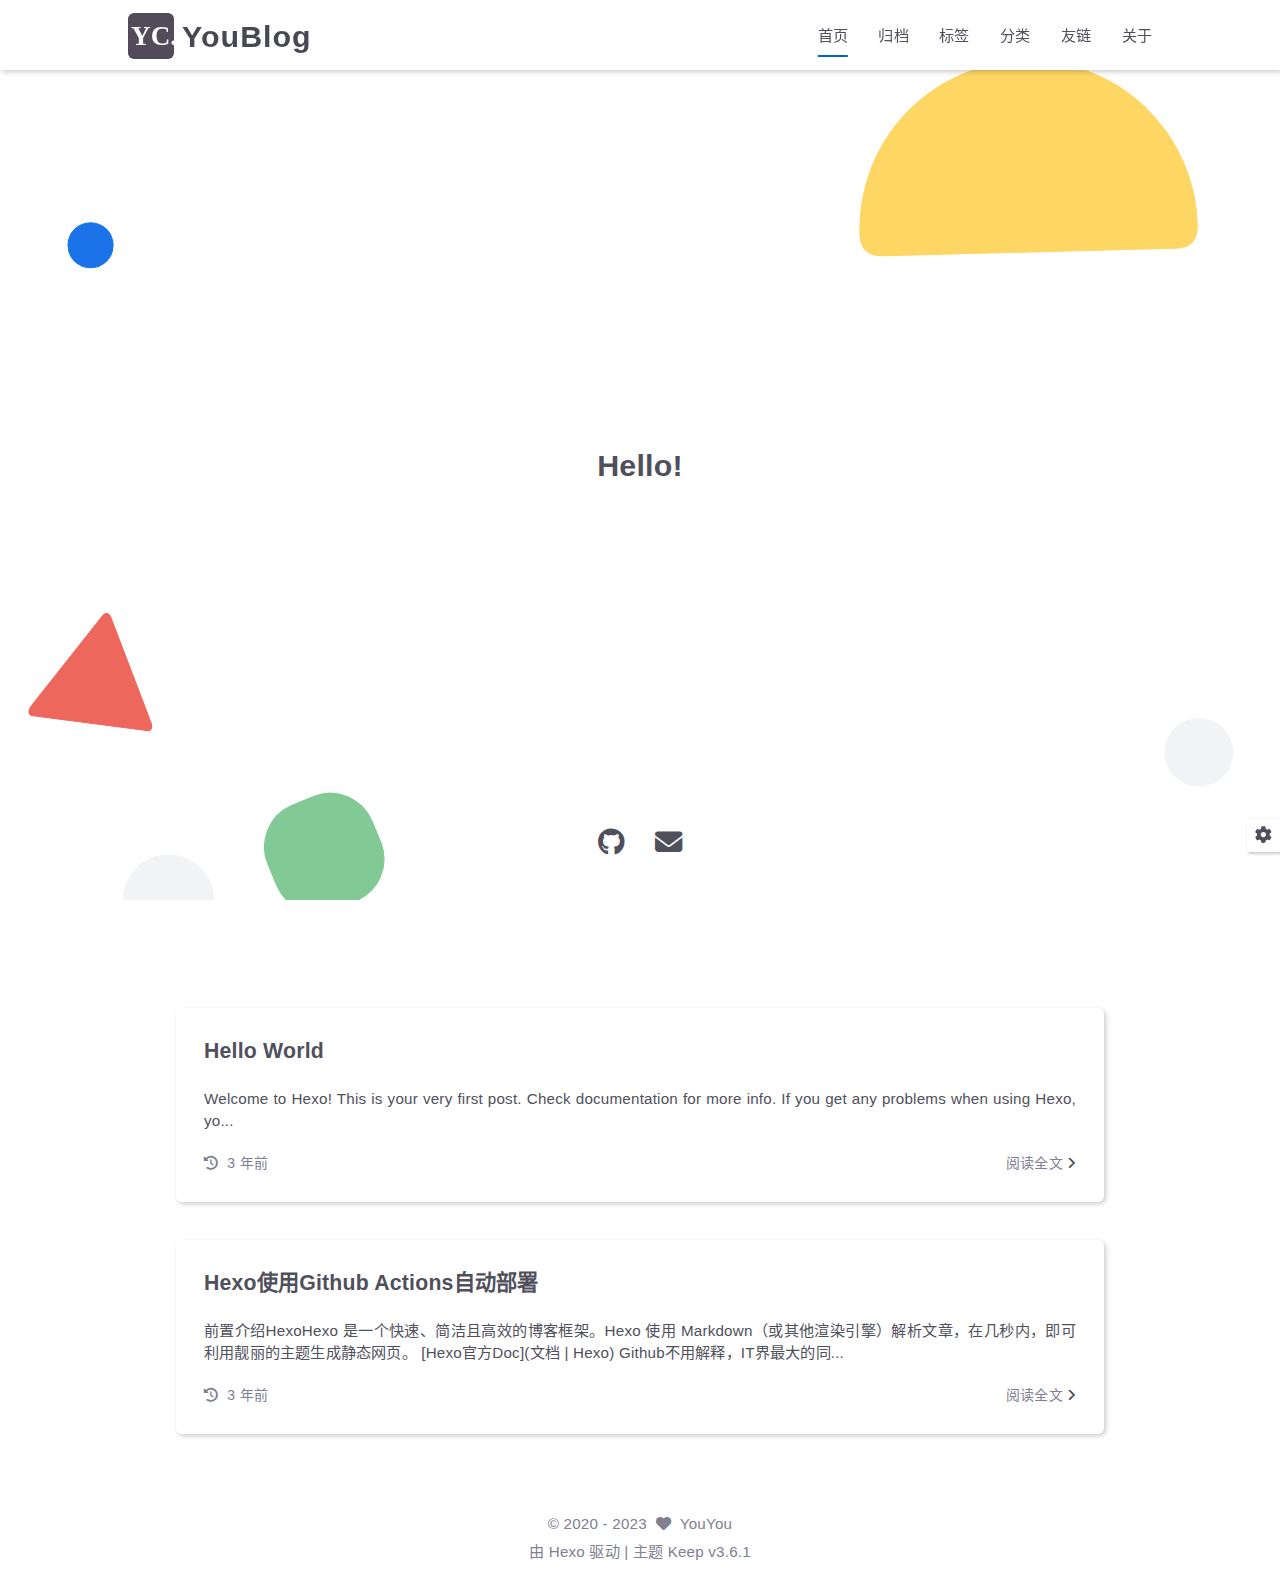
<file: index.html>
<!DOCTYPE html>
<html lang="zh-CN">
<head>
    <meta charset="utf-8">
    <meta name="viewport" content="width=device-width, initial-scale=1, maximum-scale=1">
    <meta name="keywords" content="Hexo Theme Keep">
    <meta name="description" content="一位码农的笔记">
    <meta name="author" content="YouYou">
    
    <title>
        
        YouBlog
    </title>
    
<link rel="stylesheet" href="/css/style.css">

    <link rel="shortcut icon" href="/images/logo.svg">
    
<link rel="stylesheet" href="/font/css/fontawesome.min.css">

    
<link rel="stylesheet" href="/font/css/regular.min.css">

    
<link rel="stylesheet" href="/font/css/solid.min.css">

    
<link rel="stylesheet" href="/font/css/brands.min.css">

    <script id="hexo-configurations">
    let KEEP = window.KEEP || {}
    KEEP.hexo_config = {"hostname":"blog.tomzhou.tk","root":"/","language":"zh-CN"}
    KEEP.theme_config = {"toc":{"enable":true,"number":false,"expand_all":false,"init_open":false},"style":{"primary_color":"#0066cc","logo":"/images/logo.svg","favicon":"/images/logo.svg","avatar":"/images/avatar.svg","font_size":null,"font_family":null,"hover":{"shadow":false,"scale":false},"first_screen":{"enable":true,"header_transparent":false,"background_img":"/images/bg.svg","description":"Hello!","font_color":null,"hitokoto":false},"scroll":{"progress_bar":true,"percent":true}},"local_search":{"enable":false,"preload":false},"code_copy":{},"code_block":{"tools":{"enable":false,"style":"default"},"highlight_theme":"default"},"side_tools":{},"pjax":{"enable":false},"lazyload":{"enable":true},"comment":{"enable":false,"use":"valine","valine":{"appid":null,"appkey":null,"server_urls":null,"placeholder":null},"gitalk":{"github_id":null,"github_admins":null,"repository":null,"client_id":null,"client_secret":null,"proxy":null},"twikoo":{"env_id":null,"region":null,"version":"1.6.8"},"waline":{"server_url":null,"reaction":false,"version":2}},"post":{"author_label":{"enable":true,"auto":true,"custom_label_list":["Trainee","Engineer","Architect"]},"word_count":{"enable":false,"wordcount":false,"min2read":false},"img_align":"left","copyright_info":false},"version":"3.6.1"}
    KEEP.language_ago = {"second":"%s 秒前","minute":"%s 分钟前","hour":"%s 小时前","day":"%s 天前","week":"%s 周前","month":"%s 个月前","year":"%s 年前"}
    KEEP.language_code_block = {"copy":"复制代码","copied":"已复制","fold":"折叠代码块","folded":"已折叠"}
    KEEP.language_copy_copyright = {"copy":"复制版权信息","copied":"已复制","title":"原文标题","author":"原文作者","link":"原文链接"}
  </script>
<meta name="generator" content="Hexo 6.3.0"></head>


<body>
<div class="progress-bar-container">
    
        <span class="scroll-progress-bar"></span>
    

    
</div>


<main class="page-container">

    
        
<div class="first-screen-container flex-center fade-in-down-animation">
    <div class="content flex-center">
        
            <div class="description hitokoto">
                
                    <div class="desc-item">Hello!</div>
                
            </div>
        
        
        
            <div class="s-icon-list">
                
                    
                        
                        <div class="tooltip s-icon-item "
                             data-content="GitHub"
                             data-name="github"
                             
                        >
                            
                                
                                    <a target="_blank" href="https://github.com/cadmael">
                                        <i class="fab fa-github"></i>
                                    </a>
                                
                            
                        </div>
                    
                
                    
                
                    
                
                    
                
                    
                
                    
                
                    
                
                    
                        
                        <div class="tooltip s-icon-item "
                             data-content="Email"
                             data-name="email"
                             
                        >
                            
                                <a href="mailto:target-z@foxmail.com">
                                    <i class="fas fa-envelope"></i>
                                </a>
                            
                        </div>
                    
                
            </div>
        
    </div>
</div>

    

    <div class="page-main-content is-home">

        <div class="page-main-content-top">
            
<header class="header-wrapper">

    <div class="header-content has-first-screen">
        <div class="left">
            
                <a class="logo-image" href="/">
                    <img src="/images/logo.svg">
                </a>
            
            <a class="logo-title" href="/">
               YouBlog
            </a>
        </div>

        <div class="right">
            <div class="pc">
                <ul class="menu-list">
                    
                        <li class="menu-item">
                            <a class="active"
                               href="/"
                            >
                                首页
                            </a>
                        </li>
                    
                        <li class="menu-item">
                            <a class=""
                               href="/archives"
                            >
                                归档
                            </a>
                        </li>
                    
                        <li class="menu-item">
                            <a class=""
                               href="/tags"
                            >
                                标签
                            </a>
                        </li>
                    
                        <li class="menu-item">
                            <a class=""
                               href="/categories"
                            >
                                分类
                            </a>
                        </li>
                    
                        <li class="menu-item">
                            <a class=""
                               href="/links"
                            >
                                友链
                            </a>
                        </li>
                    
                        <li class="menu-item">
                            <a class=""
                               href="/about"
                            >
                                关于
                            </a>
                        </li>
                    
                    
                </ul>
            </div>
            <div class="mobile">
                
                <div class="icon-item menu-bar">
                    <div class="menu-bar-middle"></div>
                </div>
            </div>
        </div>
    </div>

    <div class="header-drawer">
        <ul class="drawer-menu-list">
            
                <li class="drawer-menu-item flex-center">
                    <a class="active"
                       href="/">首页</a>
                </li>
            
                <li class="drawer-menu-item flex-center">
                    <a class=""
                       href="/archives">归档</a>
                </li>
            
                <li class="drawer-menu-item flex-center">
                    <a class=""
                       href="/tags">标签</a>
                </li>
            
                <li class="drawer-menu-item flex-center">
                    <a class=""
                       href="/categories">分类</a>
                </li>
            
                <li class="drawer-menu-item flex-center">
                    <a class=""
                       href="/links">友链</a>
                </li>
            
                <li class="drawer-menu-item flex-center">
                    <a class=""
                       href="/about">关于</a>
                </li>
            
        </ul>
    </div>

    <div class="window-mask"></div>

</header>


        </div>

        <div class="page-main-content-middle">

            <div class="main-content">

                
                    <div class="home-content-container fade-in-down-animation">
    <ul class="home-article-list">
        
            <li class="home-article-item">

                

                <h3 class="home-article-title">
                    <a href="/2023/04/07/hello-world/">
                        Hello World
                    </a>
                </h3>

                <div class="home-article-content keep-markdown-body">
                    
                        Welcome to Hexo! This is your very first post. Check documentation for more info. If you get any problems when using Hexo, yo...
                    
                </div>

                <div class="home-article-meta-info-container">
    <div class="home-article-meta-info">
        <span>
            <i class="fas fa-history"></i>&nbsp;
            <span class="home-article-date" data-updated="Fri Apr 07 2023 09:47:41 GMT+0800">
                2023-04-07
            </span>
        </span>
        
        
    </div>

    <a class="read-more" href="/2023/04/07/hello-world/">阅读全文&nbsp;<i class="fas fa-angle-right"></i></a>
</div>

            </li>
        
            <li class="home-article-item">

                

                <h3 class="home-article-title">
                    <a href="/2023/04/07/Hexo%E4%BD%BF%E7%94%A8Github%20Actions%E8%87%AA%E5%8A%A8%E9%83%A8%E7%BD%B2/">
                        Hexo使用Github Actions自动部署
                    </a>
                </h3>

                <div class="home-article-content keep-markdown-body">
                    
                        前置介绍HexoHexo 是一个快速、简洁且高效的博客框架。Hexo 使用 Markdown（或其他渲染引擎）解析文章，在几秒内，即可利用靓丽的主题生成静态网页。

[Hexo官方Doc](文档 | Hexo)

Github不用解释，IT界最大的同...
                    
                </div>

                <div class="home-article-meta-info-container">
    <div class="home-article-meta-info">
        <span>
            <i class="fas fa-history"></i>&nbsp;
            <span class="home-article-date" data-updated="Fri Apr 07 2023 14:46:34 GMT+0800">
                2023-04-07
            </span>
        </span>
        
        
    </div>

    <a class="read-more" href="/2023/04/07/Hexo%E4%BD%BF%E7%94%A8Github%20Actions%E8%87%AA%E5%8A%A8%E9%83%A8%E7%BD%B2/">阅读全文&nbsp;<i class="fas fa-angle-right"></i></a>
</div>

            </li>
        
    </ul>

    <div class="home-paginator">
        <div class="paginator">
    

    
</div>

    </div>
</div>


                
            </div>

        </div>

        <div class="page-main-content-bottom">
            
<footer class="footer">
    <div class="info-container">
        <div class="copyright-info info-item">
            &copy;
            
                <span>2020</span> -
            
            2023
            
                &nbsp;<i class="fas fa-heart icon-animate"></i>
                &nbsp;<a href="/">YouYou</a>
            
        </div>
        
        <div class="theme-info info-item">
            由 <a target="_blank" href="https://hexo.io">Hexo</a> 驱动&nbsp;|&nbsp;主题&nbsp;<a class="theme-version" target="_blank" href="https://github.com/XPoet/hexo-theme-keep">Keep v3.6.1</a>
        </div>
        
        
    </div>
</footer>

        </div>
    </div>

    

    <div class="right-bottom-side-tools">
        <div class="side-tools-container">
    <ul class="side-tools-list">
        <li class="tools-item tool-font-adjust-plus flex-center">
            <i class="fas fa-search-plus"></i>
        </li>

        <li class="tools-item tool-font-adjust-minus flex-center">
            <i class="fas fa-search-minus"></i>
        </li>

        <li class="tools-item tool-dark-light-toggle flex-center">
            <i class="fas fa-moon"></i>
        </li>

        <!-- rss -->
        

        

        <li class="tools-item tool-scroll-to-bottom flex-center">
            <i class="fas fa-arrow-down"></i>
        </li>
    </ul>

    <ul class="exposed-tools-list">
        <li class="tools-item tool-toggle-show flex-center">
            <i class="fas fa-cog fa-spin"></i>
        </li>
        
            <li class="tools-item tool-scroll-to-top flex-center">
                <i class="arrow-up fas fa-arrow-up"></i>
                <span class="percent"></span>
            </li>
        
    </ul>
</div>

    </div>

    <div class="zoom-in-image-mask">
    <img class="zoom-in-image">
</div>


    

</main>





<script src="/js/utils.js"></script>

<script src="/js/main.js"></script>

<script src="/js/header-shrink.js"></script>

<script src="/js/back2top.js"></script>

<script src="/js/dark-light-toggle.js"></script>









    
<script src="/js/lazyload.js"></script>



<div class="post-scripts">
    
</div>



</body>
</html>
</file>
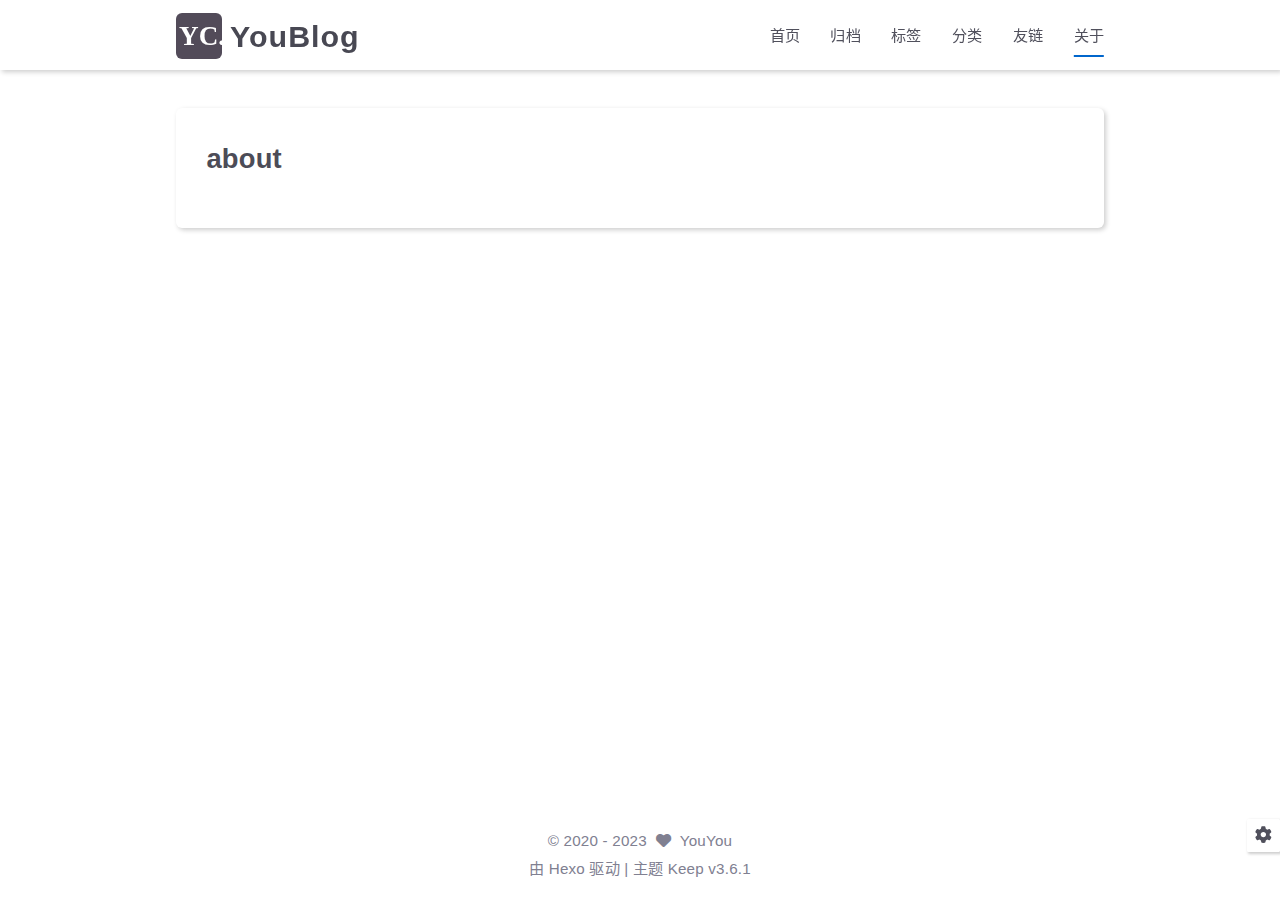
<file: about/index.html>
<!DOCTYPE html>
<html lang="zh-CN">
<head>
    <meta charset="utf-8">
    <meta name="viewport" content="width=device-width, initial-scale=1, maximum-scale=1">
    <meta name="keywords" content="Hexo Theme Keep">
    <meta name="description" content="一位码农的笔记">
    <meta name="author" content="YouYou">
    
    <title>
        
            关于 |
        
        YouBlog
    </title>
    
<link rel="stylesheet" href="/css/style.css">

    <link rel="shortcut icon" href="/images/logo.svg">
    
<link rel="stylesheet" href="/font/css/fontawesome.min.css">

    
<link rel="stylesheet" href="/font/css/regular.min.css">

    
<link rel="stylesheet" href="/font/css/solid.min.css">

    
<link rel="stylesheet" href="/font/css/brands.min.css">

    <script id="hexo-configurations">
    let KEEP = window.KEEP || {}
    KEEP.hexo_config = {"hostname":"blog.tomzhou.tk","root":"/","language":"zh-CN"}
    KEEP.theme_config = {"toc":{"enable":true,"number":false,"expand_all":false,"init_open":false},"style":{"primary_color":"#0066cc","logo":"/images/logo.svg","favicon":"/images/logo.svg","avatar":"/images/avatar.svg","font_size":null,"font_family":null,"hover":{"shadow":false,"scale":false},"first_screen":{"enable":true,"header_transparent":false,"background_img":"/images/bg.svg","description":"Hello!","font_color":null,"hitokoto":false},"scroll":{"progress_bar":true,"percent":true}},"local_search":{"enable":false,"preload":false},"code_copy":{},"code_block":{"tools":{"enable":false,"style":"default"},"highlight_theme":"default"},"side_tools":{},"pjax":{"enable":false},"lazyload":{"enable":true},"comment":{"enable":false,"use":"valine","valine":{"appid":null,"appkey":null,"server_urls":null,"placeholder":null},"gitalk":{"github_id":null,"github_admins":null,"repository":null,"client_id":null,"client_secret":null,"proxy":null},"twikoo":{"env_id":null,"region":null,"version":"1.6.8"},"waline":{"server_url":null,"reaction":false,"version":2}},"post":{"author_label":{"enable":true,"auto":true,"custom_label_list":["Trainee","Engineer","Architect"]},"word_count":{"enable":false,"wordcount":false,"min2read":false},"img_align":"left","copyright_info":false},"version":"3.6.1"}
    KEEP.language_ago = {"second":"%s 秒前","minute":"%s 分钟前","hour":"%s 小时前","day":"%s 天前","week":"%s 周前","month":"%s 个月前","year":"%s 年前"}
    KEEP.language_code_block = {"copy":"复制代码","copied":"已复制","fold":"折叠代码块","folded":"已折叠"}
    KEEP.language_copy_copyright = {"copy":"复制版权信息","copied":"已复制","title":"原文标题","author":"原文作者","link":"原文链接"}
  </script>
<meta name="generator" content="Hexo 6.3.0"></head>


<body>
<div class="progress-bar-container">
    
        <span class="scroll-progress-bar"></span>
    

    
</div>


<main class="page-container">

    

    <div class="page-main-content">

        <div class="page-main-content-top">
            
<header class="header-wrapper">

    <div class="header-content">
        <div class="left">
            
                <a class="logo-image" href="/">
                    <img src="/images/logo.svg">
                </a>
            
            <a class="logo-title" href="/">
               YouBlog
            </a>
        </div>

        <div class="right">
            <div class="pc">
                <ul class="menu-list">
                    
                        <li class="menu-item">
                            <a class=""
                               href="/"
                            >
                                首页
                            </a>
                        </li>
                    
                        <li class="menu-item">
                            <a class=""
                               href="/archives"
                            >
                                归档
                            </a>
                        </li>
                    
                        <li class="menu-item">
                            <a class=""
                               href="/tags"
                            >
                                标签
                            </a>
                        </li>
                    
                        <li class="menu-item">
                            <a class=""
                               href="/categories"
                            >
                                分类
                            </a>
                        </li>
                    
                        <li class="menu-item">
                            <a class=""
                               href="/links"
                            >
                                友链
                            </a>
                        </li>
                    
                        <li class="menu-item">
                            <a class="active"
                               href="/about"
                            >
                                关于
                            </a>
                        </li>
                    
                    
                </ul>
            </div>
            <div class="mobile">
                
                <div class="icon-item menu-bar">
                    <div class="menu-bar-middle"></div>
                </div>
            </div>
        </div>
    </div>

    <div class="header-drawer">
        <ul class="drawer-menu-list">
            
                <li class="drawer-menu-item flex-center">
                    <a class=""
                       href="/">首页</a>
                </li>
            
                <li class="drawer-menu-item flex-center">
                    <a class=""
                       href="/archives">归档</a>
                </li>
            
                <li class="drawer-menu-item flex-center">
                    <a class=""
                       href="/tags">标签</a>
                </li>
            
                <li class="drawer-menu-item flex-center">
                    <a class=""
                       href="/categories">分类</a>
                </li>
            
                <li class="drawer-menu-item flex-center">
                    <a class=""
                       href="/links">友链</a>
                </li>
            
                <li class="drawer-menu-item flex-center">
                    <a class="active"
                       href="/about">关于</a>
                </li>
            
        </ul>
    </div>

    <div class="window-mask"></div>

</header>


        </div>

        <div class="page-main-content-middle">

            <div class="main-content">

                
                    
<div class="fade-in-down-animation">
    <div class="page-template-container">
        
        
        <div class="page-template-content keep-markdown-body">
            
                <h1>about</h1>
            
        </div>
        
    </div>
</div>


                
            </div>

        </div>

        <div class="page-main-content-bottom">
            
<footer class="footer">
    <div class="info-container">
        <div class="copyright-info info-item">
            &copy;
            
                <span>2020</span> -
            
            2023
            
                &nbsp;<i class="fas fa-heart icon-animate"></i>
                &nbsp;<a href="/">YouYou</a>
            
        </div>
        
        <div class="theme-info info-item">
            由 <a target="_blank" href="https://hexo.io">Hexo</a> 驱动&nbsp;|&nbsp;主题&nbsp;<a class="theme-version" target="_blank" href="https://github.com/XPoet/hexo-theme-keep">Keep v3.6.1</a>
        </div>
        
        
    </div>
</footer>

        </div>
    </div>

    

    <div class="right-bottom-side-tools">
        <div class="side-tools-container">
    <ul class="side-tools-list">
        <li class="tools-item tool-font-adjust-plus flex-center">
            <i class="fas fa-search-plus"></i>
        </li>

        <li class="tools-item tool-font-adjust-minus flex-center">
            <i class="fas fa-search-minus"></i>
        </li>

        <li class="tools-item tool-dark-light-toggle flex-center">
            <i class="fas fa-moon"></i>
        </li>

        <!-- rss -->
        

        

        <li class="tools-item tool-scroll-to-bottom flex-center">
            <i class="fas fa-arrow-down"></i>
        </li>
    </ul>

    <ul class="exposed-tools-list">
        <li class="tools-item tool-toggle-show flex-center">
            <i class="fas fa-cog fa-spin"></i>
        </li>
        
            <li class="tools-item tool-scroll-to-top flex-center">
                <i class="arrow-up fas fa-arrow-up"></i>
                <span class="percent"></span>
            </li>
        
    </ul>
</div>

    </div>

    <div class="zoom-in-image-mask">
    <img class="zoom-in-image">
</div>


    

</main>




<script src="/js/utils.js"></script>

<script src="/js/main.js"></script>

<script src="/js/header-shrink.js"></script>

<script src="/js/back2top.js"></script>

<script src="/js/dark-light-toggle.js"></script>









    
<script src="/js/lazyload.js"></script>



<div class="post-scripts">
    
</div>



</body>
</html>
</file>
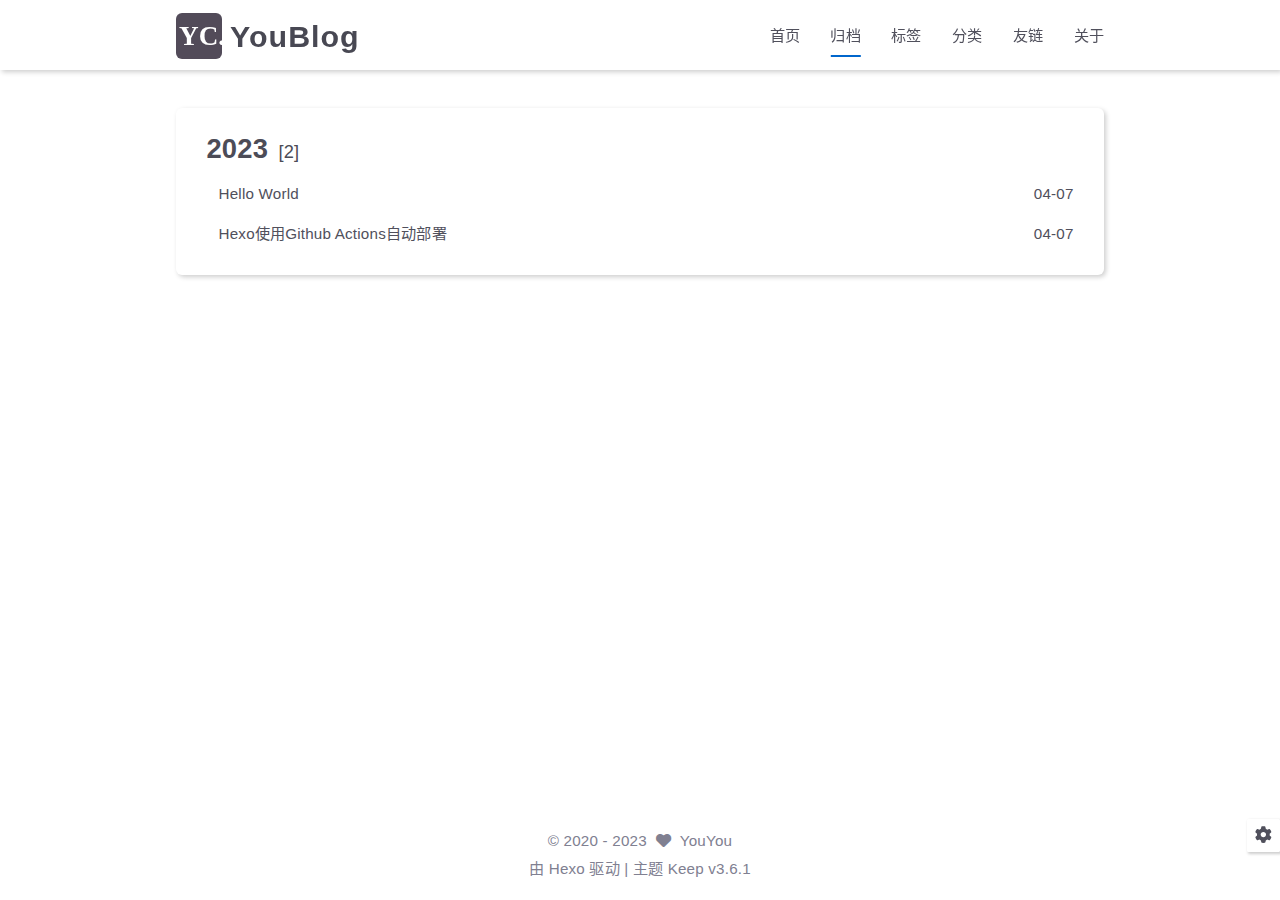
<file: archives/index.html>
<!DOCTYPE html>
<html lang="zh-CN">
<head>
    <meta charset="utf-8">
    <meta name="viewport" content="width=device-width, initial-scale=1, maximum-scale=1">
    <meta name="keywords" content="Hexo Theme Keep">
    <meta name="description" content="一位码农的笔记">
    <meta name="author" content="YouYou">
    
    <title>
        
            归档 |
        
        YouBlog
    </title>
    
<link rel="stylesheet" href="/css/style.css">

    <link rel="shortcut icon" href="/images/logo.svg">
    
<link rel="stylesheet" href="/font/css/fontawesome.min.css">

    
<link rel="stylesheet" href="/font/css/regular.min.css">

    
<link rel="stylesheet" href="/font/css/solid.min.css">

    
<link rel="stylesheet" href="/font/css/brands.min.css">

    <script id="hexo-configurations">
    let KEEP = window.KEEP || {}
    KEEP.hexo_config = {"hostname":"blog.tomzhou.tk","root":"/","language":"zh-CN"}
    KEEP.theme_config = {"toc":{"enable":true,"number":false,"expand_all":false,"init_open":false},"style":{"primary_color":"#0066cc","logo":"/images/logo.svg","favicon":"/images/logo.svg","avatar":"/images/avatar.svg","font_size":null,"font_family":null,"hover":{"shadow":false,"scale":false},"first_screen":{"enable":true,"header_transparent":false,"background_img":"/images/bg.svg","description":"Hello!","font_color":null,"hitokoto":false},"scroll":{"progress_bar":true,"percent":true}},"local_search":{"enable":false,"preload":false},"code_copy":{},"code_block":{"tools":{"enable":false,"style":"default"},"highlight_theme":"default"},"side_tools":{},"pjax":{"enable":false},"lazyload":{"enable":true},"comment":{"enable":false,"use":"valine","valine":{"appid":null,"appkey":null,"server_urls":null,"placeholder":null},"gitalk":{"github_id":null,"github_admins":null,"repository":null,"client_id":null,"client_secret":null,"proxy":null},"twikoo":{"env_id":null,"region":null,"version":"1.6.8"},"waline":{"server_url":null,"reaction":false,"version":2}},"post":{"author_label":{"enable":true,"auto":true,"custom_label_list":["Trainee","Engineer","Architect"]},"word_count":{"enable":false,"wordcount":false,"min2read":false},"img_align":"left","copyright_info":false},"version":"3.6.1"}
    KEEP.language_ago = {"second":"%s 秒前","minute":"%s 分钟前","hour":"%s 小时前","day":"%s 天前","week":"%s 周前","month":"%s 个月前","year":"%s 年前"}
    KEEP.language_code_block = {"copy":"复制代码","copied":"已复制","fold":"折叠代码块","folded":"已折叠"}
    KEEP.language_copy_copyright = {"copy":"复制版权信息","copied":"已复制","title":"原文标题","author":"原文作者","link":"原文链接"}
  </script>
<meta name="generator" content="Hexo 6.3.0"></head>


<body>
<div class="progress-bar-container">
    
        <span class="scroll-progress-bar"></span>
    

    
</div>


<main class="page-container">

    

    <div class="page-main-content">

        <div class="page-main-content-top">
            
<header class="header-wrapper">

    <div class="header-content">
        <div class="left">
            
                <a class="logo-image" href="/">
                    <img src="/images/logo.svg">
                </a>
            
            <a class="logo-title" href="/">
               YouBlog
            </a>
        </div>

        <div class="right">
            <div class="pc">
                <ul class="menu-list">
                    
                        <li class="menu-item">
                            <a class=""
                               href="/"
                            >
                                首页
                            </a>
                        </li>
                    
                        <li class="menu-item">
                            <a class="active"
                               href="/archives"
                            >
                                归档
                            </a>
                        </li>
                    
                        <li class="menu-item">
                            <a class=""
                               href="/tags"
                            >
                                标签
                            </a>
                        </li>
                    
                        <li class="menu-item">
                            <a class=""
                               href="/categories"
                            >
                                分类
                            </a>
                        </li>
                    
                        <li class="menu-item">
                            <a class=""
                               href="/links"
                            >
                                友链
                            </a>
                        </li>
                    
                        <li class="menu-item">
                            <a class=""
                               href="/about"
                            >
                                关于
                            </a>
                        </li>
                    
                    
                </ul>
            </div>
            <div class="mobile">
                
                <div class="icon-item menu-bar">
                    <div class="menu-bar-middle"></div>
                </div>
            </div>
        </div>
    </div>

    <div class="header-drawer">
        <ul class="drawer-menu-list">
            
                <li class="drawer-menu-item flex-center">
                    <a class=""
                       href="/">首页</a>
                </li>
            
                <li class="drawer-menu-item flex-center">
                    <a class="active"
                       href="/archives">归档</a>
                </li>
            
                <li class="drawer-menu-item flex-center">
                    <a class=""
                       href="/tags">标签</a>
                </li>
            
                <li class="drawer-menu-item flex-center">
                    <a class=""
                       href="/categories">分类</a>
                </li>
            
                <li class="drawer-menu-item flex-center">
                    <a class=""
                       href="/links">友链</a>
                </li>
            
                <li class="drawer-menu-item flex-center">
                    <a class=""
                       href="/about">关于</a>
                </li>
            
        </ul>
    </div>

    <div class="window-mask"></div>

</header>


        </div>

        <div class="page-main-content-middle">

            <div class="main-content">

                
                    <div class="fade-in-down-animation">
    <div class="archive-container ">
        
<div class="archive-list-container">
    
        <section class="archive-item">
            <div class="archive-item-header">
                <span class="archive-year">2023</span>
                <span class="archive-year-post-count">[2]</span>
            </div>
            <ul class="article-list">
                
                    <li class="article-item">
                        <a class="article-title"
                           href="/2023/04/07/hello-world/"
                        >Hello World</a>
                        <span class="article-date">04-07</span>
                    </li>
                
                    <li class="article-item">
                        <a class="article-title"
                           href="/2023/04/07/Hexo%E4%BD%BF%E7%94%A8Github%20Actions%E8%87%AA%E5%8A%A8%E9%83%A8%E7%BD%B2/"
                        >Hexo使用Github Actions自动部署</a>
                        <span class="article-date">04-07</span>
                    </li>
                
            </ul>
        </section>
    
</div>

    </div>
</div>

                
            </div>

        </div>

        <div class="page-main-content-bottom">
            
<footer class="footer">
    <div class="info-container">
        <div class="copyright-info info-item">
            &copy;
            
                <span>2020</span> -
            
            2023
            
                &nbsp;<i class="fas fa-heart icon-animate"></i>
                &nbsp;<a href="/">YouYou</a>
            
        </div>
        
        <div class="theme-info info-item">
            由 <a target="_blank" href="https://hexo.io">Hexo</a> 驱动&nbsp;|&nbsp;主题&nbsp;<a class="theme-version" target="_blank" href="https://github.com/XPoet/hexo-theme-keep">Keep v3.6.1</a>
        </div>
        
        
    </div>
</footer>

        </div>
    </div>

    

    <div class="right-bottom-side-tools">
        <div class="side-tools-container">
    <ul class="side-tools-list">
        <li class="tools-item tool-font-adjust-plus flex-center">
            <i class="fas fa-search-plus"></i>
        </li>

        <li class="tools-item tool-font-adjust-minus flex-center">
            <i class="fas fa-search-minus"></i>
        </li>

        <li class="tools-item tool-dark-light-toggle flex-center">
            <i class="fas fa-moon"></i>
        </li>

        <!-- rss -->
        

        

        <li class="tools-item tool-scroll-to-bottom flex-center">
            <i class="fas fa-arrow-down"></i>
        </li>
    </ul>

    <ul class="exposed-tools-list">
        <li class="tools-item tool-toggle-show flex-center">
            <i class="fas fa-cog fa-spin"></i>
        </li>
        
            <li class="tools-item tool-scroll-to-top flex-center">
                <i class="arrow-up fas fa-arrow-up"></i>
                <span class="percent"></span>
            </li>
        
    </ul>
</div>

    </div>

    <div class="zoom-in-image-mask">
    <img class="zoom-in-image">
</div>


    

</main>




<script src="/js/utils.js"></script>

<script src="/js/main.js"></script>

<script src="/js/header-shrink.js"></script>

<script src="/js/back2top.js"></script>

<script src="/js/dark-light-toggle.js"></script>









    
<script src="/js/lazyload.js"></script>



<div class="post-scripts">
    
</div>



</body>
</html>
</file>
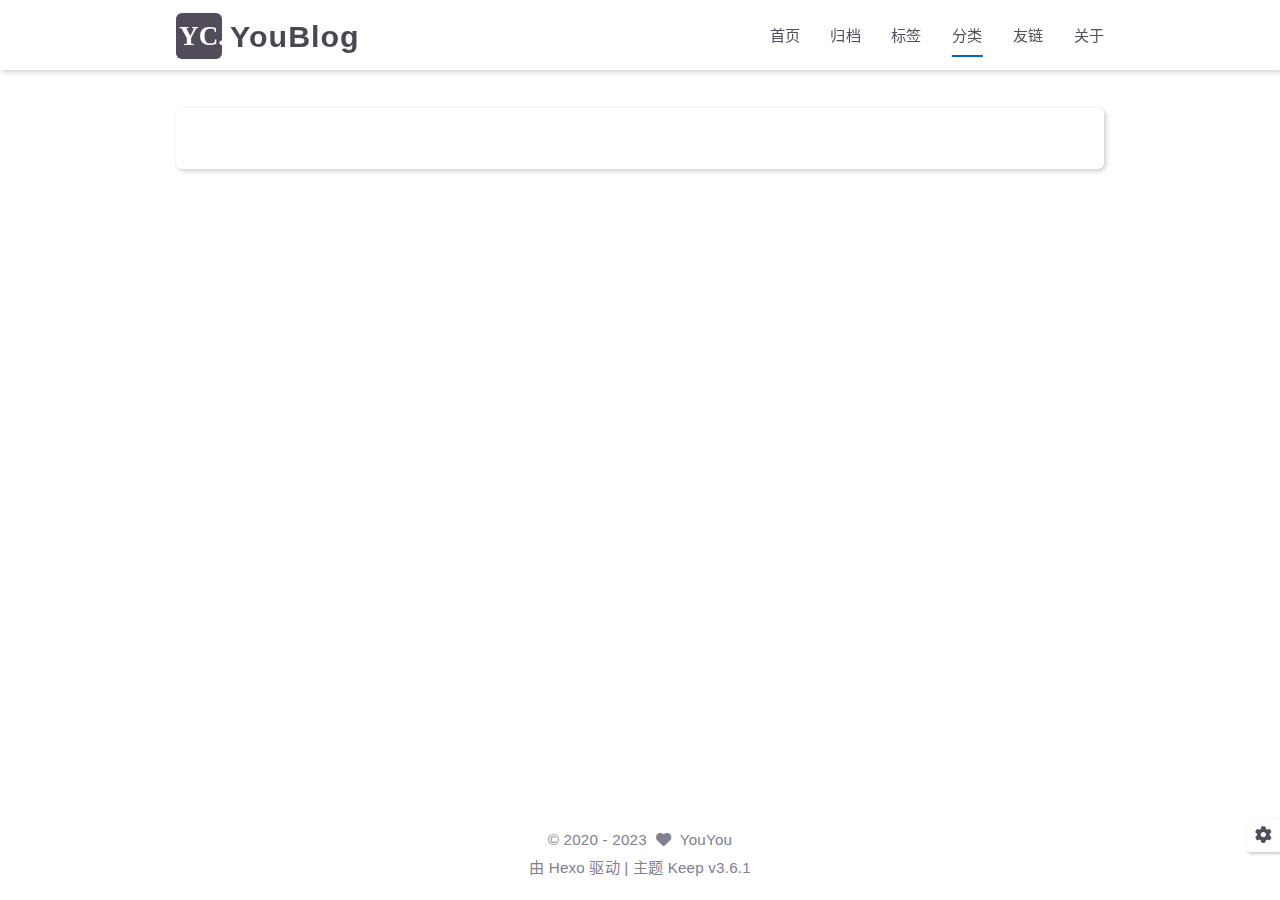
<file: categories/index.html>
<!DOCTYPE html>
<html lang="zh-CN">
<head>
    <meta charset="utf-8">
    <meta name="viewport" content="width=device-width, initial-scale=1, maximum-scale=1">
    <meta name="keywords" content="Hexo Theme Keep">
    <meta name="description" content="一位码农的笔记">
    <meta name="author" content="YouYou">
    
    <title>
        
            分类 |
        
        YouBlog
    </title>
    
<link rel="stylesheet" href="/css/style.css">

    <link rel="shortcut icon" href="/images/logo.svg">
    
<link rel="stylesheet" href="/font/css/fontawesome.min.css">

    
<link rel="stylesheet" href="/font/css/regular.min.css">

    
<link rel="stylesheet" href="/font/css/solid.min.css">

    
<link rel="stylesheet" href="/font/css/brands.min.css">

    <script id="hexo-configurations">
    let KEEP = window.KEEP || {}
    KEEP.hexo_config = {"hostname":"blog.tomzhou.tk","root":"/","language":"zh-CN"}
    KEEP.theme_config = {"toc":{"enable":true,"number":false,"expand_all":false,"init_open":false},"style":{"primary_color":"#0066cc","logo":"/images/logo.svg","favicon":"/images/logo.svg","avatar":"/images/avatar.svg","font_size":null,"font_family":null,"hover":{"shadow":false,"scale":false},"first_screen":{"enable":true,"header_transparent":false,"background_img":"/images/bg.svg","description":"Hello!","font_color":null,"hitokoto":false},"scroll":{"progress_bar":true,"percent":true}},"local_search":{"enable":false,"preload":false},"code_copy":{},"code_block":{"tools":{"enable":false,"style":"default"},"highlight_theme":"default"},"side_tools":{},"pjax":{"enable":false},"lazyload":{"enable":true},"comment":{"enable":false,"use":"valine","valine":{"appid":null,"appkey":null,"server_urls":null,"placeholder":null},"gitalk":{"github_id":null,"github_admins":null,"repository":null,"client_id":null,"client_secret":null,"proxy":null},"twikoo":{"env_id":null,"region":null,"version":"1.6.8"},"waline":{"server_url":null,"reaction":false,"version":2}},"post":{"author_label":{"enable":true,"auto":true,"custom_label_list":["Trainee","Engineer","Architect"]},"word_count":{"enable":false,"wordcount":false,"min2read":false},"img_align":"left","copyright_info":false},"version":"3.6.1"}
    KEEP.language_ago = {"second":"%s 秒前","minute":"%s 分钟前","hour":"%s 小时前","day":"%s 天前","week":"%s 周前","month":"%s 个月前","year":"%s 年前"}
    KEEP.language_code_block = {"copy":"复制代码","copied":"已复制","fold":"折叠代码块","folded":"已折叠"}
    KEEP.language_copy_copyright = {"copy":"复制版权信息","copied":"已复制","title":"原文标题","author":"原文作者","link":"原文链接"}
  </script>
<meta name="generator" content="Hexo 6.3.0"></head>


<body>
<div class="progress-bar-container">
    
        <span class="scroll-progress-bar"></span>
    

    
</div>


<main class="page-container">

    

    <div class="page-main-content">

        <div class="page-main-content-top">
            
<header class="header-wrapper">

    <div class="header-content">
        <div class="left">
            
                <a class="logo-image" href="/">
                    <img src="/images/logo.svg">
                </a>
            
            <a class="logo-title" href="/">
               YouBlog
            </a>
        </div>

        <div class="right">
            <div class="pc">
                <ul class="menu-list">
                    
                        <li class="menu-item">
                            <a class=""
                               href="/"
                            >
                                首页
                            </a>
                        </li>
                    
                        <li class="menu-item">
                            <a class=""
                               href="/archives"
                            >
                                归档
                            </a>
                        </li>
                    
                        <li class="menu-item">
                            <a class=""
                               href="/tags"
                            >
                                标签
                            </a>
                        </li>
                    
                        <li class="menu-item">
                            <a class="active"
                               href="/categories"
                            >
                                分类
                            </a>
                        </li>
                    
                        <li class="menu-item">
                            <a class=""
                               href="/links"
                            >
                                友链
                            </a>
                        </li>
                    
                        <li class="menu-item">
                            <a class=""
                               href="/about"
                            >
                                关于
                            </a>
                        </li>
                    
                    
                </ul>
            </div>
            <div class="mobile">
                
                <div class="icon-item menu-bar">
                    <div class="menu-bar-middle"></div>
                </div>
            </div>
        </div>
    </div>

    <div class="header-drawer">
        <ul class="drawer-menu-list">
            
                <li class="drawer-menu-item flex-center">
                    <a class=""
                       href="/">首页</a>
                </li>
            
                <li class="drawer-menu-item flex-center">
                    <a class=""
                       href="/archives">归档</a>
                </li>
            
                <li class="drawer-menu-item flex-center">
                    <a class=""
                       href="/tags">标签</a>
                </li>
            
                <li class="drawer-menu-item flex-center">
                    <a class="active"
                       href="/categories">分类</a>
                </li>
            
                <li class="drawer-menu-item flex-center">
                    <a class=""
                       href="/links">友链</a>
                </li>
            
                <li class="drawer-menu-item flex-center">
                    <a class=""
                       href="/about">关于</a>
                </li>
            
        </ul>
    </div>

    <div class="window-mask"></div>

</header>


        </div>

        <div class="page-main-content-middle">

            <div class="main-content">

                
                    <div class="fade-in-down-animation">
    <div class="category-list-container">
        <div class="category-list-content">
            
        </div>
        <div class="category-comments">
            
        </div>
    </div>
</div>


                
            </div>

        </div>

        <div class="page-main-content-bottom">
            
<footer class="footer">
    <div class="info-container">
        <div class="copyright-info info-item">
            &copy;
            
                <span>2020</span> -
            
            2023
            
                &nbsp;<i class="fas fa-heart icon-animate"></i>
                &nbsp;<a href="/">YouYou</a>
            
        </div>
        
        <div class="theme-info info-item">
            由 <a target="_blank" href="https://hexo.io">Hexo</a> 驱动&nbsp;|&nbsp;主题&nbsp;<a class="theme-version" target="_blank" href="https://github.com/XPoet/hexo-theme-keep">Keep v3.6.1</a>
        </div>
        
        
    </div>
</footer>

        </div>
    </div>

    

    <div class="right-bottom-side-tools">
        <div class="side-tools-container">
    <ul class="side-tools-list">
        <li class="tools-item tool-font-adjust-plus flex-center">
            <i class="fas fa-search-plus"></i>
        </li>

        <li class="tools-item tool-font-adjust-minus flex-center">
            <i class="fas fa-search-minus"></i>
        </li>

        <li class="tools-item tool-dark-light-toggle flex-center">
            <i class="fas fa-moon"></i>
        </li>

        <!-- rss -->
        

        

        <li class="tools-item tool-scroll-to-bottom flex-center">
            <i class="fas fa-arrow-down"></i>
        </li>
    </ul>

    <ul class="exposed-tools-list">
        <li class="tools-item tool-toggle-show flex-center">
            <i class="fas fa-cog fa-spin"></i>
        </li>
        
            <li class="tools-item tool-scroll-to-top flex-center">
                <i class="arrow-up fas fa-arrow-up"></i>
                <span class="percent"></span>
            </li>
        
    </ul>
</div>

    </div>

    <div class="zoom-in-image-mask">
    <img class="zoom-in-image">
</div>


    

</main>




<script src="/js/utils.js"></script>

<script src="/js/main.js"></script>

<script src="/js/header-shrink.js"></script>

<script src="/js/back2top.js"></script>

<script src="/js/dark-light-toggle.js"></script>









    
<script src="/js/lazyload.js"></script>



<div class="post-scripts">
    
</div>



</body>
</html>
</file>
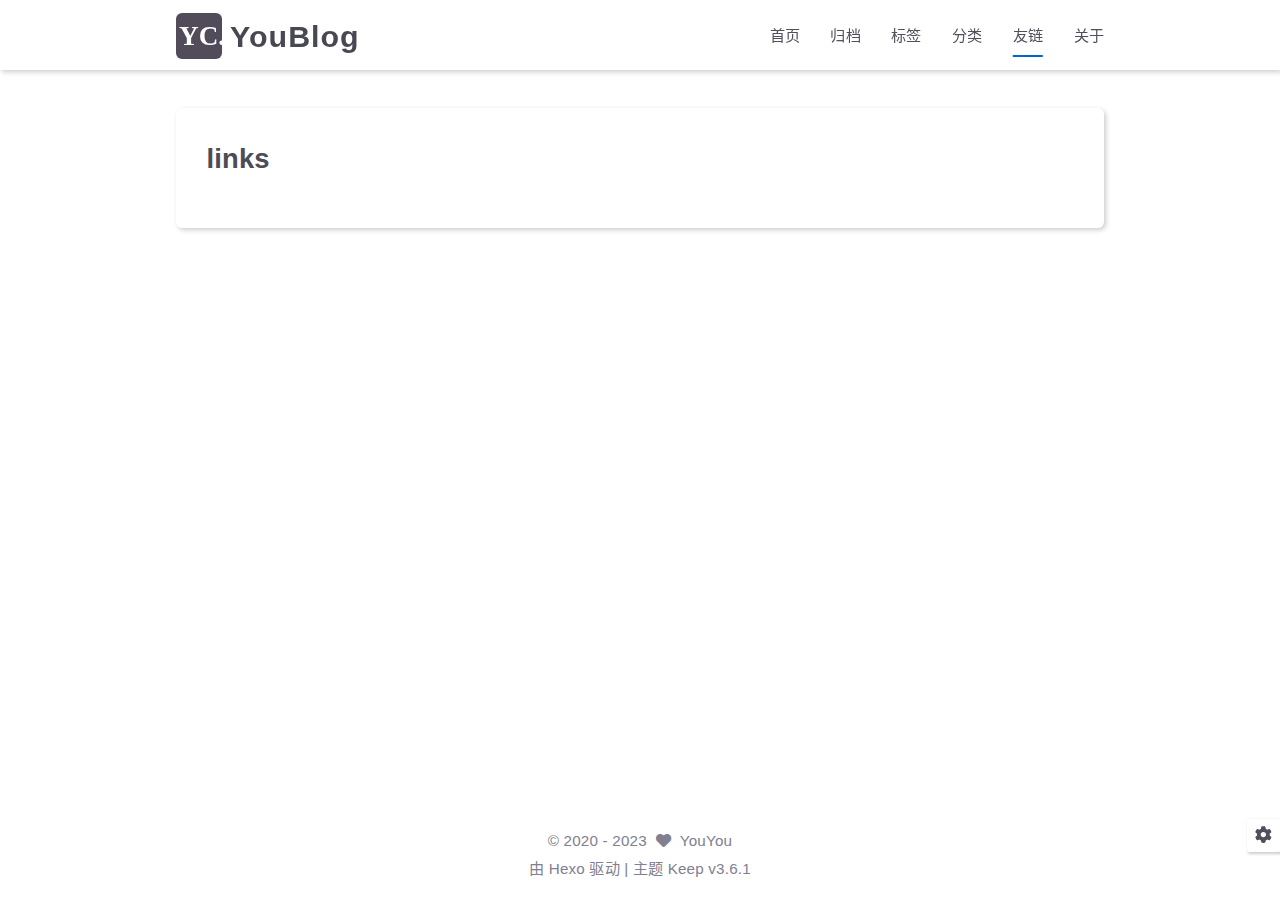
<file: links/index.html>
<!DOCTYPE html>
<html lang="zh-CN">
<head>
    <meta charset="utf-8">
    <meta name="viewport" content="width=device-width, initial-scale=1, maximum-scale=1">
    <meta name="keywords" content="Hexo Theme Keep">
    <meta name="description" content="一位码农的笔记">
    <meta name="author" content="YouYou">
    
    <title>
        
            友链 |
        
        YouBlog
    </title>
    
<link rel="stylesheet" href="/css/style.css">

    <link rel="shortcut icon" href="/images/logo.svg">
    
<link rel="stylesheet" href="/font/css/fontawesome.min.css">

    
<link rel="stylesheet" href="/font/css/regular.min.css">

    
<link rel="stylesheet" href="/font/css/solid.min.css">

    
<link rel="stylesheet" href="/font/css/brands.min.css">

    <script id="hexo-configurations">
    let KEEP = window.KEEP || {}
    KEEP.hexo_config = {"hostname":"blog.tomzhou.tk","root":"/","language":"zh-CN"}
    KEEP.theme_config = {"toc":{"enable":true,"number":false,"expand_all":false,"init_open":false},"style":{"primary_color":"#0066cc","logo":"/images/logo.svg","favicon":"/images/logo.svg","avatar":"/images/avatar.svg","font_size":null,"font_family":null,"hover":{"shadow":false,"scale":false},"first_screen":{"enable":true,"header_transparent":false,"background_img":"/images/bg.svg","description":"Hello!","font_color":null,"hitokoto":false},"scroll":{"progress_bar":true,"percent":true}},"local_search":{"enable":false,"preload":false},"code_copy":{},"code_block":{"tools":{"enable":false,"style":"default"},"highlight_theme":"default"},"side_tools":{},"pjax":{"enable":false},"lazyload":{"enable":true},"comment":{"enable":false,"use":"valine","valine":{"appid":null,"appkey":null,"server_urls":null,"placeholder":null},"gitalk":{"github_id":null,"github_admins":null,"repository":null,"client_id":null,"client_secret":null,"proxy":null},"twikoo":{"env_id":null,"region":null,"version":"1.6.8"},"waline":{"server_url":null,"reaction":false,"version":2}},"post":{"author_label":{"enable":true,"auto":true,"custom_label_list":["Trainee","Engineer","Architect"]},"word_count":{"enable":false,"wordcount":false,"min2read":false},"img_align":"left","copyright_info":false},"version":"3.6.1"}
    KEEP.language_ago = {"second":"%s 秒前","minute":"%s 分钟前","hour":"%s 小时前","day":"%s 天前","week":"%s 周前","month":"%s 个月前","year":"%s 年前"}
    KEEP.language_code_block = {"copy":"复制代码","copied":"已复制","fold":"折叠代码块","folded":"已折叠"}
    KEEP.language_copy_copyright = {"copy":"复制版权信息","copied":"已复制","title":"原文标题","author":"原文作者","link":"原文链接"}
  </script>
<meta name="generator" content="Hexo 6.3.0"></head>


<body>
<div class="progress-bar-container">
    
        <span class="scroll-progress-bar"></span>
    

    
</div>


<main class="page-container">

    

    <div class="page-main-content">

        <div class="page-main-content-top">
            
<header class="header-wrapper">

    <div class="header-content">
        <div class="left">
            
                <a class="logo-image" href="/">
                    <img src="/images/logo.svg">
                </a>
            
            <a class="logo-title" href="/">
               YouBlog
            </a>
        </div>

        <div class="right">
            <div class="pc">
                <ul class="menu-list">
                    
                        <li class="menu-item">
                            <a class=""
                               href="/"
                            >
                                首页
                            </a>
                        </li>
                    
                        <li class="menu-item">
                            <a class=""
                               href="/archives"
                            >
                                归档
                            </a>
                        </li>
                    
                        <li class="menu-item">
                            <a class=""
                               href="/tags"
                            >
                                标签
                            </a>
                        </li>
                    
                        <li class="menu-item">
                            <a class=""
                               href="/categories"
                            >
                                分类
                            </a>
                        </li>
                    
                        <li class="menu-item">
                            <a class="active"
                               href="/links"
                            >
                                友链
                            </a>
                        </li>
                    
                        <li class="menu-item">
                            <a class=""
                               href="/about"
                            >
                                关于
                            </a>
                        </li>
                    
                    
                </ul>
            </div>
            <div class="mobile">
                
                <div class="icon-item menu-bar">
                    <div class="menu-bar-middle"></div>
                </div>
            </div>
        </div>
    </div>

    <div class="header-drawer">
        <ul class="drawer-menu-list">
            
                <li class="drawer-menu-item flex-center">
                    <a class=""
                       href="/">首页</a>
                </li>
            
                <li class="drawer-menu-item flex-center">
                    <a class=""
                       href="/archives">归档</a>
                </li>
            
                <li class="drawer-menu-item flex-center">
                    <a class=""
                       href="/tags">标签</a>
                </li>
            
                <li class="drawer-menu-item flex-center">
                    <a class=""
                       href="/categories">分类</a>
                </li>
            
                <li class="drawer-menu-item flex-center">
                    <a class="active"
                       href="/links">友链</a>
                </li>
            
                <li class="drawer-menu-item flex-center">
                    <a class=""
                       href="/about">关于</a>
                </li>
            
        </ul>
    </div>

    <div class="window-mask"></div>

</header>


        </div>

        <div class="page-main-content-middle">

            <div class="main-content">

                
                    
<div class="fade-in-down-animation">
    <div class="page-template-container">
        
        
        <div class="page-template-content keep-markdown-body">
            
                <h1>links</h1>
            
        </div>
        
    </div>
</div>


                
            </div>

        </div>

        <div class="page-main-content-bottom">
            
<footer class="footer">
    <div class="info-container">
        <div class="copyright-info info-item">
            &copy;
            
                <span>2020</span> -
            
            2023
            
                &nbsp;<i class="fas fa-heart icon-animate"></i>
                &nbsp;<a href="/">YouYou</a>
            
        </div>
        
        <div class="theme-info info-item">
            由 <a target="_blank" href="https://hexo.io">Hexo</a> 驱动&nbsp;|&nbsp;主题&nbsp;<a class="theme-version" target="_blank" href="https://github.com/XPoet/hexo-theme-keep">Keep v3.6.1</a>
        </div>
        
        
    </div>
</footer>

        </div>
    </div>

    

    <div class="right-bottom-side-tools">
        <div class="side-tools-container">
    <ul class="side-tools-list">
        <li class="tools-item tool-font-adjust-plus flex-center">
            <i class="fas fa-search-plus"></i>
        </li>

        <li class="tools-item tool-font-adjust-minus flex-center">
            <i class="fas fa-search-minus"></i>
        </li>

        <li class="tools-item tool-dark-light-toggle flex-center">
            <i class="fas fa-moon"></i>
        </li>

        <!-- rss -->
        

        

        <li class="tools-item tool-scroll-to-bottom flex-center">
            <i class="fas fa-arrow-down"></i>
        </li>
    </ul>

    <ul class="exposed-tools-list">
        <li class="tools-item tool-toggle-show flex-center">
            <i class="fas fa-cog fa-spin"></i>
        </li>
        
            <li class="tools-item tool-scroll-to-top flex-center">
                <i class="arrow-up fas fa-arrow-up"></i>
                <span class="percent"></span>
            </li>
        
    </ul>
</div>

    </div>

    <div class="zoom-in-image-mask">
    <img class="zoom-in-image">
</div>


    

</main>




<script src="/js/utils.js"></script>

<script src="/js/main.js"></script>

<script src="/js/header-shrink.js"></script>

<script src="/js/back2top.js"></script>

<script src="/js/dark-light-toggle.js"></script>









    
<script src="/js/lazyload.js"></script>



<div class="post-scripts">
    
</div>



</body>
</html>
</file>
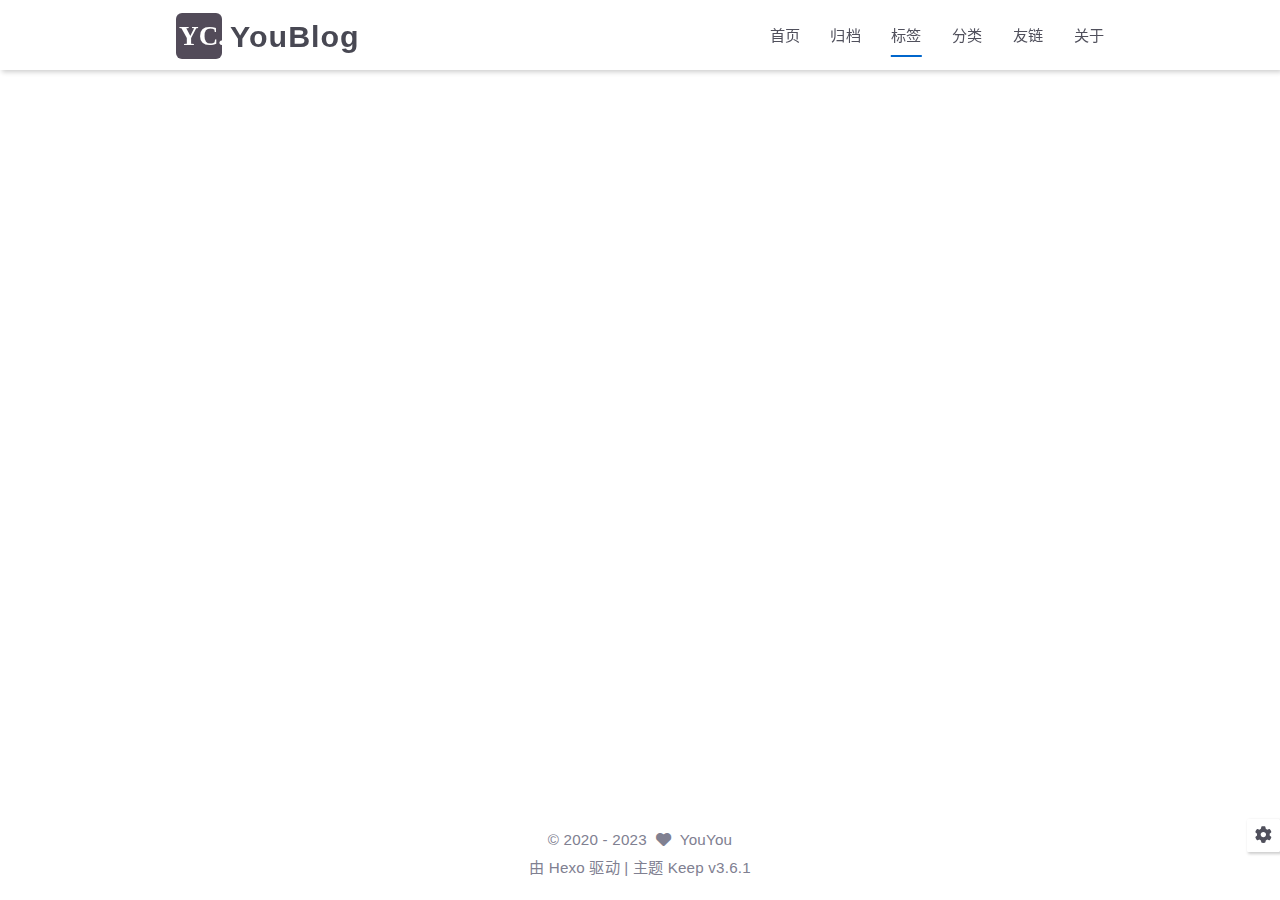
<file: tags/index.html>
<!DOCTYPE html>
<html lang="zh-CN">
<head>
    <meta charset="utf-8">
    <meta name="viewport" content="width=device-width, initial-scale=1, maximum-scale=1">
    <meta name="keywords" content="Hexo Theme Keep">
    <meta name="description" content="一位码农的笔记">
    <meta name="author" content="YouYou">
    
    <title>
        
            标签 |
        
        YouBlog
    </title>
    
<link rel="stylesheet" href="/css/style.css">

    <link rel="shortcut icon" href="/images/logo.svg">
    
<link rel="stylesheet" href="/font/css/fontawesome.min.css">

    
<link rel="stylesheet" href="/font/css/regular.min.css">

    
<link rel="stylesheet" href="/font/css/solid.min.css">

    
<link rel="stylesheet" href="/font/css/brands.min.css">

    <script id="hexo-configurations">
    let KEEP = window.KEEP || {}
    KEEP.hexo_config = {"hostname":"blog.tomzhou.tk","root":"/","language":"zh-CN"}
    KEEP.theme_config = {"toc":{"enable":true,"number":false,"expand_all":false,"init_open":false},"style":{"primary_color":"#0066cc","logo":"/images/logo.svg","favicon":"/images/logo.svg","avatar":"/images/avatar.svg","font_size":null,"font_family":null,"hover":{"shadow":false,"scale":false},"first_screen":{"enable":true,"header_transparent":false,"background_img":"/images/bg.svg","description":"Hello!","font_color":null,"hitokoto":false},"scroll":{"progress_bar":true,"percent":true}},"local_search":{"enable":false,"preload":false},"code_copy":{},"code_block":{"tools":{"enable":false,"style":"default"},"highlight_theme":"default"},"side_tools":{},"pjax":{"enable":false},"lazyload":{"enable":true},"comment":{"enable":false,"use":"valine","valine":{"appid":null,"appkey":null,"server_urls":null,"placeholder":null},"gitalk":{"github_id":null,"github_admins":null,"repository":null,"client_id":null,"client_secret":null,"proxy":null},"twikoo":{"env_id":null,"region":null,"version":"1.6.8"},"waline":{"server_url":null,"reaction":false,"version":2}},"post":{"author_label":{"enable":true,"auto":true,"custom_label_list":["Trainee","Engineer","Architect"]},"word_count":{"enable":false,"wordcount":false,"min2read":false},"img_align":"left","copyright_info":false},"version":"3.6.1"}
    KEEP.language_ago = {"second":"%s 秒前","minute":"%s 分钟前","hour":"%s 小时前","day":"%s 天前","week":"%s 周前","month":"%s 个月前","year":"%s 年前"}
    KEEP.language_code_block = {"copy":"复制代码","copied":"已复制","fold":"折叠代码块","folded":"已折叠"}
    KEEP.language_copy_copyright = {"copy":"复制版权信息","copied":"已复制","title":"原文标题","author":"原文作者","link":"原文链接"}
  </script>
<meta name="generator" content="Hexo 6.3.0"></head>


<body>
<div class="progress-bar-container">
    
        <span class="scroll-progress-bar"></span>
    

    
</div>


<main class="page-container">

    

    <div class="page-main-content">

        <div class="page-main-content-top">
            
<header class="header-wrapper">

    <div class="header-content">
        <div class="left">
            
                <a class="logo-image" href="/">
                    <img src="/images/logo.svg">
                </a>
            
            <a class="logo-title" href="/">
               YouBlog
            </a>
        </div>

        <div class="right">
            <div class="pc">
                <ul class="menu-list">
                    
                        <li class="menu-item">
                            <a class=""
                               href="/"
                            >
                                首页
                            </a>
                        </li>
                    
                        <li class="menu-item">
                            <a class=""
                               href="/archives"
                            >
                                归档
                            </a>
                        </li>
                    
                        <li class="menu-item">
                            <a class="active"
                               href="/tags"
                            >
                                标签
                            </a>
                        </li>
                    
                        <li class="menu-item">
                            <a class=""
                               href="/categories"
                            >
                                分类
                            </a>
                        </li>
                    
                        <li class="menu-item">
                            <a class=""
                               href="/links"
                            >
                                友链
                            </a>
                        </li>
                    
                        <li class="menu-item">
                            <a class=""
                               href="/about"
                            >
                                关于
                            </a>
                        </li>
                    
                    
                </ul>
            </div>
            <div class="mobile">
                
                <div class="icon-item menu-bar">
                    <div class="menu-bar-middle"></div>
                </div>
            </div>
        </div>
    </div>

    <div class="header-drawer">
        <ul class="drawer-menu-list">
            
                <li class="drawer-menu-item flex-center">
                    <a class=""
                       href="/">首页</a>
                </li>
            
                <li class="drawer-menu-item flex-center">
                    <a class=""
                       href="/archives">归档</a>
                </li>
            
                <li class="drawer-menu-item flex-center">
                    <a class="active"
                       href="/tags">标签</a>
                </li>
            
                <li class="drawer-menu-item flex-center">
                    <a class=""
                       href="/categories">分类</a>
                </li>
            
                <li class="drawer-menu-item flex-center">
                    <a class=""
                       href="/links">友链</a>
                </li>
            
                <li class="drawer-menu-item flex-center">
                    <a class=""
                       href="/about">关于</a>
                </li>
            
        </ul>
    </div>

    <div class="window-mask"></div>

</header>


        </div>

        <div class="page-main-content-middle">

            <div class="main-content">

                
                    


                
            </div>

        </div>

        <div class="page-main-content-bottom">
            
<footer class="footer">
    <div class="info-container">
        <div class="copyright-info info-item">
            &copy;
            
                <span>2020</span> -
            
            2023
            
                &nbsp;<i class="fas fa-heart icon-animate"></i>
                &nbsp;<a href="/">YouYou</a>
            
        </div>
        
        <div class="theme-info info-item">
            由 <a target="_blank" href="https://hexo.io">Hexo</a> 驱动&nbsp;|&nbsp;主题&nbsp;<a class="theme-version" target="_blank" href="https://github.com/XPoet/hexo-theme-keep">Keep v3.6.1</a>
        </div>
        
        
    </div>
</footer>

        </div>
    </div>

    

    <div class="right-bottom-side-tools">
        <div class="side-tools-container">
    <ul class="side-tools-list">
        <li class="tools-item tool-font-adjust-plus flex-center">
            <i class="fas fa-search-plus"></i>
        </li>

        <li class="tools-item tool-font-adjust-minus flex-center">
            <i class="fas fa-search-minus"></i>
        </li>

        <li class="tools-item tool-dark-light-toggle flex-center">
            <i class="fas fa-moon"></i>
        </li>

        <!-- rss -->
        

        

        <li class="tools-item tool-scroll-to-bottom flex-center">
            <i class="fas fa-arrow-down"></i>
        </li>
    </ul>

    <ul class="exposed-tools-list">
        <li class="tools-item tool-toggle-show flex-center">
            <i class="fas fa-cog fa-spin"></i>
        </li>
        
            <li class="tools-item tool-scroll-to-top flex-center">
                <i class="arrow-up fas fa-arrow-up"></i>
                <span class="percent"></span>
            </li>
        
    </ul>
</div>

    </div>

    <div class="zoom-in-image-mask">
    <img class="zoom-in-image">
</div>


    

</main>




<script src="/js/utils.js"></script>

<script src="/js/main.js"></script>

<script src="/js/header-shrink.js"></script>

<script src="/js/back2top.js"></script>

<script src="/js/dark-light-toggle.js"></script>









    
<script src="/js/lazyload.js"></script>



<div class="post-scripts">
    
</div>



</body>
</html>
</file>
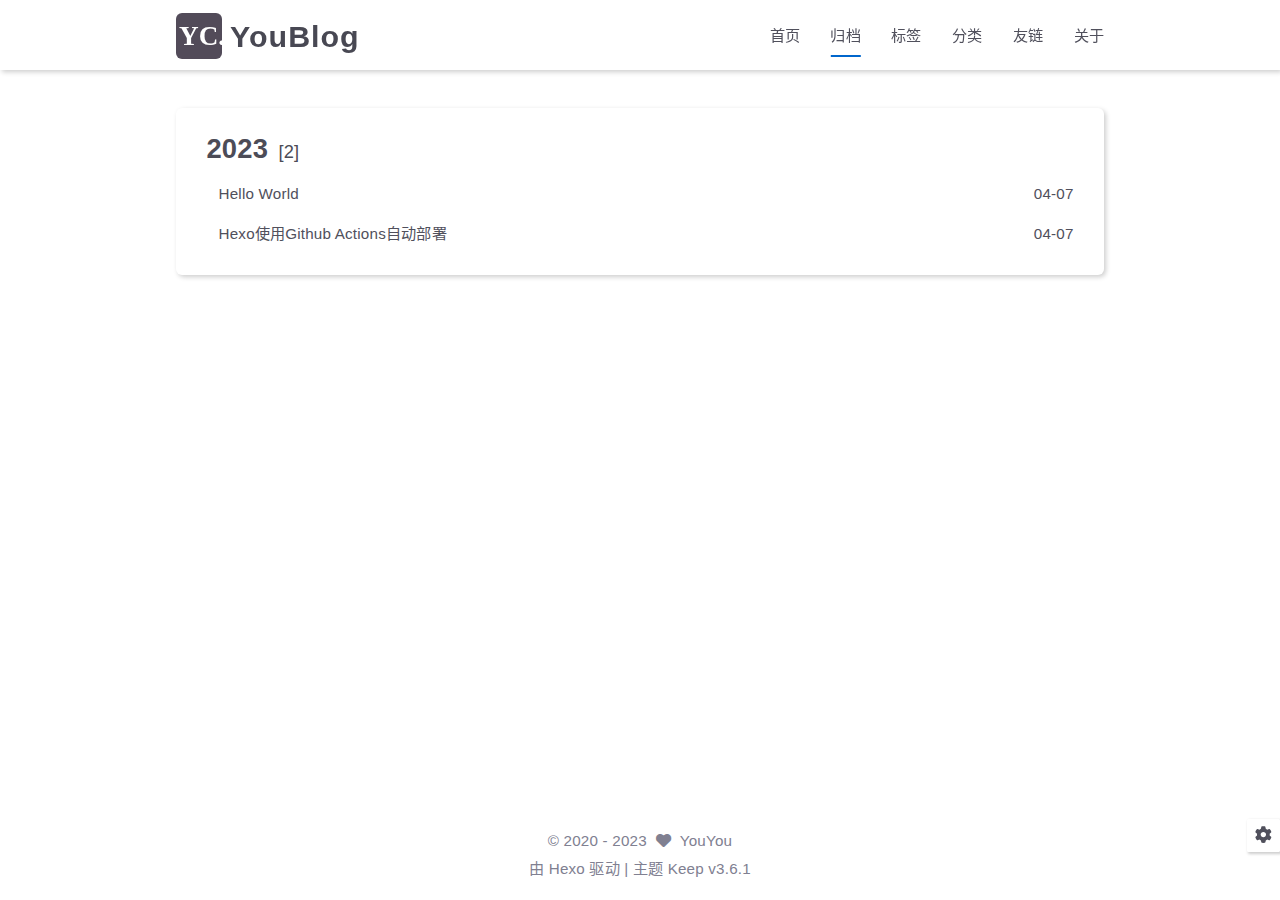
<file: archives/2023/index.html>
<!DOCTYPE html>
<html lang="zh-CN">
<head>
    <meta charset="utf-8">
    <meta name="viewport" content="width=device-width, initial-scale=1, maximum-scale=1">
    <meta name="keywords" content="Hexo Theme Keep">
    <meta name="description" content="一位码农的笔记">
    <meta name="author" content="YouYou">
    
    <title>
        
            归档: 2023 |
        
        YouBlog
    </title>
    
<link rel="stylesheet" href="/css/style.css">

    <link rel="shortcut icon" href="/images/logo.svg">
    
<link rel="stylesheet" href="/font/css/fontawesome.min.css">

    
<link rel="stylesheet" href="/font/css/regular.min.css">

    
<link rel="stylesheet" href="/font/css/solid.min.css">

    
<link rel="stylesheet" href="/font/css/brands.min.css">

    <script id="hexo-configurations">
    let KEEP = window.KEEP || {}
    KEEP.hexo_config = {"hostname":"blog.tomzhou.tk","root":"/","language":"zh-CN"}
    KEEP.theme_config = {"toc":{"enable":true,"number":false,"expand_all":false,"init_open":false},"style":{"primary_color":"#0066cc","logo":"/images/logo.svg","favicon":"/images/logo.svg","avatar":"/images/avatar.svg","font_size":null,"font_family":null,"hover":{"shadow":false,"scale":false},"first_screen":{"enable":true,"header_transparent":false,"background_img":"/images/bg.svg","description":"Hello!","font_color":null,"hitokoto":false},"scroll":{"progress_bar":true,"percent":true}},"local_search":{"enable":false,"preload":false},"code_copy":{},"code_block":{"tools":{"enable":false,"style":"default"},"highlight_theme":"default"},"side_tools":{},"pjax":{"enable":false},"lazyload":{"enable":true},"comment":{"enable":false,"use":"valine","valine":{"appid":null,"appkey":null,"server_urls":null,"placeholder":null},"gitalk":{"github_id":null,"github_admins":null,"repository":null,"client_id":null,"client_secret":null,"proxy":null},"twikoo":{"env_id":null,"region":null,"version":"1.6.8"},"waline":{"server_url":null,"reaction":false,"version":2}},"post":{"author_label":{"enable":true,"auto":true,"custom_label_list":["Trainee","Engineer","Architect"]},"word_count":{"enable":false,"wordcount":false,"min2read":false},"img_align":"left","copyright_info":false},"version":"3.6.1"}
    KEEP.language_ago = {"second":"%s 秒前","minute":"%s 分钟前","hour":"%s 小时前","day":"%s 天前","week":"%s 周前","month":"%s 个月前","year":"%s 年前"}
    KEEP.language_code_block = {"copy":"复制代码","copied":"已复制","fold":"折叠代码块","folded":"已折叠"}
    KEEP.language_copy_copyright = {"copy":"复制版权信息","copied":"已复制","title":"原文标题","author":"原文作者","link":"原文链接"}
  </script>
<meta name="generator" content="Hexo 6.3.0"></head>


<body>
<div class="progress-bar-container">
    
        <span class="scroll-progress-bar"></span>
    

    
</div>


<main class="page-container">

    

    <div class="page-main-content">

        <div class="page-main-content-top">
            
<header class="header-wrapper">

    <div class="header-content">
        <div class="left">
            
                <a class="logo-image" href="/">
                    <img src="/images/logo.svg">
                </a>
            
            <a class="logo-title" href="/">
               YouBlog
            </a>
        </div>

        <div class="right">
            <div class="pc">
                <ul class="menu-list">
                    
                        <li class="menu-item">
                            <a class=""
                               href="/"
                            >
                                首页
                            </a>
                        </li>
                    
                        <li class="menu-item">
                            <a class="active"
                               href="/archives"
                            >
                                归档
                            </a>
                        </li>
                    
                        <li class="menu-item">
                            <a class=""
                               href="/tags"
                            >
                                标签
                            </a>
                        </li>
                    
                        <li class="menu-item">
                            <a class=""
                               href="/categories"
                            >
                                分类
                            </a>
                        </li>
                    
                        <li class="menu-item">
                            <a class=""
                               href="/links"
                            >
                                友链
                            </a>
                        </li>
                    
                        <li class="menu-item">
                            <a class=""
                               href="/about"
                            >
                                关于
                            </a>
                        </li>
                    
                    
                </ul>
            </div>
            <div class="mobile">
                
                <div class="icon-item menu-bar">
                    <div class="menu-bar-middle"></div>
                </div>
            </div>
        </div>
    </div>

    <div class="header-drawer">
        <ul class="drawer-menu-list">
            
                <li class="drawer-menu-item flex-center">
                    <a class=""
                       href="/">首页</a>
                </li>
            
                <li class="drawer-menu-item flex-center">
                    <a class="active"
                       href="/archives">归档</a>
                </li>
            
                <li class="drawer-menu-item flex-center">
                    <a class=""
                       href="/tags">标签</a>
                </li>
            
                <li class="drawer-menu-item flex-center">
                    <a class=""
                       href="/categories">分类</a>
                </li>
            
                <li class="drawer-menu-item flex-center">
                    <a class=""
                       href="/links">友链</a>
                </li>
            
                <li class="drawer-menu-item flex-center">
                    <a class=""
                       href="/about">关于</a>
                </li>
            
        </ul>
    </div>

    <div class="window-mask"></div>

</header>


        </div>

        <div class="page-main-content-middle">

            <div class="main-content">

                
                    <div class="fade-in-down-animation">
    <div class="archive-container ">
        
<div class="archive-list-container">
    
        <section class="archive-item">
            <div class="archive-item-header">
                <span class="archive-year">2023</span>
                <span class="archive-year-post-count">[2]</span>
            </div>
            <ul class="article-list">
                
                    <li class="article-item">
                        <a class="article-title"
                           href="/2023/04/07/hello-world/"
                        >Hello World</a>
                        <span class="article-date">04-07</span>
                    </li>
                
                    <li class="article-item">
                        <a class="article-title"
                           href="/2023/04/07/Hexo%E4%BD%BF%E7%94%A8Github%20Actions%E8%87%AA%E5%8A%A8%E9%83%A8%E7%BD%B2/"
                        >Hexo使用Github Actions自动部署</a>
                        <span class="article-date">04-07</span>
                    </li>
                
            </ul>
        </section>
    
</div>

    </div>
</div>

                
            </div>

        </div>

        <div class="page-main-content-bottom">
            
<footer class="footer">
    <div class="info-container">
        <div class="copyright-info info-item">
            &copy;
            
                <span>2020</span> -
            
            2023
            
                &nbsp;<i class="fas fa-heart icon-animate"></i>
                &nbsp;<a href="/">YouYou</a>
            
        </div>
        
        <div class="theme-info info-item">
            由 <a target="_blank" href="https://hexo.io">Hexo</a> 驱动&nbsp;|&nbsp;主题&nbsp;<a class="theme-version" target="_blank" href="https://github.com/XPoet/hexo-theme-keep">Keep v3.6.1</a>
        </div>
        
        
    </div>
</footer>

        </div>
    </div>

    

    <div class="right-bottom-side-tools">
        <div class="side-tools-container">
    <ul class="side-tools-list">
        <li class="tools-item tool-font-adjust-plus flex-center">
            <i class="fas fa-search-plus"></i>
        </li>

        <li class="tools-item tool-font-adjust-minus flex-center">
            <i class="fas fa-search-minus"></i>
        </li>

        <li class="tools-item tool-dark-light-toggle flex-center">
            <i class="fas fa-moon"></i>
        </li>

        <!-- rss -->
        

        

        <li class="tools-item tool-scroll-to-bottom flex-center">
            <i class="fas fa-arrow-down"></i>
        </li>
    </ul>

    <ul class="exposed-tools-list">
        <li class="tools-item tool-toggle-show flex-center">
            <i class="fas fa-cog fa-spin"></i>
        </li>
        
            <li class="tools-item tool-scroll-to-top flex-center">
                <i class="arrow-up fas fa-arrow-up"></i>
                <span class="percent"></span>
            </li>
        
    </ul>
</div>

    </div>

    <div class="zoom-in-image-mask">
    <img class="zoom-in-image">
</div>


    

</main>




<script src="/js/utils.js"></script>

<script src="/js/main.js"></script>

<script src="/js/header-shrink.js"></script>

<script src="/js/back2top.js"></script>

<script src="/js/dark-light-toggle.js"></script>









    
<script src="/js/lazyload.js"></script>



<div class="post-scripts">
    
</div>



</body>
</html>
</file>
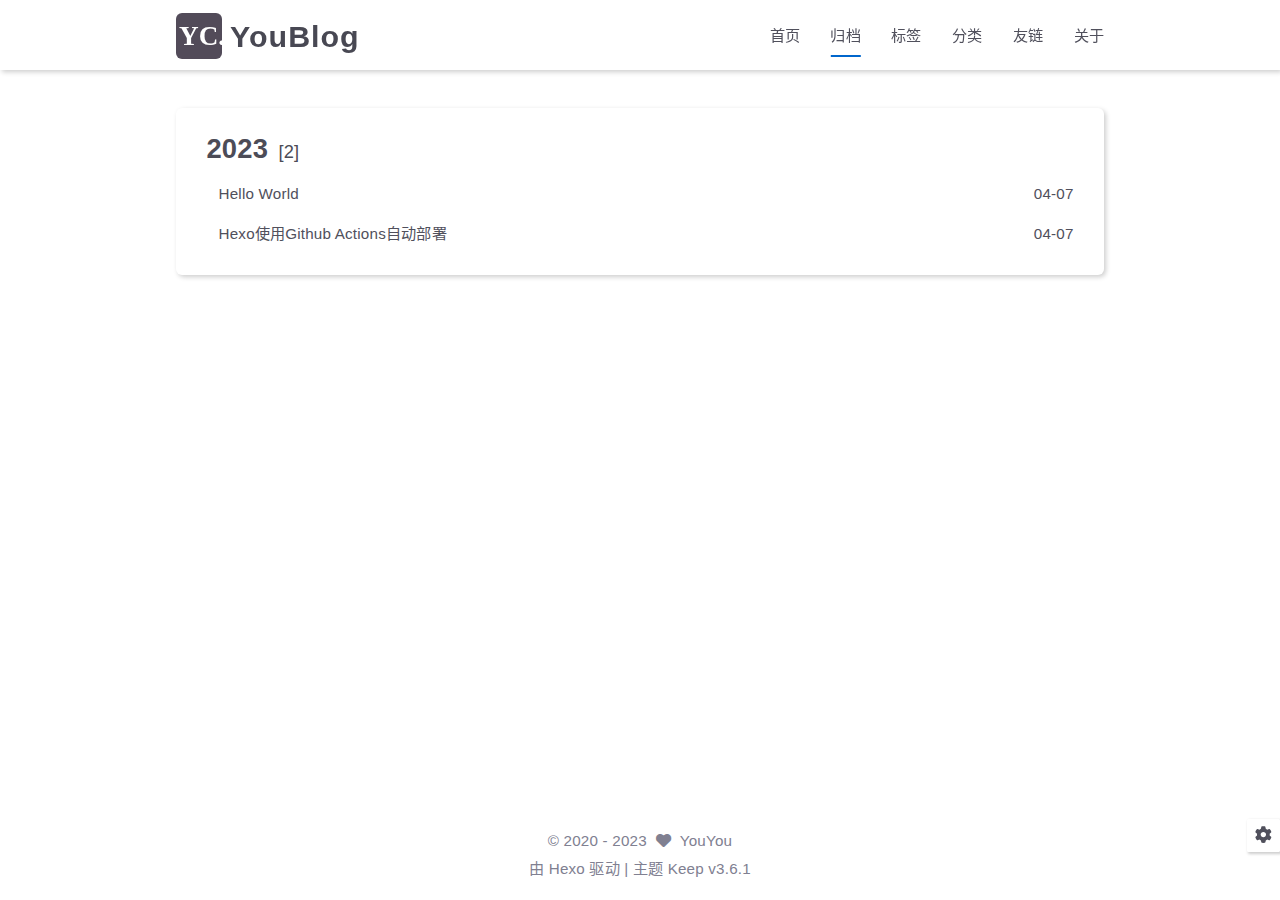
<file: archives/2023/04/index.html>
<!DOCTYPE html>
<html lang="zh-CN">
<head>
    <meta charset="utf-8">
    <meta name="viewport" content="width=device-width, initial-scale=1, maximum-scale=1">
    <meta name="keywords" content="Hexo Theme Keep">
    <meta name="description" content="一位码农的笔记">
    <meta name="author" content="YouYou">
    
    <title>
        
            归档: 2023/4 |
        
        YouBlog
    </title>
    
<link rel="stylesheet" href="/css/style.css">

    <link rel="shortcut icon" href="/images/logo.svg">
    
<link rel="stylesheet" href="/font/css/fontawesome.min.css">

    
<link rel="stylesheet" href="/font/css/regular.min.css">

    
<link rel="stylesheet" href="/font/css/solid.min.css">

    
<link rel="stylesheet" href="/font/css/brands.min.css">

    <script id="hexo-configurations">
    let KEEP = window.KEEP || {}
    KEEP.hexo_config = {"hostname":"blog.tomzhou.tk","root":"/","language":"zh-CN"}
    KEEP.theme_config = {"toc":{"enable":true,"number":false,"expand_all":false,"init_open":false},"style":{"primary_color":"#0066cc","logo":"/images/logo.svg","favicon":"/images/logo.svg","avatar":"/images/avatar.svg","font_size":null,"font_family":null,"hover":{"shadow":false,"scale":false},"first_screen":{"enable":true,"header_transparent":false,"background_img":"/images/bg.svg","description":"Hello!","font_color":null,"hitokoto":false},"scroll":{"progress_bar":true,"percent":true}},"local_search":{"enable":false,"preload":false},"code_copy":{},"code_block":{"tools":{"enable":false,"style":"default"},"highlight_theme":"default"},"side_tools":{},"pjax":{"enable":false},"lazyload":{"enable":true},"comment":{"enable":false,"use":"valine","valine":{"appid":null,"appkey":null,"server_urls":null,"placeholder":null},"gitalk":{"github_id":null,"github_admins":null,"repository":null,"client_id":null,"client_secret":null,"proxy":null},"twikoo":{"env_id":null,"region":null,"version":"1.6.8"},"waline":{"server_url":null,"reaction":false,"version":2}},"post":{"author_label":{"enable":true,"auto":true,"custom_label_list":["Trainee","Engineer","Architect"]},"word_count":{"enable":false,"wordcount":false,"min2read":false},"img_align":"left","copyright_info":false},"version":"3.6.1"}
    KEEP.language_ago = {"second":"%s 秒前","minute":"%s 分钟前","hour":"%s 小时前","day":"%s 天前","week":"%s 周前","month":"%s 个月前","year":"%s 年前"}
    KEEP.language_code_block = {"copy":"复制代码","copied":"已复制","fold":"折叠代码块","folded":"已折叠"}
    KEEP.language_copy_copyright = {"copy":"复制版权信息","copied":"已复制","title":"原文标题","author":"原文作者","link":"原文链接"}
  </script>
<meta name="generator" content="Hexo 6.3.0"></head>


<body>
<div class="progress-bar-container">
    
        <span class="scroll-progress-bar"></span>
    

    
</div>


<main class="page-container">

    

    <div class="page-main-content">

        <div class="page-main-content-top">
            
<header class="header-wrapper">

    <div class="header-content">
        <div class="left">
            
                <a class="logo-image" href="/">
                    <img src="/images/logo.svg">
                </a>
            
            <a class="logo-title" href="/">
               YouBlog
            </a>
        </div>

        <div class="right">
            <div class="pc">
                <ul class="menu-list">
                    
                        <li class="menu-item">
                            <a class=""
                               href="/"
                            >
                                首页
                            </a>
                        </li>
                    
                        <li class="menu-item">
                            <a class="active"
                               href="/archives"
                            >
                                归档
                            </a>
                        </li>
                    
                        <li class="menu-item">
                            <a class=""
                               href="/tags"
                            >
                                标签
                            </a>
                        </li>
                    
                        <li class="menu-item">
                            <a class=""
                               href="/categories"
                            >
                                分类
                            </a>
                        </li>
                    
                        <li class="menu-item">
                            <a class=""
                               href="/links"
                            >
                                友链
                            </a>
                        </li>
                    
                        <li class="menu-item">
                            <a class=""
                               href="/about"
                            >
                                关于
                            </a>
                        </li>
                    
                    
                </ul>
            </div>
            <div class="mobile">
                
                <div class="icon-item menu-bar">
                    <div class="menu-bar-middle"></div>
                </div>
            </div>
        </div>
    </div>

    <div class="header-drawer">
        <ul class="drawer-menu-list">
            
                <li class="drawer-menu-item flex-center">
                    <a class=""
                       href="/">首页</a>
                </li>
            
                <li class="drawer-menu-item flex-center">
                    <a class="active"
                       href="/archives">归档</a>
                </li>
            
                <li class="drawer-menu-item flex-center">
                    <a class=""
                       href="/tags">标签</a>
                </li>
            
                <li class="drawer-menu-item flex-center">
                    <a class=""
                       href="/categories">分类</a>
                </li>
            
                <li class="drawer-menu-item flex-center">
                    <a class=""
                       href="/links">友链</a>
                </li>
            
                <li class="drawer-menu-item flex-center">
                    <a class=""
                       href="/about">关于</a>
                </li>
            
        </ul>
    </div>

    <div class="window-mask"></div>

</header>


        </div>

        <div class="page-main-content-middle">

            <div class="main-content">

                
                    <div class="fade-in-down-animation">
    <div class="archive-container ">
        
<div class="archive-list-container">
    
        <section class="archive-item">
            <div class="archive-item-header">
                <span class="archive-year">2023</span>
                <span class="archive-year-post-count">[2]</span>
            </div>
            <ul class="article-list">
                
                    <li class="article-item">
                        <a class="article-title"
                           href="/2023/04/07/hello-world/"
                        >Hello World</a>
                        <span class="article-date">04-07</span>
                    </li>
                
                    <li class="article-item">
                        <a class="article-title"
                           href="/2023/04/07/Hexo%E4%BD%BF%E7%94%A8Github%20Actions%E8%87%AA%E5%8A%A8%E9%83%A8%E7%BD%B2/"
                        >Hexo使用Github Actions自动部署</a>
                        <span class="article-date">04-07</span>
                    </li>
                
            </ul>
        </section>
    
</div>

    </div>
</div>

                
            </div>

        </div>

        <div class="page-main-content-bottom">
            
<footer class="footer">
    <div class="info-container">
        <div class="copyright-info info-item">
            &copy;
            
                <span>2020</span> -
            
            2023
            
                &nbsp;<i class="fas fa-heart icon-animate"></i>
                &nbsp;<a href="/">YouYou</a>
            
        </div>
        
        <div class="theme-info info-item">
            由 <a target="_blank" href="https://hexo.io">Hexo</a> 驱动&nbsp;|&nbsp;主题&nbsp;<a class="theme-version" target="_blank" href="https://github.com/XPoet/hexo-theme-keep">Keep v3.6.1</a>
        </div>
        
        
    </div>
</footer>

        </div>
    </div>

    

    <div class="right-bottom-side-tools">
        <div class="side-tools-container">
    <ul class="side-tools-list">
        <li class="tools-item tool-font-adjust-plus flex-center">
            <i class="fas fa-search-plus"></i>
        </li>

        <li class="tools-item tool-font-adjust-minus flex-center">
            <i class="fas fa-search-minus"></i>
        </li>

        <li class="tools-item tool-dark-light-toggle flex-center">
            <i class="fas fa-moon"></i>
        </li>

        <!-- rss -->
        

        

        <li class="tools-item tool-scroll-to-bottom flex-center">
            <i class="fas fa-arrow-down"></i>
        </li>
    </ul>

    <ul class="exposed-tools-list">
        <li class="tools-item tool-toggle-show flex-center">
            <i class="fas fa-cog fa-spin"></i>
        </li>
        
            <li class="tools-item tool-scroll-to-top flex-center">
                <i class="arrow-up fas fa-arrow-up"></i>
                <span class="percent"></span>
            </li>
        
    </ul>
</div>

    </div>

    <div class="zoom-in-image-mask">
    <img class="zoom-in-image">
</div>


    

</main>




<script src="/js/utils.js"></script>

<script src="/js/main.js"></script>

<script src="/js/header-shrink.js"></script>

<script src="/js/back2top.js"></script>

<script src="/js/dark-light-toggle.js"></script>









    
<script src="/js/lazyload.js"></script>



<div class="post-scripts">
    
</div>



</body>
</html>
</file>
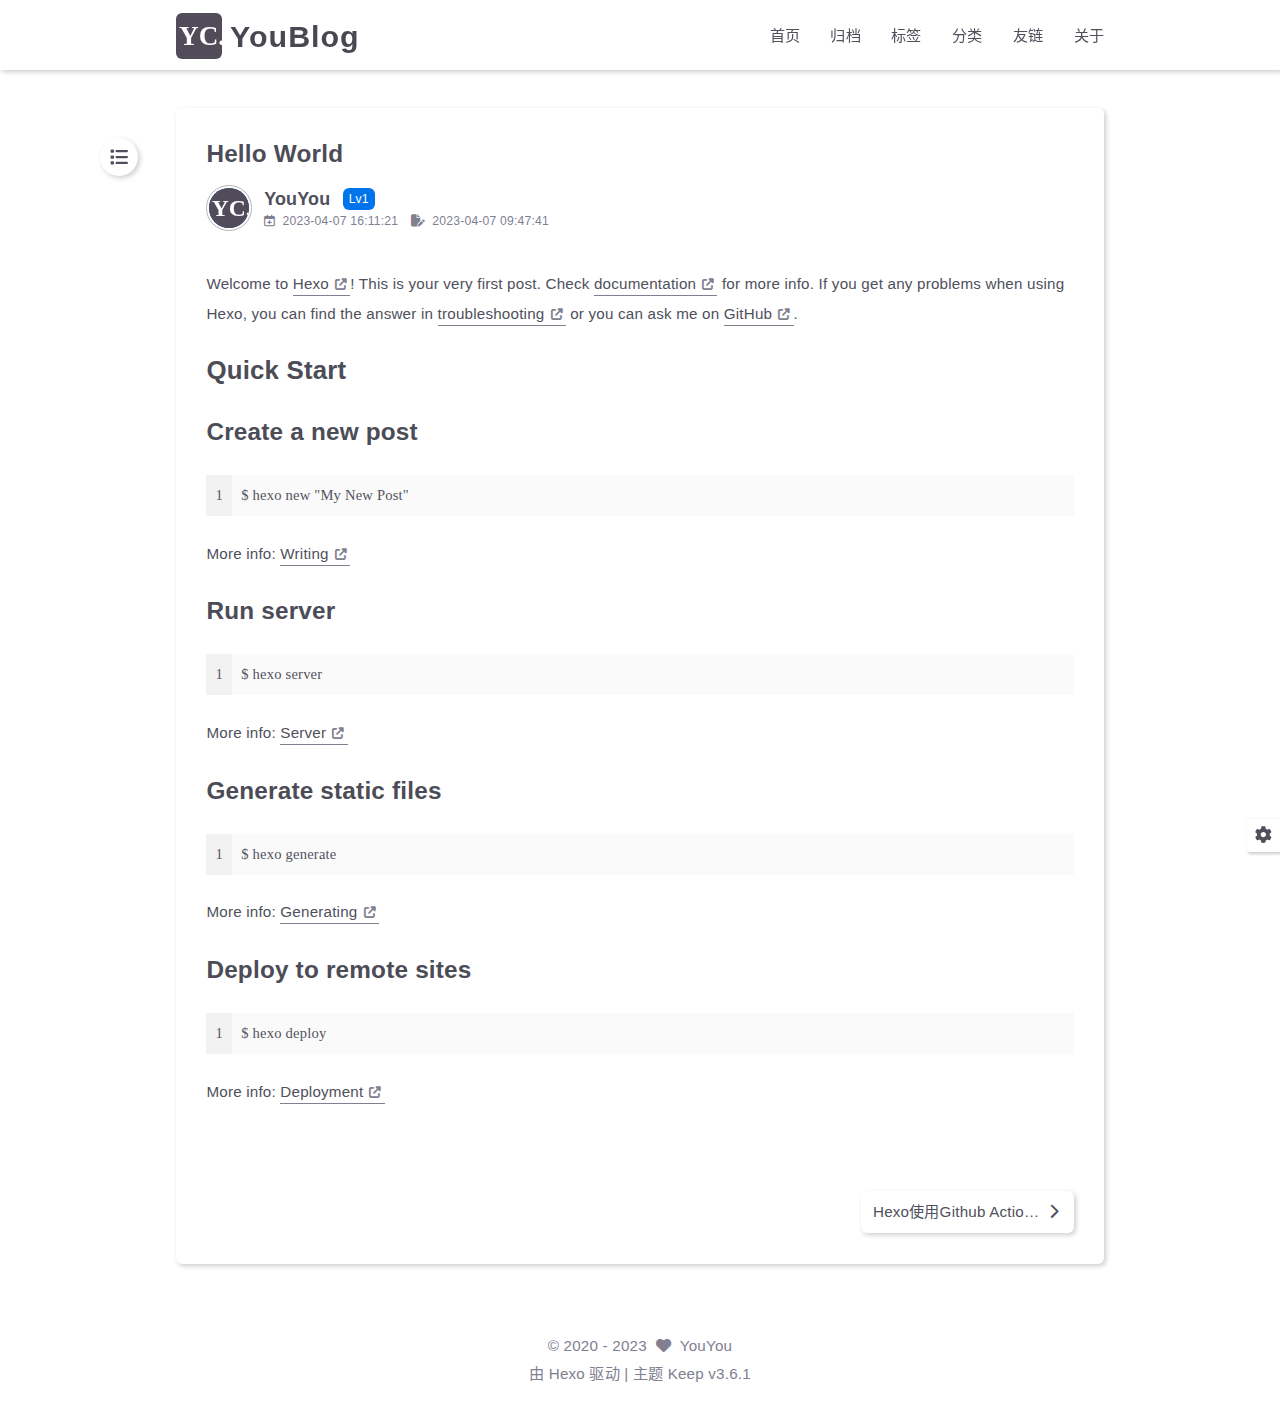
<file: 2023/04/07/hello-world/index.html>
<!DOCTYPE html>
<html lang="zh-CN">
<head>
    <meta charset="utf-8">
    <meta name="viewport" content="width=device-width, initial-scale=1, maximum-scale=1">
    <meta name="keywords" content="Hexo Theme Keep">
    <meta name="description" content="一位码农的笔记">
    <meta name="author" content="YouYou">
    
    <title>
        
            Hello World |
        
        YouBlog
    </title>
    
<link rel="stylesheet" href="/css/style.css">

    <link rel="shortcut icon" href="/images/logo.svg">
    
<link rel="stylesheet" href="/font/css/fontawesome.min.css">

    
<link rel="stylesheet" href="/font/css/regular.min.css">

    
<link rel="stylesheet" href="/font/css/solid.min.css">

    
<link rel="stylesheet" href="/font/css/brands.min.css">

    <script id="hexo-configurations">
    let KEEP = window.KEEP || {}
    KEEP.hexo_config = {"hostname":"blog.tomzhou.tk","root":"/","language":"zh-CN"}
    KEEP.theme_config = {"toc":{"enable":true,"number":false,"expand_all":false,"init_open":false},"style":{"primary_color":"#0066cc","logo":"/images/logo.svg","favicon":"/images/logo.svg","avatar":"/images/avatar.svg","font_size":null,"font_family":null,"hover":{"shadow":false,"scale":false},"first_screen":{"enable":true,"header_transparent":false,"background_img":"/images/bg.svg","description":"Hello!","font_color":null,"hitokoto":false},"scroll":{"progress_bar":true,"percent":true}},"local_search":{"enable":false,"preload":false},"code_copy":{},"code_block":{"tools":{"enable":false,"style":"default"},"highlight_theme":"default"},"side_tools":{},"pjax":{"enable":false},"lazyload":{"enable":true},"comment":{"enable":false,"use":"valine","valine":{"appid":null,"appkey":null,"server_urls":null,"placeholder":null},"gitalk":{"github_id":null,"github_admins":null,"repository":null,"client_id":null,"client_secret":null,"proxy":null},"twikoo":{"env_id":null,"region":null,"version":"1.6.8"},"waline":{"server_url":null,"reaction":false,"version":2}},"post":{"author_label":{"enable":true,"auto":true,"custom_label_list":["Trainee","Engineer","Architect"]},"word_count":{"enable":false,"wordcount":false,"min2read":false},"img_align":"left","copyright_info":false},"version":"3.6.1"}
    KEEP.language_ago = {"second":"%s 秒前","minute":"%s 分钟前","hour":"%s 小时前","day":"%s 天前","week":"%s 周前","month":"%s 个月前","year":"%s 年前"}
    KEEP.language_code_block = {"copy":"复制代码","copied":"已复制","fold":"折叠代码块","folded":"已折叠"}
    KEEP.language_copy_copyright = {"copy":"复制版权信息","copied":"已复制","title":"原文标题","author":"原文作者","link":"原文链接"}
  </script>
<meta name="generator" content="Hexo 6.3.0"></head>


<body>
<div class="progress-bar-container">
    
        <span class="scroll-progress-bar"></span>
    

    
</div>


<main class="page-container">

    

    <div class="page-main-content">

        <div class="page-main-content-top">
            
<header class="header-wrapper">

    <div class="header-content">
        <div class="left">
            
                <a class="logo-image" href="/">
                    <img src="/images/logo.svg">
                </a>
            
            <a class="logo-title" href="/">
               YouBlog
            </a>
        </div>

        <div class="right">
            <div class="pc">
                <ul class="menu-list">
                    
                        <li class="menu-item">
                            <a class=""
                               href="/"
                            >
                                首页
                            </a>
                        </li>
                    
                        <li class="menu-item">
                            <a class=""
                               href="/archives"
                            >
                                归档
                            </a>
                        </li>
                    
                        <li class="menu-item">
                            <a class=""
                               href="/tags"
                            >
                                标签
                            </a>
                        </li>
                    
                        <li class="menu-item">
                            <a class=""
                               href="/categories"
                            >
                                分类
                            </a>
                        </li>
                    
                        <li class="menu-item">
                            <a class=""
                               href="/links"
                            >
                                友链
                            </a>
                        </li>
                    
                        <li class="menu-item">
                            <a class=""
                               href="/about"
                            >
                                关于
                            </a>
                        </li>
                    
                    
                </ul>
            </div>
            <div class="mobile">
                
                <div class="icon-item menu-bar">
                    <div class="menu-bar-middle"></div>
                </div>
            </div>
        </div>
    </div>

    <div class="header-drawer">
        <ul class="drawer-menu-list">
            
                <li class="drawer-menu-item flex-center">
                    <a class=""
                       href="/">首页</a>
                </li>
            
                <li class="drawer-menu-item flex-center">
                    <a class=""
                       href="/archives">归档</a>
                </li>
            
                <li class="drawer-menu-item flex-center">
                    <a class=""
                       href="/tags">标签</a>
                </li>
            
                <li class="drawer-menu-item flex-center">
                    <a class=""
                       href="/categories">分类</a>
                </li>
            
                <li class="drawer-menu-item flex-center">
                    <a class=""
                       href="/links">友链</a>
                </li>
            
                <li class="drawer-menu-item flex-center">
                    <a class=""
                       href="/about">关于</a>
                </li>
            
        </ul>
    </div>

    <div class="window-mask"></div>

</header>


        </div>

        <div class="page-main-content-middle">

            <div class="main-content">

                
                    <div class="fade-in-down-animation">
    <div class="post-page-container">
        <div class="article-content-container">

            <div class="article-title">
                <span class="title-hover-animation">Hello World</span>
            </div>

            
                <div class="article-header">
                    <div class="avatar">
                        <img src="/images/avatar.svg">
                    </div>
                    <div class="info">
                        <div class="author">
                            <span class="name">YouYou</span>
                            
                                <span class="author-label">Lv1</span>
                            
                        </div>
                        <div class="meta-info">
                            
<div class="article-meta-info">
    <span class="article-date article-meta-item">
        
            <i class="fa-regular fa-calendar-plus"></i>&nbsp;
        
        <span class="pc">2023-04-07 16:11:21</span>
        <span class="mobile">2023-04-07 16:11</span>
    </span>
    
        <span class="article-update-date article-meta-item">
        <i class="fas fa-file-pen"></i>&nbsp;
        <span class="pc">2023-04-07 09:47:41</span>
    </span>
    
    
    

    
    
    
    
</div>

                        </div>
                    </div>
                </div>
            

            <div class="article-content keep-markdown-body">
                

                <p>Welcome to <a class="link"   target="_blank" rel="noopener" href="https://hexo.io/" >Hexo<i class="fas fa-external-link-alt"></i></a>! This is your very first post. Check <a class="link"   target="_blank" rel="noopener" href="https://hexo.io/docs/" >documentation<i class="fas fa-external-link-alt"></i></a> for more info. If you get any problems when using Hexo, you can find the answer in <a class="link"   target="_blank" rel="noopener" href="https://hexo.io/docs/troubleshooting.html" >troubleshooting<i class="fas fa-external-link-alt"></i></a> or you can ask me on <a class="link"   target="_blank" rel="noopener" href="https://github.com/hexojs/hexo/issues" >GitHub<i class="fas fa-external-link-alt"></i></a>.</p>
<h2 id="Quick-Start"><a href="#Quick-Start" class="headerlink" title="Quick Start"></a>Quick Start</h2><h3 id="Create-a-new-post"><a href="#Create-a-new-post" class="headerlink" title="Create a new post"></a>Create a new post</h3><figure class="highlight bash"><table><tr><td class="gutter"><pre><span class="line">1</span><br></pre></td><td class="code"><pre><span class="line">$ hexo new <span class="string">&quot;My New Post&quot;</span></span><br></pre></td></tr></table></figure>

<p>More info: <a class="link"   target="_blank" rel="noopener" href="https://hexo.io/docs/writing.html" >Writing<i class="fas fa-external-link-alt"></i></a></p>
<h3 id="Run-server"><a href="#Run-server" class="headerlink" title="Run server"></a>Run server</h3><figure class="highlight bash"><table><tr><td class="gutter"><pre><span class="line">1</span><br></pre></td><td class="code"><pre><span class="line">$ hexo server</span><br></pre></td></tr></table></figure>

<p>More info: <a class="link"   target="_blank" rel="noopener" href="https://hexo.io/docs/server.html" >Server<i class="fas fa-external-link-alt"></i></a></p>
<h3 id="Generate-static-files"><a href="#Generate-static-files" class="headerlink" title="Generate static files"></a>Generate static files</h3><figure class="highlight bash"><table><tr><td class="gutter"><pre><span class="line">1</span><br></pre></td><td class="code"><pre><span class="line">$ hexo generate</span><br></pre></td></tr></table></figure>

<p>More info: <a class="link"   target="_blank" rel="noopener" href="https://hexo.io/docs/generating.html" >Generating<i class="fas fa-external-link-alt"></i></a></p>
<h3 id="Deploy-to-remote-sites"><a href="#Deploy-to-remote-sites" class="headerlink" title="Deploy to remote sites"></a>Deploy to remote sites</h3><figure class="highlight bash"><table><tr><td class="gutter"><pre><span class="line">1</span><br></pre></td><td class="code"><pre><span class="line">$ hexo deploy</span><br></pre></td></tr></table></figure>

<p>More info: <a class="link"   target="_blank" rel="noopener" href="https://hexo.io/docs/one-command-deployment.html" >Deployment<i class="fas fa-external-link-alt"></i></a></p>

            </div>

            

            

            
                <div class="article-nav">
                    
                    
                        <div class="article-next">
                            <a class="next"
                               rel="next"
                               href="/2023/04/07/Hexo%E4%BD%BF%E7%94%A8Github%20Actions%E8%87%AA%E5%8A%A8%E9%83%A8%E7%BD%B2/"
                            >
                            <span class="title flex-center">
                                <span class="post-nav-title-item">Hexo使用Github Actions自动部署</span>
                                <span class="post-nav-item">下一篇</span>
                            </span>
                                <span class="right arrow-icon flex-center">
                              <i class="fas fa-chevron-right"></i>
                            </span>
                            </a>
                        </div>
                    
                </div>
            

            
        </div>

        
            <div class="toc-content-container">
                <div class="post-toc-wrap">
    <div class="post-toc">
        <ol class="nav"><li class="nav-item nav-level-2"><a class="nav-link" href="#Quick-Start"><span class="nav-text">Quick Start</span></a><ol class="nav-child"><li class="nav-item nav-level-3"><a class="nav-link" href="#Create-a-new-post"><span class="nav-text">Create a new post</span></a></li><li class="nav-item nav-level-3"><a class="nav-link" href="#Run-server"><span class="nav-text">Run server</span></a></li><li class="nav-item nav-level-3"><a class="nav-link" href="#Generate-static-files"><span class="nav-text">Generate static files</span></a></li><li class="nav-item nav-level-3"><a class="nav-link" href="#Deploy-to-remote-sites"><span class="nav-text">Deploy to remote sites</span></a></li></ol></li></ol>
    </div>
</div>

            </div>
        
    </div>
</div>


                
            </div>

        </div>

        <div class="page-main-content-bottom">
            
<footer class="footer">
    <div class="info-container">
        <div class="copyright-info info-item">
            &copy;
            
                <span>2020</span> -
            
            2023
            
                &nbsp;<i class="fas fa-heart icon-animate"></i>
                &nbsp;<a href="/">YouYou</a>
            
        </div>
        
        <div class="theme-info info-item">
            由 <a target="_blank" href="https://hexo.io">Hexo</a> 驱动&nbsp;|&nbsp;主题&nbsp;<a class="theme-version" target="_blank" href="https://github.com/XPoet/hexo-theme-keep">Keep v3.6.1</a>
        </div>
        
        
    </div>
</footer>

        </div>
    </div>

    
        <div class="post-tools">
            <div class="post-tools-container">
    <ul class="tools-list">
        <!-- TOC aside toggle -->
        
            <li class="tools-item flex-center toggle-show-toc">
                <i class="fas fa-list"></i>
            </li>
        

        <!-- go comment -->
        
    </ul>
</div>

        </div>
    

    <div class="right-bottom-side-tools">
        <div class="side-tools-container">
    <ul class="side-tools-list">
        <li class="tools-item tool-font-adjust-plus flex-center">
            <i class="fas fa-search-plus"></i>
        </li>

        <li class="tools-item tool-font-adjust-minus flex-center">
            <i class="fas fa-search-minus"></i>
        </li>

        <li class="tools-item tool-dark-light-toggle flex-center">
            <i class="fas fa-moon"></i>
        </li>

        <!-- rss -->
        

        

        <li class="tools-item tool-scroll-to-bottom flex-center">
            <i class="fas fa-arrow-down"></i>
        </li>
    </ul>

    <ul class="exposed-tools-list">
        <li class="tools-item tool-toggle-show flex-center">
            <i class="fas fa-cog fa-spin"></i>
        </li>
        
            <li class="tools-item tool-scroll-to-top flex-center">
                <i class="arrow-up fas fa-arrow-up"></i>
                <span class="percent"></span>
            </li>
        
    </ul>
</div>

    </div>

    <div class="zoom-in-image-mask">
    <img class="zoom-in-image">
</div>


    

</main>




<script src="/js/utils.js"></script>

<script src="/js/main.js"></script>

<script src="/js/header-shrink.js"></script>

<script src="/js/back2top.js"></script>

<script src="/js/dark-light-toggle.js"></script>









    
<script src="/js/lazyload.js"></script>



<div class="post-scripts">
    
        
<script src="/js/post-helper.js"></script>

        
            
<script src="/js/libs/anime.min.js"></script>

        
        
            
<script src="/js/toc.js"></script>

        
    
</div>



</body>
</html>
</file>
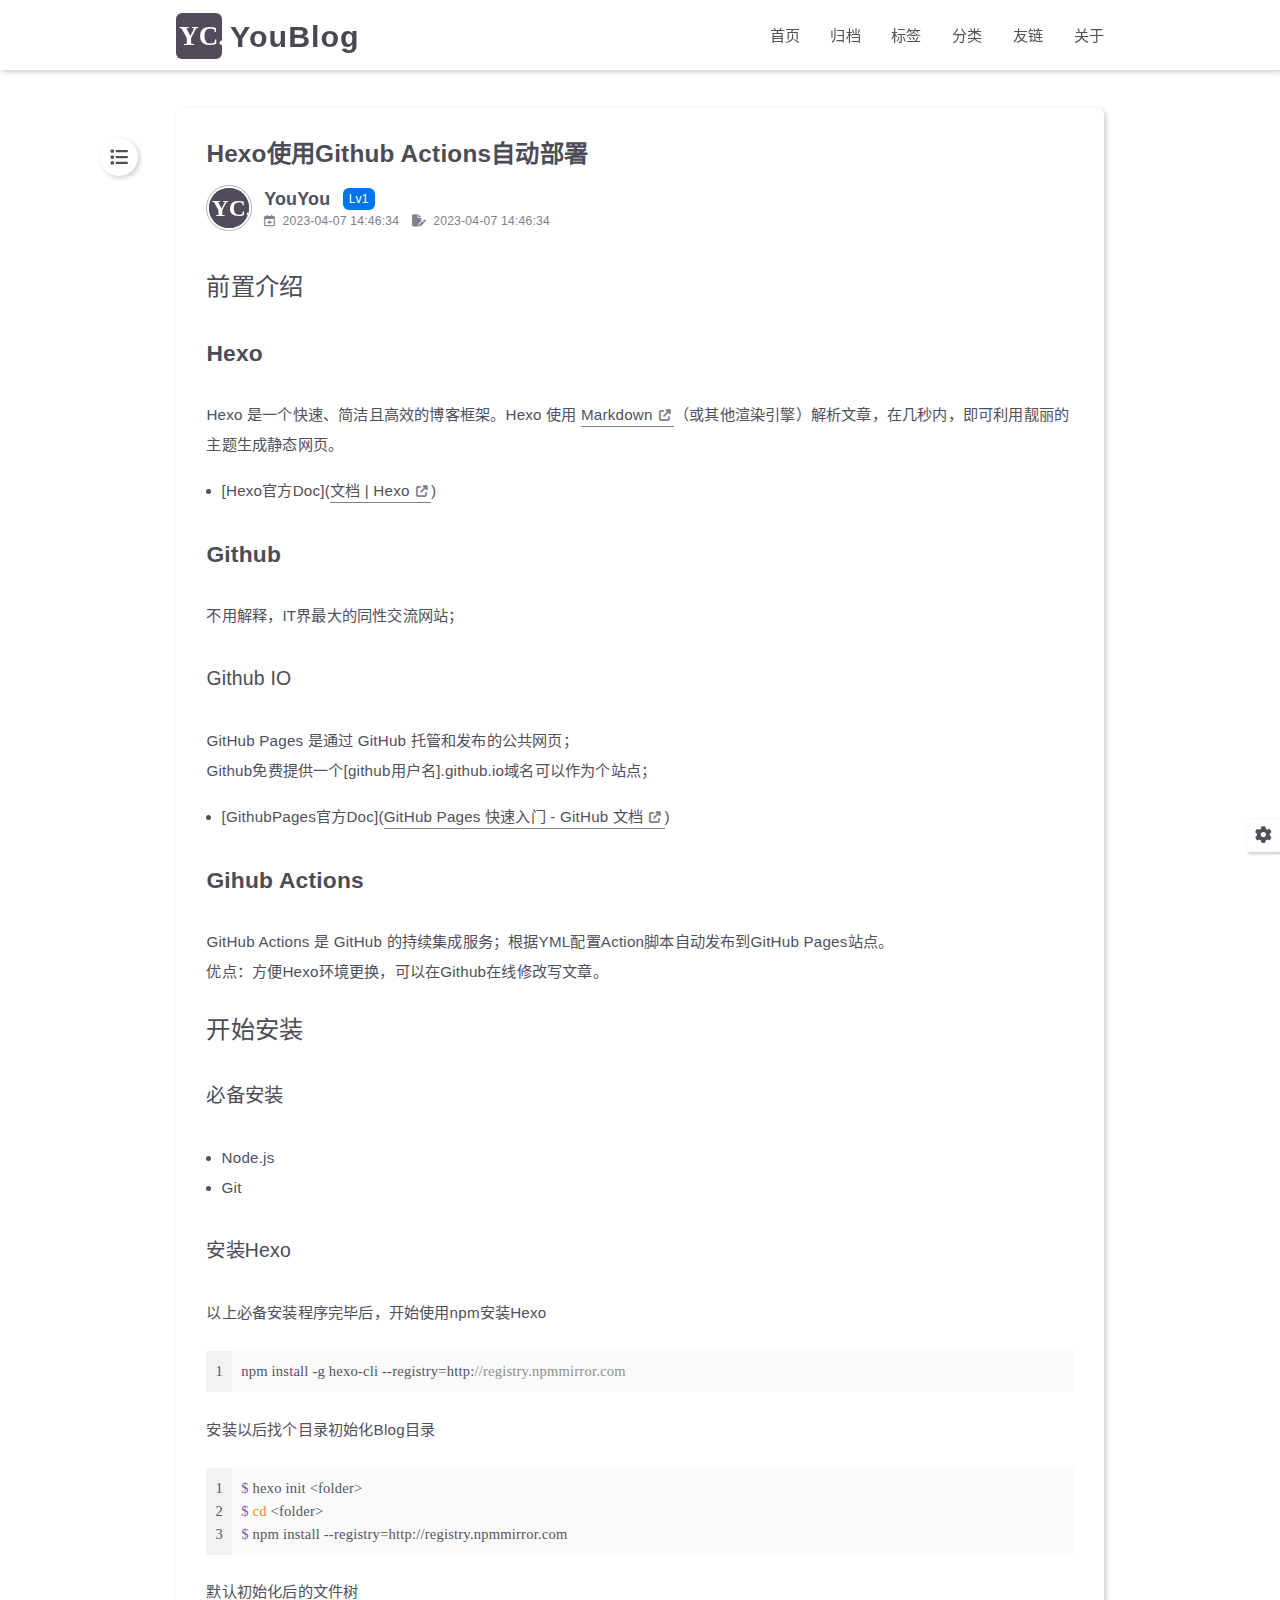
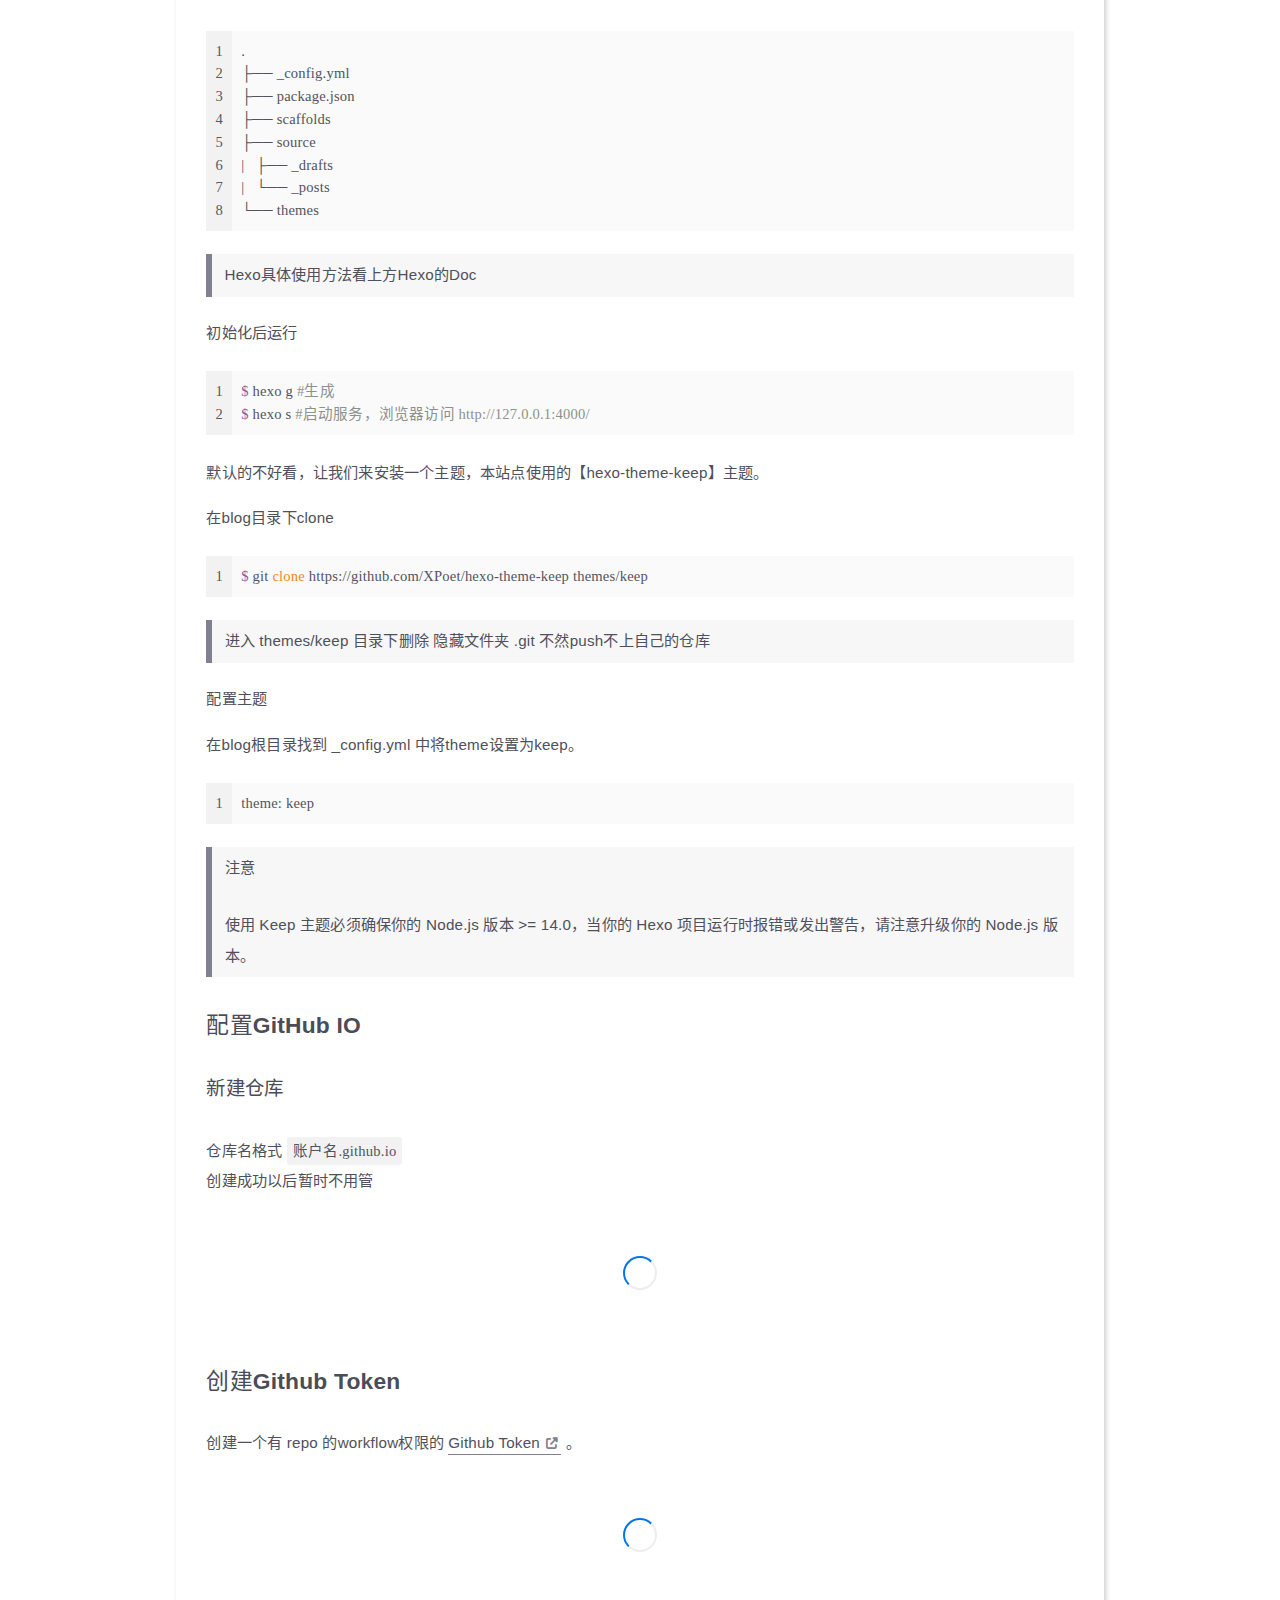
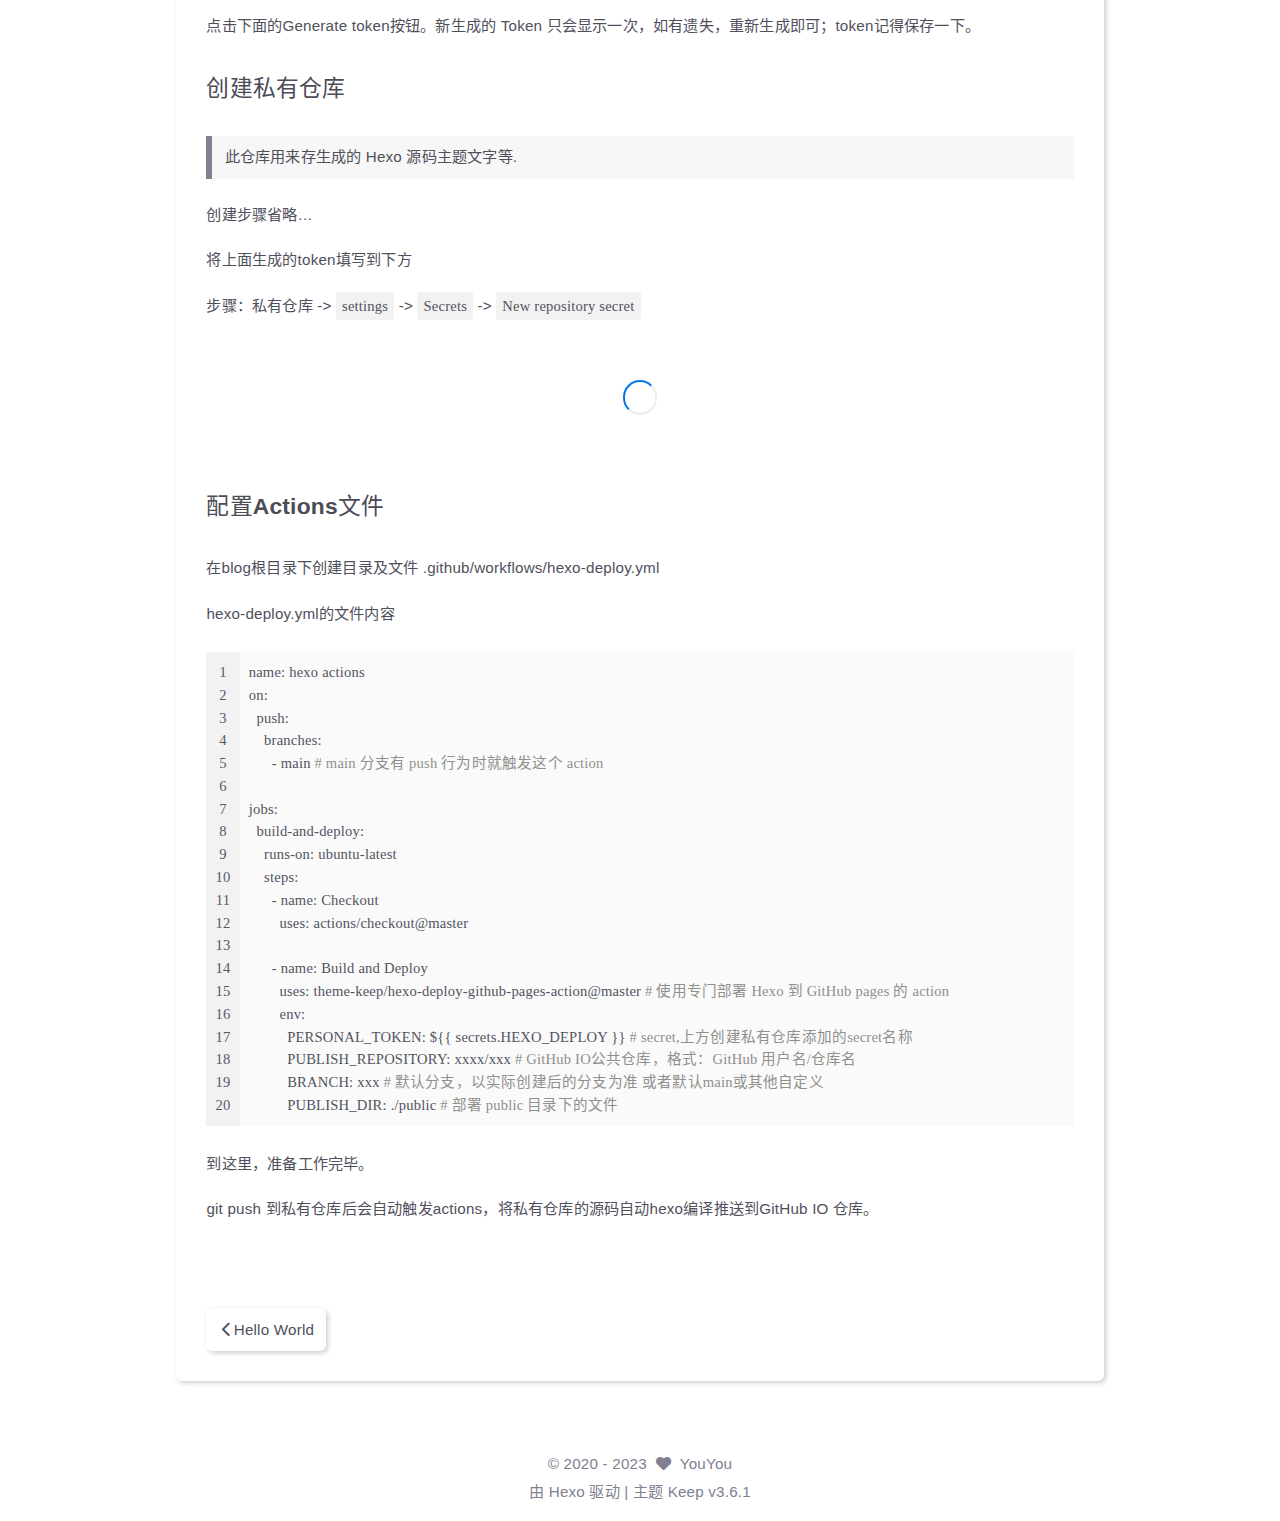
<file: 2023/04/07/Hexo使用Github Actions自动部署/index.html>
<!DOCTYPE html>
<html lang="zh-CN">
<head>
    <meta charset="utf-8">
    <meta name="viewport" content="width=device-width, initial-scale=1, maximum-scale=1">
    <meta name="keywords" content="Hexo Theme Keep">
    <meta name="description" content="一位码农的笔记">
    <meta name="author" content="YouYou">
    
    <title>
        
            Hexo使用Github Actions自动部署 |
        
        YouBlog
    </title>
    
<link rel="stylesheet" href="/css/style.css">

    <link rel="shortcut icon" href="/images/logo.svg">
    
<link rel="stylesheet" href="/font/css/fontawesome.min.css">

    
<link rel="stylesheet" href="/font/css/regular.min.css">

    
<link rel="stylesheet" href="/font/css/solid.min.css">

    
<link rel="stylesheet" href="/font/css/brands.min.css">

    <script id="hexo-configurations">
    let KEEP = window.KEEP || {}
    KEEP.hexo_config = {"hostname":"blog.tomzhou.tk","root":"/","language":"zh-CN"}
    KEEP.theme_config = {"toc":{"enable":true,"number":false,"expand_all":false,"init_open":false},"style":{"primary_color":"#0066cc","logo":"/images/logo.svg","favicon":"/images/logo.svg","avatar":"/images/avatar.svg","font_size":null,"font_family":null,"hover":{"shadow":false,"scale":false},"first_screen":{"enable":true,"header_transparent":false,"background_img":"/images/bg.svg","description":"Hello!","font_color":null,"hitokoto":false},"scroll":{"progress_bar":true,"percent":true}},"local_search":{"enable":false,"preload":false},"code_copy":{},"code_block":{"tools":{"enable":false,"style":"default"},"highlight_theme":"default"},"side_tools":{},"pjax":{"enable":false},"lazyload":{"enable":true},"comment":{"enable":false,"use":"valine","valine":{"appid":null,"appkey":null,"server_urls":null,"placeholder":null},"gitalk":{"github_id":null,"github_admins":null,"repository":null,"client_id":null,"client_secret":null,"proxy":null},"twikoo":{"env_id":null,"region":null,"version":"1.6.8"},"waline":{"server_url":null,"reaction":false,"version":2}},"post":{"author_label":{"enable":true,"auto":true,"custom_label_list":["Trainee","Engineer","Architect"]},"word_count":{"enable":false,"wordcount":false,"min2read":false},"img_align":"left","copyright_info":false},"version":"3.6.1"}
    KEEP.language_ago = {"second":"%s 秒前","minute":"%s 分钟前","hour":"%s 小时前","day":"%s 天前","week":"%s 周前","month":"%s 个月前","year":"%s 年前"}
    KEEP.language_code_block = {"copy":"复制代码","copied":"已复制","fold":"折叠代码块","folded":"已折叠"}
    KEEP.language_copy_copyright = {"copy":"复制版权信息","copied":"已复制","title":"原文标题","author":"原文作者","link":"原文链接"}
  </script>
<meta name="generator" content="Hexo 6.3.0"></head>


<body>
<div class="progress-bar-container">
    
        <span class="scroll-progress-bar"></span>
    

    
</div>


<main class="page-container">

    

    <div class="page-main-content">

        <div class="page-main-content-top">
            
<header class="header-wrapper">

    <div class="header-content">
        <div class="left">
            
                <a class="logo-image" href="/">
                    <img src="/images/logo.svg">
                </a>
            
            <a class="logo-title" href="/">
               YouBlog
            </a>
        </div>

        <div class="right">
            <div class="pc">
                <ul class="menu-list">
                    
                        <li class="menu-item">
                            <a class=""
                               href="/"
                            >
                                首页
                            </a>
                        </li>
                    
                        <li class="menu-item">
                            <a class=""
                               href="/archives"
                            >
                                归档
                            </a>
                        </li>
                    
                        <li class="menu-item">
                            <a class=""
                               href="/tags"
                            >
                                标签
                            </a>
                        </li>
                    
                        <li class="menu-item">
                            <a class=""
                               href="/categories"
                            >
                                分类
                            </a>
                        </li>
                    
                        <li class="menu-item">
                            <a class=""
                               href="/links"
                            >
                                友链
                            </a>
                        </li>
                    
                        <li class="menu-item">
                            <a class=""
                               href="/about"
                            >
                                关于
                            </a>
                        </li>
                    
                    
                </ul>
            </div>
            <div class="mobile">
                
                <div class="icon-item menu-bar">
                    <div class="menu-bar-middle"></div>
                </div>
            </div>
        </div>
    </div>

    <div class="header-drawer">
        <ul class="drawer-menu-list">
            
                <li class="drawer-menu-item flex-center">
                    <a class=""
                       href="/">首页</a>
                </li>
            
                <li class="drawer-menu-item flex-center">
                    <a class=""
                       href="/archives">归档</a>
                </li>
            
                <li class="drawer-menu-item flex-center">
                    <a class=""
                       href="/tags">标签</a>
                </li>
            
                <li class="drawer-menu-item flex-center">
                    <a class=""
                       href="/categories">分类</a>
                </li>
            
                <li class="drawer-menu-item flex-center">
                    <a class=""
                       href="/links">友链</a>
                </li>
            
                <li class="drawer-menu-item flex-center">
                    <a class=""
                       href="/about">关于</a>
                </li>
            
        </ul>
    </div>

    <div class="window-mask"></div>

</header>


        </div>

        <div class="page-main-content-middle">

            <div class="main-content">

                
                    <div class="fade-in-down-animation">
    <div class="post-page-container">
        <div class="article-content-container">

            <div class="article-title">
                <span class="title-hover-animation">Hexo使用Github Actions自动部署</span>
            </div>

            
                <div class="article-header">
                    <div class="avatar">
                        <img src="/images/avatar.svg">
                    </div>
                    <div class="info">
                        <div class="author">
                            <span class="name">YouYou</span>
                            
                                <span class="author-label">Lv1</span>
                            
                        </div>
                        <div class="meta-info">
                            
<div class="article-meta-info">
    <span class="article-date article-meta-item">
        
            <i class="fa-regular fa-calendar-plus"></i>&nbsp;
        
        <span class="pc">2023-04-07 14:46:34</span>
        <span class="mobile">2023-04-07 14:46</span>
    </span>
    
        <span class="article-update-date article-meta-item">
        <i class="fas fa-file-pen"></i>&nbsp;
        <span class="pc">2023-04-07 14:46:34</span>
    </span>
    
    
    

    
    
    
    
</div>

                        </div>
                    </div>
                </div>
            

            <div class="article-content keep-markdown-body">
                

                <h3 id="前置介绍"><a href="#前置介绍" class="headerlink" title="前置介绍"></a>前置介绍</h3><h4 id="Hexo"><a href="#Hexo" class="headerlink" title="Hexo"></a>Hexo</h4><p>Hexo 是一个快速、简洁且高效的博客框架。Hexo 使用 <a class="link"   target="_blank" rel="noopener" href="http://daringfireball.net/projects/markdown/" >Markdown<i class="fas fa-external-link-alt"></i></a>（或其他渲染引擎）解析文章，在几秒内，即可利用靓丽的主题生成静态网页。</p>
<ul>
<li>[Hexo官方Doc](<a class="link"   target="_blank" rel="noopener" href="https://hexo.io/zh-cn/docs/" >文档 | Hexo<i class="fas fa-external-link-alt"></i></a>)</li>
</ul>
<h4 id="Github"><a href="#Github" class="headerlink" title="Github"></a>Github</h4><p>不用解释，IT界最大的同性交流网站；</p>
<h5 id="Github-IO"><a href="#Github-IO" class="headerlink" title="Github IO"></a>Github IO</h5><p>GitHub Pages 是通过 GitHub 托管和发布的公共网页；<br>Github免费提供一个[github用户名].github.io域名可以作为个站点；</p>
<ul>
<li>[GithubPages官方Doc](<a class="link"   target="_blank" rel="noopener" href="https://docs.github.com/zh/pages/quickstart" >GitHub Pages 快速入门 - GitHub 文档<i class="fas fa-external-link-alt"></i></a>)</li>
</ul>
<h4 id="Gihub-Actions"><a href="#Gihub-Actions" class="headerlink" title="Gihub Actions"></a>Gihub Actions</h4><p>GitHub Actions 是 GitHub 的持续集成服务；根据YML配置Action脚本自动发布到GitHub Pages站点。<br>优点：方便Hexo环境更换，可以在Github在线修改写文章。</p>
<h3 id="开始安装"><a href="#开始安装" class="headerlink" title="开始安装"></a>开始安装</h3><h5 id="必备安装"><a href="#必备安装" class="headerlink" title="必备安装"></a>必备安装</h5><ul>
<li>Node.js</li>
<li>Git</li>
</ul>
<h5 id="安装Hexo"><a href="#安装Hexo" class="headerlink" title="安装Hexo"></a>安装Hexo</h5><p>以上必备安装程序完毕后，开始使用npm安装Hexo</p>
<figure class="highlight javascript"><table><tr><td class="gutter"><pre><span class="line">1</span><br></pre></td><td class="code"><pre><span class="line">npm install -g hexo-cli --registry=<span class="attr">http</span>:<span class="comment">//registry.npmmirror.com</span></span><br></pre></td></tr></table></figure>

<p>安装以后找个目录初始化Blog目录</p>
<figure class="highlight shell"><table><tr><td class="gutter"><pre><span class="line">1</span><br><span class="line">2</span><br><span class="line">3</span><br></pre></td><td class="code"><pre><span class="line"><span class="meta prompt_">$ </span><span class="language-bash">hexo init &lt;folder&gt;</span></span><br><span class="line"><span class="meta prompt_">$ </span><span class="language-bash"><span class="built_in">cd</span> &lt;folder&gt;</span></span><br><span class="line"><span class="meta prompt_">$ </span><span class="language-bash">npm install --registry=http://registry.npmmirror.com</span></span><br></pre></td></tr></table></figure>

<p>默认初始化后的文件树</p>
<figure class="highlight shell"><table><tr><td class="gutter"><pre><span class="line">1</span><br><span class="line">2</span><br><span class="line">3</span><br><span class="line">4</span><br><span class="line">5</span><br><span class="line">6</span><br><span class="line">7</span><br><span class="line">8</span><br></pre></td><td class="code"><pre><span class="line">.</span><br><span class="line">├── _config.yml</span><br><span class="line">├── package.json</span><br><span class="line">├── scaffolds</span><br><span class="line">├── source</span><br><span class="line">|   ├── _drafts</span><br><span class="line">|   └── _posts</span><br><span class="line">└── themes</span><br></pre></td></tr></table></figure>

<blockquote>
<p>Hexo具体使用方法看上方Hexo的Doc</p>
</blockquote>
<p>初始化后运行</p>
<figure class="highlight shell"><table><tr><td class="gutter"><pre><span class="line">1</span><br><span class="line">2</span><br></pre></td><td class="code"><pre><span class="line"><span class="meta prompt_">$ </span><span class="language-bash">hexo g <span class="comment">#生成</span></span></span><br><span class="line"><span class="meta prompt_">$ </span><span class="language-bash">hexo s <span class="comment">#启动服务，浏览器访问 http://127.0.0.1:4000/</span></span></span><br></pre></td></tr></table></figure>

<p>默认的不好看，让我们来安装一个主题，本站点使用的【hexo-theme-keep】主题。</p>
<p>在blog目录下clone</p>
<figure class="highlight shell"><table><tr><td class="gutter"><pre><span class="line">1</span><br></pre></td><td class="code"><pre><span class="line"><span class="meta prompt_">$ </span><span class="language-bash">git <span class="built_in">clone</span> https://github.com/XPoet/hexo-theme-keep themes/keep</span></span><br></pre></td></tr></table></figure>

<blockquote>
<p>进入 themes&#x2F;keep 目录下删除 隐藏文件夹 .git 不然push不上自己的仓库</p>
</blockquote>
<p>配置主题</p>
<p>在blog根目录找到 _config.yml 中将theme设置为keep。</p>
<figure class="highlight shell"><table><tr><td class="gutter"><pre><span class="line">1</span><br></pre></td><td class="code"><pre><span class="line">theme: keep</span><br></pre></td></tr></table></figure>

<blockquote>
<p>注意</p>
<p>使用 Keep 主题必须确保你的 Node.js 版本 &gt;&#x3D; 14.0，当你的 Hexo 项目运行时报错或发出警告，请注意升级你的 Node.js 版本。</p>
</blockquote>
<h4 id="配置GitHub-IO"><a href="#配置GitHub-IO" class="headerlink" title="配置GitHub IO"></a>配置GitHub IO</h4><h5 id="新建仓库"><a href="#新建仓库" class="headerlink" title="新建仓库"></a>新建仓库</h5><p>仓库名格式 <code>账户名.github.io</code><br>创建成功以后暂时不用管</p>
<p><img  
                     lazyload
                     alt="image"
                     data-src="https://cdn.staticaly.com/gh/cadmael/image-bed@master/images/1680853372407.56tp5o7e4sk0.webp"
                      alt="创建图片"
                ></p>
<h4 id="创建Github-Token"><a href="#创建Github-Token" class="headerlink" title="创建Github Token"></a>创建Github Token</h4><p>创建一个有 repo 的workflow权限的 <a class="link"   target="_blank" rel="noopener" href="https://github.com/settings/tokens/new" >Github Token<i class="fas fa-external-link-alt"></i></a> 。</p>
<p><img  
                     lazyload
                     alt="image"
                     data-src="https://cdn.staticaly.com/gh/cadmael/image-bed@master/images/image.65axp4qdodw0.webp"
                      alt="创建Token"
                ></p>
<p>点击下面的Generate token按钮。新生成的 Token 只会显示一次，如有遗失，重新生成即可；token记得保存一下。</p>
<h4 id="创建私有仓库"><a href="#创建私有仓库" class="headerlink" title="创建私有仓库"></a>创建私有仓库</h4><blockquote>
<p>此仓库用来存生成的 Hexo 源码主题文字等.</p>
</blockquote>
<p>创建步骤省略…</p>
<p>将上面生成的token填写到下方</p>
<p>步骤：私有仓库 -&gt; <code>settings</code> -&gt; <code>Secrets</code> -&gt; <code>New repository secret</code></p>
<p><img  
                     lazyload
                     alt="image"
                     data-src="https://cdn.staticaly.com/gh/cadmael/image-bed@master/images/image.101o92d0anrk.webp"
                      alt="填写token"
                ></p>
<h4 id="配置Actions文件"><a href="#配置Actions文件" class="headerlink" title="配置Actions文件"></a>配置Actions文件</h4><p>在blog根目录下创建目录及文件 .github&#x2F;workflows&#x2F;hexo-deploy.yml</p>
<p>hexo-deploy.yml的文件内容</p>
<figure class="highlight yaml"><table><tr><td class="gutter"><pre><span class="line">1</span><br><span class="line">2</span><br><span class="line">3</span><br><span class="line">4</span><br><span class="line">5</span><br><span class="line">6</span><br><span class="line">7</span><br><span class="line">8</span><br><span class="line">9</span><br><span class="line">10</span><br><span class="line">11</span><br><span class="line">12</span><br><span class="line">13</span><br><span class="line">14</span><br><span class="line">15</span><br><span class="line">16</span><br><span class="line">17</span><br><span class="line">18</span><br><span class="line">19</span><br><span class="line">20</span><br></pre></td><td class="code"><pre><span class="line"><span class="attr">name:</span> <span class="string">hexo</span> <span class="string">actions</span></span><br><span class="line"><span class="attr">on:</span></span><br><span class="line">  <span class="attr">push:</span></span><br><span class="line">    <span class="attr">branches:</span></span><br><span class="line">      <span class="bullet">-</span> <span class="string">main</span> <span class="comment"># main 分支有 push 行为时就触发这个 action</span></span><br><span class="line"></span><br><span class="line"><span class="attr">jobs:</span></span><br><span class="line">  <span class="attr">build-and-deploy:</span></span><br><span class="line">    <span class="attr">runs-on:</span> <span class="string">ubuntu-latest</span></span><br><span class="line">    <span class="attr">steps:</span></span><br><span class="line">      <span class="bullet">-</span> <span class="attr">name:</span> <span class="string">Checkout</span></span><br><span class="line">        <span class="attr">uses:</span> <span class="string">actions/checkout@master</span></span><br><span class="line"></span><br><span class="line">      <span class="bullet">-</span> <span class="attr">name:</span> <span class="string">Build</span> <span class="string">and</span> <span class="string">Deploy</span></span><br><span class="line">        <span class="attr">uses:</span> <span class="string">theme-keep/hexo-deploy-github-pages-action@master</span> <span class="comment"># 使用专门部署 Hexo 到 GitHub pages 的 action</span></span><br><span class="line">        <span class="attr">env:</span></span><br><span class="line">          <span class="attr">PERSONAL_TOKEN:</span> <span class="string">$&#123;&#123;</span> <span class="string">secrets.HEXO_DEPLOY</span> <span class="string">&#125;&#125;</span> <span class="comment"># secret,上方创建私有仓库添加的secret名称</span></span><br><span class="line">          <span class="attr">PUBLISH_REPOSITORY:</span> <span class="string">xxxx/xxx</span> <span class="comment"># GitHub IO公共仓库，格式：GitHub 用户名/仓库名</span></span><br><span class="line">          <span class="attr">BRANCH:</span> <span class="string">xxx</span> <span class="comment"># 默认分支，以实际创建后的分支为准 或者默认main或其他自定义</span></span><br><span class="line">          <span class="attr">PUBLISH_DIR:</span> <span class="string">./public</span> <span class="comment"># 部署 public 目录下的文件</span></span><br></pre></td></tr></table></figure>

<p>到这里，准备工作完毕。</p>
<p> git push 到私有仓库后会自动触发actions，将私有仓库的源码自动hexo编译推送到GitHub IO 仓库。</p>

            </div>

            

            

            
                <div class="article-nav">
                    
                        <div class="article-prev">
                            <a class="prev"
                               rel="prev"
                               href="/2023/04/07/hello-world/"
                            >
                            <span class="left arrow-icon flex-center">
                              <i class="fas fa-chevron-left"></i>
                            </span>
                                <span class="title flex-center">
                                <span class="post-nav-title-item">Hello World</span>
                                <span class="post-nav-item">上一篇</span>
                            </span>
                            </a>
                        </div>
                    
                    
                </div>
            

            
        </div>

        
            <div class="toc-content-container">
                <div class="post-toc-wrap">
    <div class="post-toc">
        <ol class="nav"><li class="nav-item nav-level-3"><a class="nav-link" href="#%E5%89%8D%E7%BD%AE%E4%BB%8B%E7%BB%8D"><span class="nav-text">前置介绍</span></a><ol class="nav-child"><li class="nav-item nav-level-4"><a class="nav-link" href="#Hexo"><span class="nav-text">Hexo</span></a></li><li class="nav-item nav-level-4"><a class="nav-link" href="#Github"><span class="nav-text">Github</span></a><ol class="nav-child"><li class="nav-item nav-level-5"><a class="nav-link" href="#Github-IO"><span class="nav-text">Github IO</span></a></li></ol></li><li class="nav-item nav-level-4"><a class="nav-link" href="#Gihub-Actions"><span class="nav-text">Gihub Actions</span></a></li></ol></li><li class="nav-item nav-level-3"><a class="nav-link" href="#%E5%BC%80%E5%A7%8B%E5%AE%89%E8%A3%85"><span class="nav-text">开始安装</span></a><ol class="nav-child"><li class="nav-item nav-level-5"><a class="nav-link" href="#%E5%BF%85%E5%A4%87%E5%AE%89%E8%A3%85"><span class="nav-text">必备安装</span></a></li><li class="nav-item nav-level-5"><a class="nav-link" href="#%E5%AE%89%E8%A3%85Hexo"><span class="nav-text">安装Hexo</span></a></li></ol></li><li class="nav-item nav-level-4"><a class="nav-link" href="#%E9%85%8D%E7%BD%AEGitHub-IO"><span class="nav-text">配置GitHub IO</span></a><ol class="nav-child"><li class="nav-item nav-level-5"><a class="nav-link" href="#%E6%96%B0%E5%BB%BA%E4%BB%93%E5%BA%93"><span class="nav-text">新建仓库</span></a></li></ol></li><li class="nav-item nav-level-4"><a class="nav-link" href="#%E5%88%9B%E5%BB%BAGithub-Token"><span class="nav-text">创建Github Token</span></a></li><li class="nav-item nav-level-4"><a class="nav-link" href="#%E5%88%9B%E5%BB%BA%E7%A7%81%E6%9C%89%E4%BB%93%E5%BA%93"><span class="nav-text">创建私有仓库</span></a></li><li class="nav-item nav-level-4"><a class="nav-link" href="#%E9%85%8D%E7%BD%AEActions%E6%96%87%E4%BB%B6"><span class="nav-text">配置Actions文件</span></a></li></ol></li></ol>
    </div>
</div>

            </div>
        
    </div>
</div>


                
            </div>

        </div>

        <div class="page-main-content-bottom">
            
<footer class="footer">
    <div class="info-container">
        <div class="copyright-info info-item">
            &copy;
            
                <span>2020</span> -
            
            2023
            
                &nbsp;<i class="fas fa-heart icon-animate"></i>
                &nbsp;<a href="/">YouYou</a>
            
        </div>
        
        <div class="theme-info info-item">
            由 <a target="_blank" href="https://hexo.io">Hexo</a> 驱动&nbsp;|&nbsp;主题&nbsp;<a class="theme-version" target="_blank" href="https://github.com/XPoet/hexo-theme-keep">Keep v3.6.1</a>
        </div>
        
        
    </div>
</footer>

        </div>
    </div>

    
        <div class="post-tools">
            <div class="post-tools-container">
    <ul class="tools-list">
        <!-- TOC aside toggle -->
        
            <li class="tools-item flex-center toggle-show-toc">
                <i class="fas fa-list"></i>
            </li>
        

        <!-- go comment -->
        
    </ul>
</div>

        </div>
    

    <div class="right-bottom-side-tools">
        <div class="side-tools-container">
    <ul class="side-tools-list">
        <li class="tools-item tool-font-adjust-plus flex-center">
            <i class="fas fa-search-plus"></i>
        </li>

        <li class="tools-item tool-font-adjust-minus flex-center">
            <i class="fas fa-search-minus"></i>
        </li>

        <li class="tools-item tool-dark-light-toggle flex-center">
            <i class="fas fa-moon"></i>
        </li>

        <!-- rss -->
        

        

        <li class="tools-item tool-scroll-to-bottom flex-center">
            <i class="fas fa-arrow-down"></i>
        </li>
    </ul>

    <ul class="exposed-tools-list">
        <li class="tools-item tool-toggle-show flex-center">
            <i class="fas fa-cog fa-spin"></i>
        </li>
        
            <li class="tools-item tool-scroll-to-top flex-center">
                <i class="arrow-up fas fa-arrow-up"></i>
                <span class="percent"></span>
            </li>
        
    </ul>
</div>

    </div>

    <div class="zoom-in-image-mask">
    <img class="zoom-in-image">
</div>


    

</main>




<script src="/js/utils.js"></script>

<script src="/js/main.js"></script>

<script src="/js/header-shrink.js"></script>

<script src="/js/back2top.js"></script>

<script src="/js/dark-light-toggle.js"></script>









    
<script src="/js/lazyload.js"></script>



<div class="post-scripts">
    
        
<script src="/js/post-helper.js"></script>

        
            
<script src="/js/libs/anime.min.js"></script>

        
        
            
<script src="/js/toc.js"></script>

        
    
</div>



</body>
</html>
</file>
<file: css/style.css>
:root {
  --primary-color: #06c;
  --primary-color-light-1: #0075eb;
  --primary-color-light-2: #0a85ff;
  --primary-color-dark-1: #005cb8;
  --primary-color-dark-2: #0052a3;
  --background-color-1: #fff;
  --background-color-2: #f7f7f7;
  --background-color-3: #f0f0f0;
  --content-background-color: #fff;
  --text-color-1: #484853;
  --text-color-2: #4c4c57;
  --text-color-3: #50505c;
  --text-color-4: #808091;
  --text-color-5: #b7b7c0;
  --text-color-6: #ededef;
  --toc-text-color: #6f6f80;
  --badge-color: #f0f0f0;
  --badge-background-color: #9393a1;
  --border-color: #b3b3b3;
  --selection-color: #0075eb;
  --shadow-color: rgba(0,0,0,0.2);
  --shadow-hover-color: rgba(0,0,0,0.3);
  --scrollbar-color: #60606e;
  --scrollbar-background-color: #e6e6e6;
  --toc-scrollbar-color: rgba(80,80,92,0.1);
  --copyright-info-color: #c03;
  --avatar-background-color: #005cb8;
  --header-transparent-background-1: rgba(255,255,255,0.28);
  --header-transparent-background-2: rgba(255,255,255,0.4);
  --pjax-progress-bar-color: linear-gradient(45deg, #f10006, #ef5b00, #e59c01, #19ca05, #00cab5, #0264c8, #c303c3);
  --article-aging-tips-color: #b78d0f;
  --article-aging-tips-background-color: rgba(183,141,15,0.1);
  --article-aging-tips-border-color: rgba(183,141,15,0.6);
}
@media (prefers-color-scheme: light) {
  :root {
    --primary-color: #06c;
    --primary-color-light-1: #0075eb;
    --primary-color-light-2: #0a85ff;
    --primary-color-dark-1: #005cb8;
    --primary-color-dark-2: #0052a3;
    --background-color-1: #fff;
    --background-color-2: #f7f7f7;
    --background-color-3: #f0f0f0;
    --content-background-color: #fff;
    --text-color-1: #484853;
    --text-color-2: #4c4c57;
    --text-color-3: #50505c;
    --text-color-4: #808091;
    --text-color-5: #b7b7c0;
    --text-color-6: #ededef;
    --toc-text-color: #6f6f80;
    --badge-color: #f0f0f0;
    --badge-background-color: #9393a1;
    --border-color: #b3b3b3;
    --selection-color: #0075eb;
    --shadow-color: rgba(0,0,0,0.2);
    --shadow-hover-color: rgba(0,0,0,0.3);
    --scrollbar-color: #60606e;
    --scrollbar-background-color: #e6e6e6;
    --toc-scrollbar-color: rgba(80,80,92,0.1);
    --copyright-info-color: #c03;
    --avatar-background-color: #005cb8;
    --header-transparent-background-1: rgba(255,255,255,0.28);
    --header-transparent-background-2: rgba(255,255,255,0.4);
    --pjax-progress-bar-color: linear-gradient(45deg, #f10006, #ef5b00, #e59c01, #19ca05, #00cab5, #0264c8, #c303c3);
    --article-aging-tips-color: #b78d0f;
    --article-aging-tips-background-color: rgba(183,141,15,0.1);
    --article-aging-tips-border-color: rgba(183,141,15,0.6);
  }
}
@media (prefers-color-scheme: dark) {
  :root {
    --primary-color: #06c;
    --primary-color-light-1: #0075eb;
    --primary-color-light-2: #0a85ff;
    --primary-color-dark-1: #005cb8;
    --primary-color-dark-2: #0052a3;
    --background-color-1: #383940;
    --background-color-2: #3d3f46;
    --background-color-3: #43444c;
    --content-background-color: #37383f;
    --text-color-1: #c5c5cc;
    --text-color-2: #c1c1c9;
    --text-color-3: #bebec6;
    --text-color-4: #9595a2;
    --text-color-5: #5b5b67;
    --text-color-6: #36363e;
    --toc-text-color: #9f9fab;
    --badge-color: #4a4c55;
    --badge-background-color: #d8d8dd;
    --border-color: #6f717e;
    --selection-color: #005ebc;
    --shadow-color: rgba(128,128,128,0.2);
    --shadow-hover-color: rgba(128,128,128,0.28);
    --scrollbar-color: #32333a;
    --scrollbar-background-color: #5c5e6a;
    --toc-scrollbar-color: rgba(190,190,198,0.1);
    --copyright-info-color: #a30029;
    --avatar-background-color: #004a93;
    --header-transparent-background-1: rgba(56,57,64,0.28);
    --header-transparent-background-2: rgba(56,57,64,0.4);
    --pjax-progress-bar-color: linear-gradient(45deg, #ea404a, #ea722f, #e9a71f, #67e559, #18ecec, #1b85f1, #ee1dee);
    --article-aging-tips-color: #ecc34d;
    --article-aging-tips-background-color: rgba(236,195,77,0.1);
    --article-aging-tips-border-color: rgba(236,195,77,0.6);
  }
}
.light-mode {
  --primary-color: #06c;
  --primary-color-light-1: #0075eb;
  --primary-color-light-2: #0a85ff;
  --primary-color-dark-1: #005cb8;
  --primary-color-dark-2: #0052a3;
  --background-color-1: #fff;
  --background-color-2: #f7f7f7;
  --background-color-3: #f0f0f0;
  --content-background-color: #fff;
  --text-color-1: #484853;
  --text-color-2: #4c4c57;
  --text-color-3: #50505c;
  --text-color-4: #808091;
  --text-color-5: #b7b7c0;
  --text-color-6: #ededef;
  --toc-text-color: #6f6f80;
  --badge-color: #f0f0f0;
  --badge-background-color: #9393a1;
  --border-color: #b3b3b3;
  --selection-color: #0075eb;
  --shadow-color: rgba(0,0,0,0.2);
  --shadow-hover-color: rgba(0,0,0,0.3);
  --scrollbar-color: #60606e;
  --scrollbar-background-color: #e6e6e6;
  --toc-scrollbar-color: rgba(80,80,92,0.1);
  --copyright-info-color: #c03;
  --avatar-background-color: #005cb8;
  --header-transparent-background-1: rgba(255,255,255,0.28);
  --header-transparent-background-2: rgba(255,255,255,0.4);
  --pjax-progress-bar-color: linear-gradient(45deg, #f10006, #ef5b00, #e59c01, #19ca05, #00cab5, #0264c8, #c303c3);
  --article-aging-tips-color: #b78d0f;
  --article-aging-tips-background-color: rgba(183,141,15,0.1);
  --article-aging-tips-border-color: rgba(183,141,15,0.6);
}
.dark-mode {
  --primary-color: #06c;
  --primary-color-light-1: #0075eb;
  --primary-color-light-2: #0a85ff;
  --primary-color-dark-1: #005cb8;
  --primary-color-dark-2: #0052a3;
  --background-color-1: #383940;
  --background-color-2: #3d3f46;
  --background-color-3: #43444c;
  --content-background-color: #37383f;
  --text-color-1: #c5c5cc;
  --text-color-2: #c1c1c9;
  --text-color-3: #bebec6;
  --text-color-4: #9595a2;
  --text-color-5: #5b5b67;
  --text-color-6: #36363e;
  --toc-text-color: #9f9fab;
  --badge-color: #4a4c55;
  --badge-background-color: #d8d8dd;
  --border-color: #6f717e;
  --selection-color: #005ebc;
  --shadow-color: rgba(128,128,128,0.2);
  --shadow-hover-color: rgba(128,128,128,0.28);
  --scrollbar-color: #32333a;
  --scrollbar-background-color: #5c5e6a;
  --toc-scrollbar-color: rgba(190,190,198,0.1);
  --copyright-info-color: #a30029;
  --avatar-background-color: #004a93;
  --header-transparent-background-1: rgba(56,57,64,0.28);
  --header-transparent-background-2: rgba(56,57,64,0.4);
  --pjax-progress-bar-color: linear-gradient(45deg, #ea404a, #ea722f, #e9a71f, #67e559, #18ecec, #1b85f1, #ee1dee);
  --article-aging-tips-color: #ecc34d;
  --article-aging-tips-background-color: rgba(236,195,77,0.1);
  --article-aging-tips-border-color: rgba(236,195,77,0.6);
}
.fade-in-down-animation {
  animation-name: fade-in-down;
  animation-duration: 1s;
  animation-fill-mode: both;
}
.title-hover-animation {
  position: relative;
  display: inline-block;
  color: var(--text-color-2);
  line-height: 1.3;
  vertical-align: top;
  border-bottom: none;
}
.title-hover-animation::before {
  position: absolute;
  bottom: -4px;
  left: 0;
  width: 100%;
  height: 2px;
  background-color: var(--text-color-2);
  transform: scaleX(0);
  visibility: hidden;
  content: "";
  transition-delay: 0s, 0s, 0s, 0s, 0s, 0s;
  transition-timing-function: ease, ease, ease, ease, ease-in-out, ease-in-out;
  transition-duration: 0.2s, 0.2s, 0.2s, 0.2s, 0.2s, 0.2s;
  transition-property: color, background, box-shadow, border-color, visibility, transform;
}
.title-hover-animation:hover::before {
  transform: scaleX(1);
  visibility: visible;
}
@-moz-keyframes fade-in-down {
  0% {
    transform: translateY(-50px);
    opacity: 0;
  }
  100% {
    transform: translateY(0);
    opacity: 1;
  }
}
@-webkit-keyframes fade-in-down {
  0% {
    transform: translateY(-50px);
    opacity: 0;
  }
  100% {
    transform: translateY(0);
    opacity: 1;
  }
}
@-o-keyframes fade-in-down {
  0% {
    transform: translateY(-50px);
    opacity: 0;
  }
  100% {
    transform: translateY(0);
    opacity: 1;
  }
}
@keyframes fade-in-down {
  0% {
    transform: translateY(-50px);
    opacity: 0;
  }
  100% {
    transform: translateY(0);
    opacity: 1;
  }
}
@-moz-keyframes icon-animate {
  0%, 100% {
    transform: scale(1);
  }
  10%, 30% {
    transform: scale(0.88);
  }
  20%, 40%, 60%, 80% {
    transform: scale(1.08);
  }
  50%, 70% {
    transform: scale(1.08);
  }
}
@-webkit-keyframes icon-animate {
  0%, 100% {
    transform: scale(1);
  }
  10%, 30% {
    transform: scale(0.88);
  }
  20%, 40%, 60%, 80% {
    transform: scale(1.08);
  }
  50%, 70% {
    transform: scale(1.08);
  }
}
@-o-keyframes icon-animate {
  0%, 100% {
    transform: scale(1);
  }
  10%, 30% {
    transform: scale(0.88);
  }
  20%, 40%, 60%, 80% {
    transform: scale(1.08);
  }
  50%, 70% {
    transform: scale(1.08);
  }
}
@keyframes icon-animate {
  0%, 100% {
    transform: scale(1);
  }
  10%, 30% {
    transform: scale(0.88);
  }
  20%, 40%, 60%, 80% {
    transform: scale(1.08);
  }
  50%, 70% {
    transform: scale(1.08);
  }
}
@-moz-keyframes img-loading-animation {
  to {
    transform: rotate(1turn);
  }
}
@-webkit-keyframes img-loading-animation {
  to {
    transform: rotate(1turn);
  }
}
@-o-keyframes img-loading-animation {
  to {
    transform: rotate(1turn);
  }
}
@keyframes img-loading-animation {
  to {
    transform: rotate(1turn);
  }
}
* {
  transition-delay: 0s, 0s, 0s, 0s;
  transition-timing-function: ease, ease, ease, ease;
  transition-duration: 0.2s, 0.2s, 0.2s, 0.2s;
  transition-property: color, background, box-shadow, border-color;
}
*::-webkit-scrollbar {
  width: 0.4rem;
  height: 0.4rem;
  transition: all 0.2s ease;
}
*::-webkit-scrollbar-thumb {
  background: var(--scrollbar-color);
  border-radius: 0.1rem;
}
*::-webkit-scrollbar-track {
  background: var(--scrollbar-background-color);
}
html,
body {
  position: relative;
  width: 100%;
  height: 100%;
  margin: 0;
  padding: 0;
  color: var(--text-color-3);
  font-weight: 400;
  font-size: 15.2px;
  font-family: Optima-Regular, Optima, PingFang SC, Microsoft YaHei, sans-serif;
  line-height: 22px;
  letter-spacing: 0.2px;
  background: var(--background-color-1);
}
html::-webkit-scrollbar,
body::-webkit-scrollbar {
  width: 0.6rem;
  height: 0.6rem;
}
@media (max-width: 800px) {
  html::-webkit-scrollbar,
  body::-webkit-scrollbar {
    width: 0.5rem;
    height: 0.5rem;
  }
}
@media (max-width: 500px) {
  html::-webkit-scrollbar,
  body::-webkit-scrollbar {
    width: 0.4rem;
    height: 0.4rem;
  }
}
@media (max-width: 800px) {
  html,
  body {
    font-size: 14.591999999999999px;
    line-height: 21.119999999999997px;
  }
}
@media (max-width: 500px) {
  html,
  body {
    font-size: 13.68px;
    line-height: 19.8px;
  }
}
::selection {
  color: #fff;
  background: var(--selection-color);
}
ul,
ol,
li {
  margin: 0;
  padding: 0;
  list-style: none;
}
a {
  color: var(--text-color-3);
  text-decoration: none;
}
a i,
a span {
  color: var(--text-color-3);
}
a:hover,
a:active {
  color: var(--primary-color);
  text-decoration: none !important;
}
a:hover i,
a:active i,
a:hover span,
a:active span {
  color: var(--primary-color);
}
img[lazyload] {
  position: relative;
  box-sizing: border-box;
  width: 8rem;
  height: 8rem;
  box-shadow: none !important;
  cursor: not-allowed;
  pointer-events: none;
}
img[lazyload]::before {
  position: absolute;
  top: 0;
  left: 0;
  display: block;
  width: 100%;
  height: 100%;
  background: var(--background-color-1);
  content: '';
  transition-delay: 0s, 0s, 0s, 0s, 0s;
  transition-timing-function: ease, ease, ease, ease, ease;
  transition-duration: 0.2s, 0.2s, 0.2s, 0.2s, 0.2s;
  transition-property: color, background, box-shadow, border-color, background;
}
img[lazyload]::after {
  position: absolute;
  top: 0;
  right: 0;
  bottom: 0;
  left: 0;
  display: block;
  width: 2rem;
  height: 2rem;
  margin: auto;
  border: 2px solid var(--text-color-6);
  border-top-color: var(--selection-color);
  border-left-color: var(--selection-color);
  border-radius: 50%;
  animation: img-loading-animation 750ms infinite linear;
  content: '';
  transition-delay: 0s, 0s, 0s, 0s, 0s;
  transition-timing-function: ease, ease, ease, ease, ease;
  transition-duration: 0.2s, 0.2s, 0.2s, 0.2s, 0.2s;
  transition-property: color, background, box-shadow, border-color, border;
}
button {
  margin: 0;
  padding: 0;
  background: transparent;
  border: 0;
  outline: none;
  cursor: pointer;
}
.btn {
  position: relative;
  display: inline-block;
  padding: 0.4rem 1rem;
  white-space: nowrap;
  text-align: center;
  background: var(--background-color-1);
  border-radius: 5px;
  cursor: pointer;
  box-shadow: 2px 2px 5px var(--shadow-color);
  transition-delay: 0s, 0s, 0s, 0s, 0s;
  transition-timing-function: ease, ease, ease, ease, linear;
  transition-duration: 0.2s, 0.2s, 0.2s, 0.2s, 0.2s;
  transition-property: color, background, box-shadow, border-color, transform;
}
.btn:hover {
  color: var(--background-color-1);
  background: var(--primary-color);
}
.flex-center {
  display: flex;
  align-items: center;
  justify-content: center;
}
.clear::after {
  display: block;
  clear: both;
  height: 0;
  overflow: hidden;
  visibility: hidden;
  content: '';
}
.tooltip {
  position: relative;
  box-sizing: border-box;
}
.tooltip:hover .tooltip-content {
  display: inline-block;
}
.tooltip.show-img .tooltip-content {
  display: none !important;
}
.tooltip .tooltip-content {
  position: absolute;
  top: -0.4rem;
  left: 50%;
  z-index: 1009;
  display: none;
  box-sizing: border-box;
  padding: 0.2rem 0.6rem;
  color: var(--text-color-6);
  font-size: 0.8rem;
  letter-spacing: 0.8px;
  white-space: nowrap;
  background: var(--text-color-1);
  border-radius: 0.3rem;
  transform: translateX(-50%) translateY(-100%);
  transition-delay: 0s, 0s, 0s, 0s, 0s;
  transition-timing-function: ease, ease, ease, ease, ease;
  transition-duration: 0.2s, 0.2s, 0.2s, 0.2s, 0.2s;
  transition-property: color, background, box-shadow, border-color, display;
  -moz-user-select: none;
  -ms-user-select: none;
  -webkit-user-select: none;
  user-select: none;
}
.tooltip-img {
  position: relative;
  box-sizing: border-box;
}
.tooltip-img.show-img .tooltip-img-box {
  display: flex;
}
.tooltip-img .tooltip-img-box {
  position: absolute;
  top: -0.4rem;
  left: 50%;
  z-index: 1008;
  display: none;
  align-items: center;
  justify-content: center;
  box-sizing: border-box;
  min-height: 6rem;
  background: var(--text-color-6);
  border: 0.2rem solid var(--text-color-3);
  border-radius: 0.3rem;
  transform: translateX(-50%) translateY(-100%);
  transition-delay: 0s, 0s, 0s, 0s, 0s;
  transition-timing-function: ease, ease, ease, ease, ease;
  transition-duration: 0.2s, 0.2s, 0.2s, 0.2s, 0.2s;
  transition-property: color, background, box-shadow, border-color, display;
  -moz-user-select: none;
  -ms-user-select: none;
  -webkit-user-select: none;
  user-select: none;
}
.tooltip-img .tooltip-img-box img {
  display: block;
  max-height: 10rem;
}
.keep-markdown-body {
  font-size: 1rem;
}
.keep-markdown-body blockquote {
  box-sizing: border-box;
  margin: 1.4rem 0;
  color: var(--text-color-3);
  background: var(--background-color-2);
  border-left: 0.4rem solid var(--text-color-4);
}
.keep-markdown-body blockquote p,
.keep-markdown-body blockquote ul,
.keep-markdown-body blockquote ol {
  padding: 0.4rem 0.4rem 0.4rem 0.8rem;
}
.keep-markdown-body p {
  color: var(--text-color-3);
  line-height: 2;
}
.keep-markdown-body a {
  position: relative;
  box-sizing: border-box;
  padding-bottom: 0.2rem;
  text-decoration: none;
  overflow-wrap: break-word;
  border-bottom: 0.1rem solid var(--text-color-4);
  outline: 0;
  cursor: pointer;
}
.keep-markdown-body a .fas,
.keep-markdown-body a .far,
.keep-markdown-body a .fab {
  position: relative;
  margin: 0 0.2rem 0 0.4rem;
  color: var(--text-color-4);
  font-size: 0.88rem;
}
.keep-markdown-body a:hover {
  text-decoration: underline;
}
.keep-markdown-body a:hover::after {
  background: var(--primary-color);
}
.keep-markdown-body strong {
  color: var(--text-color-3);
}
.keep-markdown-body em {
  color: var(--text-color-3);
}
.keep-markdown-body ul li,
.keep-markdown-body ol li {
  margin-left: 1rem;
  line-height: 2rem;
}
.keep-markdown-body ul li {
  list-style: disc;
}
.keep-markdown-body ul li ul li {
  list-style: circle;
}
.keep-markdown-body ul li ul li ul li {
  list-style: square;
}
.keep-markdown-body ol li {
  list-style: decimal;
}
.keep-markdown-body ol li ol li {
  list-style: upper-alpha;
}
.keep-markdown-body ol li ol li ol li {
  list-style: upper-roman;
}
.keep-markdown-body li {
  color: var(--text-color-3);
}
.keep-markdown-body h1,
.keep-markdown-body h2,
.keep-markdown-body h3,
.keep-markdown-body h4,
.keep-markdown-body h5,
.keep-markdown-body h6 {
  color: var(--text-color-2);
  line-height: 1.5;
}
@media (max-width: 800px) {
  .keep-markdown-body h1,
  .keep-markdown-body h2,
  .keep-markdown-body h3,
  .keep-markdown-body h4,
  .keep-markdown-body h5,
  .keep-markdown-body h6 {
    line-height: 1.25;
  }
}
.keep-markdown-body h1 {
  font-weight: 600;
  font-size: 1.8rem;
}
@media (max-width: 800px) {
  .keep-markdown-body h1 {
    font-size: 1.7rem;
  }
}
.keep-markdown-body h2 {
  font-weight: 600;
  font-size: 1.7rem;
}
@media (max-width: 800px) {
  .keep-markdown-body h2 {
    font-size: 1.6rem;
  }
}
.keep-markdown-body h3 {
  font-weight: 550;
  font-size: 1.6rem;
}
@media (max-width: 800px) {
  .keep-markdown-body h3 {
    font-size: 1.5rem;
  }
}
.keep-markdown-body h4 {
  font-weight: 550;
  font-size: 1.5rem;
}
@media (max-width: 800px) {
  .keep-markdown-body h4 {
    font-size: 1.4rem;
  }
}
.keep-markdown-body h5 {
  font-weight: 500;
  font-size: 1.28rem;
}
@media (max-width: 800px) {
  .keep-markdown-body h5 {
    font-size: 1.18rem;
  }
}
.keep-markdown-body h6 {
  font-weight: 500;
  font-size: 1.2rem;
  line-height: 1.2;
}
@media (max-width: 800px) {
  .keep-markdown-body h6 {
    font-size: 1.1rem;
    line-height: 1.1;
  }
}
.keep-markdown-body img {
  position: relative;
  display: block;
  box-sizing: border-box;
  max-width: 100%;
  box-shadow: 0 0 0.2rem var(--shadow-color);
  cursor: zoom-in;
  opacity: 1;
  margin: 0.8rem 0 0.2rem;
}
.keep-markdown-body img.hide {
  opacity: 0;
}
.keep-markdown-body img[lazyload] {
  margin: 0.8rem auto 0.2rem;
}
.keep-markdown-body > table {
  width: 100%;
  overflow: auto;
  border-collapse: collapse;
  border-spacing: 0;
}
@media (max-width: 500px) {
  .keep-markdown-body > table {
    table-layout: fixed;
  }
}
.keep-markdown-body > table td,
.keep-markdown-body > table th {
  padding: 0;
}
.keep-markdown-body > table th {
  font-weight: 600;
}
.keep-markdown-body > table td,
.keep-markdown-body > table th {
  padding: 0.4rem 1rem;
  border: 0.1rem solid var(--border-color);
}
.keep-markdown-body > table tr {
  background-color: var(--background-color-1);
  border: 0.1rem solid var(--text-color-6);
}
.keep-markdown-body > table tr:nth-child(2n) {
  background-color: var(--background-color-2);
}
:root {
  --primary-color: #06c;
  --primary-color-light-1: #0075eb;
  --primary-color-light-2: #0a85ff;
  --primary-color-dark-1: #005cb8;
  --primary-color-dark-2: #0052a3;
  --background-color-1: #fff;
  --background-color-2: #f7f7f7;
  --background-color-3: #f0f0f0;
  --content-background-color: #fff;
  --text-color-1: #484853;
  --text-color-2: #4c4c57;
  --text-color-3: #50505c;
  --text-color-4: #808091;
  --text-color-5: #b7b7c0;
  --text-color-6: #ededef;
  --toc-text-color: #6f6f80;
  --badge-color: #f0f0f0;
  --badge-background-color: #9393a1;
  --border-color: #b3b3b3;
  --selection-color: #0075eb;
  --shadow-color: rgba(0,0,0,0.2);
  --shadow-hover-color: rgba(0,0,0,0.3);
  --scrollbar-color: #60606e;
  --scrollbar-background-color: #e6e6e6;
  --toc-scrollbar-color: rgba(80,80,92,0.1);
  --copyright-info-color: #c03;
  --avatar-background-color: #005cb8;
  --header-transparent-background-1: rgba(255,255,255,0.28);
  --header-transparent-background-2: rgba(255,255,255,0.4);
  --pjax-progress-bar-color: linear-gradient(45deg, #f10006, #ef5b00, #e59c01, #19ca05, #00cab5, #0264c8, #c303c3);
  --article-aging-tips-color: #b78d0f;
  --article-aging-tips-background-color: rgba(183,141,15,0.1);
  --article-aging-tips-border-color: rgba(183,141,15,0.6);
}
@media (prefers-color-scheme: light) {
  :root {
    --primary-color: #06c;
    --primary-color-light-1: #0075eb;
    --primary-color-light-2: #0a85ff;
    --primary-color-dark-1: #005cb8;
    --primary-color-dark-2: #0052a3;
    --background-color-1: #fff;
    --background-color-2: #f7f7f7;
    --background-color-3: #f0f0f0;
    --content-background-color: #fff;
    --text-color-1: #484853;
    --text-color-2: #4c4c57;
    --text-color-3: #50505c;
    --text-color-4: #808091;
    --text-color-5: #b7b7c0;
    --text-color-6: #ededef;
    --toc-text-color: #6f6f80;
    --badge-color: #f0f0f0;
    --badge-background-color: #9393a1;
    --border-color: #b3b3b3;
    --selection-color: #0075eb;
    --shadow-color: rgba(0,0,0,0.2);
    --shadow-hover-color: rgba(0,0,0,0.3);
    --scrollbar-color: #60606e;
    --scrollbar-background-color: #e6e6e6;
    --toc-scrollbar-color: rgba(80,80,92,0.1);
    --copyright-info-color: #c03;
    --avatar-background-color: #005cb8;
    --header-transparent-background-1: rgba(255,255,255,0.28);
    --header-transparent-background-2: rgba(255,255,255,0.4);
    --pjax-progress-bar-color: linear-gradient(45deg, #f10006, #ef5b00, #e59c01, #19ca05, #00cab5, #0264c8, #c303c3);
    --article-aging-tips-color: #b78d0f;
    --article-aging-tips-background-color: rgba(183,141,15,0.1);
    --article-aging-tips-border-color: rgba(183,141,15,0.6);
  }
}
@media (prefers-color-scheme: dark) {
  :root {
    --primary-color: #06c;
    --primary-color-light-1: #0075eb;
    --primary-color-light-2: #0a85ff;
    --primary-color-dark-1: #005cb8;
    --primary-color-dark-2: #0052a3;
    --background-color-1: #383940;
    --background-color-2: #3d3f46;
    --background-color-3: #43444c;
    --content-background-color: #37383f;
    --text-color-1: #c5c5cc;
    --text-color-2: #c1c1c9;
    --text-color-3: #bebec6;
    --text-color-4: #9595a2;
    --text-color-5: #5b5b67;
    --text-color-6: #36363e;
    --toc-text-color: #9f9fab;
    --badge-color: #4a4c55;
    --badge-background-color: #d8d8dd;
    --border-color: #6f717e;
    --selection-color: #005ebc;
    --shadow-color: rgba(128,128,128,0.2);
    --shadow-hover-color: rgba(128,128,128,0.28);
    --scrollbar-color: #32333a;
    --scrollbar-background-color: #5c5e6a;
    --toc-scrollbar-color: rgba(190,190,198,0.1);
    --copyright-info-color: #a30029;
    --avatar-background-color: #004a93;
    --header-transparent-background-1: rgba(56,57,64,0.28);
    --header-transparent-background-2: rgba(56,57,64,0.4);
    --pjax-progress-bar-color: linear-gradient(45deg, #ea404a, #ea722f, #e9a71f, #67e559, #18ecec, #1b85f1, #ee1dee);
    --article-aging-tips-color: #ecc34d;
    --article-aging-tips-background-color: rgba(236,195,77,0.1);
    --article-aging-tips-border-color: rgba(236,195,77,0.6);
  }
}
.light-mode {
  --primary-color: #06c;
  --primary-color-light-1: #0075eb;
  --primary-color-light-2: #0a85ff;
  --primary-color-dark-1: #005cb8;
  --primary-color-dark-2: #0052a3;
  --background-color-1: #fff;
  --background-color-2: #f7f7f7;
  --background-color-3: #f0f0f0;
  --content-background-color: #fff;
  --text-color-1: #484853;
  --text-color-2: #4c4c57;
  --text-color-3: #50505c;
  --text-color-4: #808091;
  --text-color-5: #b7b7c0;
  --text-color-6: #ededef;
  --toc-text-color: #6f6f80;
  --badge-color: #f0f0f0;
  --badge-background-color: #9393a1;
  --border-color: #b3b3b3;
  --selection-color: #0075eb;
  --shadow-color: rgba(0,0,0,0.2);
  --shadow-hover-color: rgba(0,0,0,0.3);
  --scrollbar-color: #60606e;
  --scrollbar-background-color: #e6e6e6;
  --toc-scrollbar-color: rgba(80,80,92,0.1);
  --copyright-info-color: #c03;
  --avatar-background-color: #005cb8;
  --header-transparent-background-1: rgba(255,255,255,0.28);
  --header-transparent-background-2: rgba(255,255,255,0.4);
  --pjax-progress-bar-color: linear-gradient(45deg, #f10006, #ef5b00, #e59c01, #19ca05, #00cab5, #0264c8, #c303c3);
  --article-aging-tips-color: #b78d0f;
  --article-aging-tips-background-color: rgba(183,141,15,0.1);
  --article-aging-tips-border-color: rgba(183,141,15,0.6);
}
.dark-mode {
  --primary-color: #06c;
  --primary-color-light-1: #0075eb;
  --primary-color-light-2: #0a85ff;
  --primary-color-dark-1: #005cb8;
  --primary-color-dark-2: #0052a3;
  --background-color-1: #383940;
  --background-color-2: #3d3f46;
  --background-color-3: #43444c;
  --content-background-color: #37383f;
  --text-color-1: #c5c5cc;
  --text-color-2: #c1c1c9;
  --text-color-3: #bebec6;
  --text-color-4: #9595a2;
  --text-color-5: #5b5b67;
  --text-color-6: #36363e;
  --toc-text-color: #9f9fab;
  --badge-color: #4a4c55;
  --badge-background-color: #d8d8dd;
  --border-color: #6f717e;
  --selection-color: #005ebc;
  --shadow-color: rgba(128,128,128,0.2);
  --shadow-hover-color: rgba(128,128,128,0.28);
  --scrollbar-color: #32333a;
  --scrollbar-background-color: #5c5e6a;
  --toc-scrollbar-color: rgba(190,190,198,0.1);
  --copyright-info-color: #a30029;
  --avatar-background-color: #004a93;
  --header-transparent-background-1: rgba(56,57,64,0.28);
  --header-transparent-background-2: rgba(56,57,64,0.4);
  --pjax-progress-bar-color: linear-gradient(45deg, #ea404a, #ea722f, #e9a71f, #67e559, #18ecec, #1b85f1, #ee1dee);
  --article-aging-tips-color: #ecc34d;
  --article-aging-tips-background-color: rgba(236,195,77,0.1);
  --article-aging-tips-border-color: rgba(236,195,77,0.6);
}
:root {
  --toolbar-foreground: #50505c;
  --toolbar-background: #f0f0f0;
  --code-foreground: #535360;
  --code-background: #f2f2f2;
  --highlight-background: #fafafa;
  --highlight-foreground: #535360;
  --highlight-comment: #8e908c;
  --highlight-red: #c82829;
  --highlight-orange: #f5871f;
  --highlight-yellow: #eab700;
  --highlight-green: #718c00;
  --highlight-aqua: #3e999f;
  --highlight-blue: #4271ae;
  --highlight-purple: #8959a8;
  --highlight-gutter-color: #585865;
  --highlight-gutter-bg-color: #f2f2f2;
}
@media (prefers-color-scheme: light) {
  :root {
    --toolbar-foreground: #50505c;
    --toolbar-background: #f0f0f0;
    --code-foreground: #535360;
    --code-background: #f2f2f2;
    --highlight-background: #fafafa;
    --highlight-foreground: #535360;
    --highlight-comment: #8e908c;
    --highlight-red: #c82829;
    --highlight-orange: #f5871f;
    --highlight-yellow: #eab700;
    --highlight-green: #718c00;
    --highlight-aqua: #3e999f;
    --highlight-blue: #4271ae;
    --highlight-purple: #8959a8;
    --highlight-gutter-color: #585865;
    --highlight-gutter-bg-color: #f2f2f2;
  }
}
@media (prefers-color-scheme: dark) {
  :root {
    --toolbar-foreground: #bebec6;
    --toolbar-background: #43444c;
    --code-foreground: #bfbfc7;
    --code-background: #32333a;
    --highlight-background: #34343b;
    --highlight-foreground: #bfbfc7;
    --highlight-comment: #969896;
    --highlight-red: #c66;
    --highlight-orange: #de935f;
    --highlight-yellow: #f0c674;
    --highlight-green: #b5bd68;
    --highlight-aqua: #8abeb7;
    --highlight-blue: #81a2be;
    --highlight-purple: #b294bb;
    --highlight-gutter-color: #c1c1c9;
    --highlight-gutter-bg-color: #32333a;
  }
}
.light-mode {
  --toolbar-foreground: #50505c;
  --toolbar-background: #f0f0f0;
  --code-foreground: #535360;
  --code-background: #f2f2f2;
  --highlight-background: #fafafa;
  --highlight-foreground: #535360;
  --highlight-comment: #8e908c;
  --highlight-red: #c82829;
  --highlight-orange: #f5871f;
  --highlight-yellow: #eab700;
  --highlight-green: #718c00;
  --highlight-aqua: #3e999f;
  --highlight-blue: #4271ae;
  --highlight-purple: #8959a8;
  --highlight-gutter-color: #585865;
  --highlight-gutter-bg-color: #f2f2f2;
}
.dark-mode {
  --toolbar-foreground: #bebec6;
  --toolbar-background: #43444c;
  --code-foreground: #bfbfc7;
  --code-background: #32333a;
  --highlight-background: #34343b;
  --highlight-foreground: #bfbfc7;
  --highlight-comment: #969896;
  --highlight-red: #c66;
  --highlight-orange: #de935f;
  --highlight-yellow: #f0c674;
  --highlight-green: #b5bd68;
  --highlight-aqua: #8abeb7;
  --highlight-blue: #81a2be;
  --highlight-purple: #b294bb;
  --highlight-gutter-color: #c1c1c9;
  --highlight-gutter-bg-color: #32333a;
}
pre,
.highlight {
  margin: 1.5rem 0;
  padding: 0;
  overflow: auto;
  color: var(--highlight-foreground);
  font-size: 0.96rem;
  line-height: 1.5rem;
  background: var(--highlight-background);
  -ms-text-size-adjust: none;
  -moz-text-size-adjust: none;
  -webkit-text-size-adjust: none;
}
pre,
code {
  font-family: "Source Code Pro", consolas, Menlo;
}
code {
  padding: 0.4rem;
  color: var(--code-foreground);
  font-size: 0.96rem;
  word-wrap: break-word;
  background: var(--code-background);
  border-radius: 0.2rem;
}
pre {
  padding: 0.6rem;
}
pre code {
  padding: 0;
  color: var(--highlight-foreground);
  text-shadow: none;
  background: none;
}
.highlight {
  border-bottom-right-radius: 0.1rem;
  border-bottom-left-radius: 0.1rem;
}
.highlight pre {
  margin: 0;
  padding: 0.6rem 0;
  border: none;
}
.highlight table {
  width: auto;
  margin: 0;
  border: none;
  border-spacing: unset;
}
.highlight td {
  padding: 0;
  border: none;
}
.highlight figcaption {
  margin-bottom: 1rem;
  color: var(--highlight-foreground);
  font-size: 1rem;
  line-height: 1rem;
}
.highlight figcaption a {
  float: right;
  color: var(--highlight-foreground);
}
.highlight figcaption a:hover {
  border-bottom-color: var(--highlight-foreground);
}
.highlight .gutter pre {
  padding-right: 0.6rem;
  padding-left: 0.6rem;
  color: var(--highlight-gutter-color);
  text-align: center;
  background-color: var(--highlight-gutter-bg-color);
}
.highlight .code pre {
  width: 100%;
  padding-right: 0.6rem;
  padding-left: 0.6rem;
  background-color: var(--highlight-background);
}
.highlight .line {
  height: 1.5rem;
  color: var(--highlight-foreground);
}
.highlight .line .language-javascript {
  color: var(--highlight-foreground);
}
.highlight .line .attr {
  color: var(--highlight-foreground);
}
.highlight .line .string {
  color: var(--highlight-foreground);
}
.gutter {
  -moz-user-select: none;
  -ms-user-select: none;
  -webkit-user-select: none;
  user-select: none;
  color: var(--highlight-gutter-color);
  background: var(--highlight-gutter-bg-color);
}
.gutter .line {
  color: var(--highlight-gutter-color);
}
.gist table {
  width: auto;
}
.gist table td {
  border: none;
}
pre .deletion {
  background: var(--highlight-deletion);
}
pre .addition {
  background: var(--highlight-addition);
}
pre .meta {
  color: var(--highlight-purple);
}
pre .comment {
  color: var(--highlight-comment);
}
pre .variable,
pre .attribute,
pre .tag,
pre .regexp,
pre .ruby .constant,
pre .xml .tag .title,
pre .xml .pi,
pre .xml .doctype,
pre .html .doctype,
pre .css .id,
pre .css .class,
pre .css .pseudo {
  color: var(--highlight-red);
}
pre .property {
  color: var(--highlight-blue);
}
pre .number,
pre .preprocessor,
pre .built_in,
pre .literal,
pre .params,
pre .constant,
pre .command {
  color: var(--highlight-orange);
}
pre .ruby .class .title,
pre .css .rules .attribute,
pre .string,
pre .value,
pre .inheritance,
pre .header,
pre .ruby .symbol,
pre .xml .cdata,
pre .special,
pre .number,
pre .formula {
  color: var(--highlight-green);
}
pre .title,
pre .css .hexcolor {
  color: var(--highlight-aqua);
}
pre .function,
pre .python .decorator,
pre .python .title,
pre .ruby .function .title,
pre .ruby .title .keyword,
pre .perl .sub,
pre .javascript .title,
pre .coffeescript .title {
  color: var(--highlight-blue);
}
pre .keyword,
pre .javascript .function {
  color: var(--highlight-purple);
}
.highlight-container {
  position: relative;
  box-sizing: border-box;
  margin: 1.4rem 0;
}
.highlight-container.mac {
  margin: 1.4rem 0 1.8rem 0;
  box-shadow: 0 0.8rem 2rem 0 rgba(0,0,0,0.4);
}
.highlight-container.mac:hover .code-tools-box .copy {
  opacity: 1;
}
.highlight-container.mac .code-tools-box {
  justify-content: flex-end;
  padding: 0.4rem 0.6rem 0.7rem 0.4rem;
  background: #21252b;
}
.highlight-container.mac .code-tools-box::before {
  position: absolute;
  left: 0.8rem;
  width: 0.76rem;
  height: 0.76rem;
  background: #fc625d;
  border-radius: 50%;
  box-shadow: 1.3rem 0 #fdbc40, 2.6rem 0 #35cd4b;
  content: '';
}
.highlight-container.mac .code-tools-box.folded {
  border-bottom-right-radius: 0;
  border-bottom-left-radius: 0;
}
.highlight-container.mac .code-tools-box.folded .copy {
  display: none;
}
.highlight-container.mac .code-tools-box .code-lang {
  order: 1;
  color: #bbb;
}
.highlight-container.mac .code-tools-box .fold {
  order: 2;
  padding: 0 0.1rem 0 0.6rem;
}
.highlight-container.mac .code-tools-box .fold i {
  color: #ccc;
}
.highlight-container.mac .code-tools-box .copy {
  position: absolute;
  top: 3rem;
  right: 0.5rem;
  padding: 0 0.1rem;
  opacity: 0;
  transition-delay: 0s, 0s, 0s, 0s, 0s;
  transition-timing-function: ease, ease, ease, ease, ease-in-out;
  transition-duration: 0.2s, 0.2s, 0.2s, 0.2s, 0.2s;
  transition-property: color, background, box-shadow, border-color, opacity;
}
.highlight-container.mac .code-tools-box .copy i {
  font-size: 1rem;
}
.highlight-container .code-tools-box {
  display: flex;
  align-items: center;
  justify-content: space-between;
  box-sizing: border-box;
  width: 100%;
  padding: 0.3rem 0.4rem;
  color: var(--toolbar-foreground);
  background: var(--toolbar-background);
  border-top-left-radius: 0.3rem;
  border-top-right-radius: 0.3rem;
}
.highlight-container .code-tools-box.folded {
  border-bottom-right-radius: 0.3rem;
  border-bottom-left-radius: 0.3rem;
}
.highlight-container .code-tools-box .code-lang {
  justify-content: flex-start;
  margin-left: 0.2rem;
  font-weight: 600;
  font-size: 0.9rem;
  font-family: "Source Code Pro", consolas, Menlo;
  color: var(--text-color-3);
}
.highlight-container .code-tools-box .tool {
  -moz-user-select: none;
  -ms-user-select: none;
  -webkit-user-select: none;
  user-select: none;
  cursor: pointer;
}
.highlight-container .code-tools-box .tool i {
  font-size: 0.8rem;
  color: var(--text-color-3);
}
.highlight-container .code-tools-box .fold {
  padding: 0 0.4rem 0 0.2rem;
}
.highlight-container figure.highlight {
  margin: 0;
}
.highlight-container figure.highlight.folded {
  height: 0;
}
:root {
  --primary-color: #06c;
  --primary-color-light-1: #0075eb;
  --primary-color-light-2: #0a85ff;
  --primary-color-dark-1: #005cb8;
  --primary-color-dark-2: #0052a3;
  --background-color-1: #fff;
  --background-color-2: #f7f7f7;
  --background-color-3: #f0f0f0;
  --content-background-color: #fff;
  --text-color-1: #484853;
  --text-color-2: #4c4c57;
  --text-color-3: #50505c;
  --text-color-4: #808091;
  --text-color-5: #b7b7c0;
  --text-color-6: #ededef;
  --toc-text-color: #6f6f80;
  --badge-color: #f0f0f0;
  --badge-background-color: #9393a1;
  --border-color: #b3b3b3;
  --selection-color: #0075eb;
  --shadow-color: rgba(0,0,0,0.2);
  --shadow-hover-color: rgba(0,0,0,0.3);
  --scrollbar-color: #60606e;
  --scrollbar-background-color: #e6e6e6;
  --toc-scrollbar-color: rgba(80,80,92,0.1);
  --copyright-info-color: #c03;
  --avatar-background-color: #005cb8;
  --header-transparent-background-1: rgba(255,255,255,0.28);
  --header-transparent-background-2: rgba(255,255,255,0.4);
  --pjax-progress-bar-color: linear-gradient(45deg, #f10006, #ef5b00, #e59c01, #19ca05, #00cab5, #0264c8, #c303c3);
  --article-aging-tips-color: #b78d0f;
  --article-aging-tips-background-color: rgba(183,141,15,0.1);
  --article-aging-tips-border-color: rgba(183,141,15,0.6);
}
@media (prefers-color-scheme: light) {
  :root {
    --primary-color: #06c;
    --primary-color-light-1: #0075eb;
    --primary-color-light-2: #0a85ff;
    --primary-color-dark-1: #005cb8;
    --primary-color-dark-2: #0052a3;
    --background-color-1: #fff;
    --background-color-2: #f7f7f7;
    --background-color-3: #f0f0f0;
    --content-background-color: #fff;
    --text-color-1: #484853;
    --text-color-2: #4c4c57;
    --text-color-3: #50505c;
    --text-color-4: #808091;
    --text-color-5: #b7b7c0;
    --text-color-6: #ededef;
    --toc-text-color: #6f6f80;
    --badge-color: #f0f0f0;
    --badge-background-color: #9393a1;
    --border-color: #b3b3b3;
    --selection-color: #0075eb;
    --shadow-color: rgba(0,0,0,0.2);
    --shadow-hover-color: rgba(0,0,0,0.3);
    --scrollbar-color: #60606e;
    --scrollbar-background-color: #e6e6e6;
    --toc-scrollbar-color: rgba(80,80,92,0.1);
    --copyright-info-color: #c03;
    --avatar-background-color: #005cb8;
    --header-transparent-background-1: rgba(255,255,255,0.28);
    --header-transparent-background-2: rgba(255,255,255,0.4);
    --pjax-progress-bar-color: linear-gradient(45deg, #f10006, #ef5b00, #e59c01, #19ca05, #00cab5, #0264c8, #c303c3);
    --article-aging-tips-color: #b78d0f;
    --article-aging-tips-background-color: rgba(183,141,15,0.1);
    --article-aging-tips-border-color: rgba(183,141,15,0.6);
  }
}
@media (prefers-color-scheme: dark) {
  :root {
    --primary-color: #06c;
    --primary-color-light-1: #0075eb;
    --primary-color-light-2: #0a85ff;
    --primary-color-dark-1: #005cb8;
    --primary-color-dark-2: #0052a3;
    --background-color-1: #383940;
    --background-color-2: #3d3f46;
    --background-color-3: #43444c;
    --content-background-color: #37383f;
    --text-color-1: #c5c5cc;
    --text-color-2: #c1c1c9;
    --text-color-3: #bebec6;
    --text-color-4: #9595a2;
    --text-color-5: #5b5b67;
    --text-color-6: #36363e;
    --toc-text-color: #9f9fab;
    --badge-color: #4a4c55;
    --badge-background-color: #d8d8dd;
    --border-color: #6f717e;
    --selection-color: #005ebc;
    --shadow-color: rgba(128,128,128,0.2);
    --shadow-hover-color: rgba(128,128,128,0.28);
    --scrollbar-color: #32333a;
    --scrollbar-background-color: #5c5e6a;
    --toc-scrollbar-color: rgba(190,190,198,0.1);
    --copyright-info-color: #a30029;
    --avatar-background-color: #004a93;
    --header-transparent-background-1: rgba(56,57,64,0.28);
    --header-transparent-background-2: rgba(56,57,64,0.4);
    --pjax-progress-bar-color: linear-gradient(45deg, #ea404a, #ea722f, #e9a71f, #67e559, #18ecec, #1b85f1, #ee1dee);
    --article-aging-tips-color: #ecc34d;
    --article-aging-tips-background-color: rgba(236,195,77,0.1);
    --article-aging-tips-border-color: rgba(236,195,77,0.6);
  }
}
.light-mode {
  --primary-color: #06c;
  --primary-color-light-1: #0075eb;
  --primary-color-light-2: #0a85ff;
  --primary-color-dark-1: #005cb8;
  --primary-color-dark-2: #0052a3;
  --background-color-1: #fff;
  --background-color-2: #f7f7f7;
  --background-color-3: #f0f0f0;
  --content-background-color: #fff;
  --text-color-1: #484853;
  --text-color-2: #4c4c57;
  --text-color-3: #50505c;
  --text-color-4: #808091;
  --text-color-5: #b7b7c0;
  --text-color-6: #ededef;
  --toc-text-color: #6f6f80;
  --badge-color: #f0f0f0;
  --badge-background-color: #9393a1;
  --border-color: #b3b3b3;
  --selection-color: #0075eb;
  --shadow-color: rgba(0,0,0,0.2);
  --shadow-hover-color: rgba(0,0,0,0.3);
  --scrollbar-color: #60606e;
  --scrollbar-background-color: #e6e6e6;
  --toc-scrollbar-color: rgba(80,80,92,0.1);
  --copyright-info-color: #c03;
  --avatar-background-color: #005cb8;
  --header-transparent-background-1: rgba(255,255,255,0.28);
  --header-transparent-background-2: rgba(255,255,255,0.4);
  --pjax-progress-bar-color: linear-gradient(45deg, #f10006, #ef5b00, #e59c01, #19ca05, #00cab5, #0264c8, #c303c3);
  --article-aging-tips-color: #b78d0f;
  --article-aging-tips-background-color: rgba(183,141,15,0.1);
  --article-aging-tips-border-color: rgba(183,141,15,0.6);
}
.dark-mode {
  --primary-color: #06c;
  --primary-color-light-1: #0075eb;
  --primary-color-light-2: #0a85ff;
  --primary-color-dark-1: #005cb8;
  --primary-color-dark-2: #0052a3;
  --background-color-1: #383940;
  --background-color-2: #3d3f46;
  --background-color-3: #43444c;
  --content-background-color: #37383f;
  --text-color-1: #c5c5cc;
  --text-color-2: #c1c1c9;
  --text-color-3: #bebec6;
  --text-color-4: #9595a2;
  --text-color-5: #5b5b67;
  --text-color-6: #36363e;
  --toc-text-color: #9f9fab;
  --badge-color: #4a4c55;
  --badge-background-color: #d8d8dd;
  --border-color: #6f717e;
  --selection-color: #005ebc;
  --shadow-color: rgba(128,128,128,0.2);
  --shadow-hover-color: rgba(128,128,128,0.28);
  --scrollbar-color: #32333a;
  --scrollbar-background-color: #5c5e6a;
  --toc-scrollbar-color: rgba(190,190,198,0.1);
  --copyright-info-color: #a30029;
  --avatar-background-color: #004a93;
  --header-transparent-background-1: rgba(56,57,64,0.28);
  --header-transparent-background-2: rgba(56,57,64,0.4);
  --pjax-progress-bar-color: linear-gradient(45deg, #ea404a, #ea722f, #e9a71f, #67e559, #18ecec, #1b85f1, #ee1dee);
  --article-aging-tips-color: #ecc34d;
  --article-aging-tips-background-color: rgba(236,195,77,0.1);
  --article-aging-tips-border-color: rgba(236,195,77,0.6);
}
:root {
  --toolbar-foreground: #50505c;
  --toolbar-background: #f0f0f0;
  --code-foreground: #535360;
  --code-background: #f2f2f2;
  --highlight-background: #fafafa;
  --highlight-foreground: #535360;
  --highlight-comment: #8e908c;
  --highlight-red: #c82829;
  --highlight-orange: #f5871f;
  --highlight-yellow: #eab700;
  --highlight-green: #718c00;
  --highlight-aqua: #3e999f;
  --highlight-blue: #4271ae;
  --highlight-purple: #8959a8;
  --highlight-gutter-color: #585865;
  --highlight-gutter-bg-color: #f2f2f2;
}
@media (prefers-color-scheme: light) {
  :root {
    --toolbar-foreground: #50505c;
    --toolbar-background: #f0f0f0;
    --code-foreground: #535360;
    --code-background: #f2f2f2;
    --highlight-background: #fafafa;
    --highlight-foreground: #535360;
    --highlight-comment: #8e908c;
    --highlight-red: #c82829;
    --highlight-orange: #f5871f;
    --highlight-yellow: #eab700;
    --highlight-green: #718c00;
    --highlight-aqua: #3e999f;
    --highlight-blue: #4271ae;
    --highlight-purple: #8959a8;
    --highlight-gutter-color: #585865;
    --highlight-gutter-bg-color: #f2f2f2;
  }
}
@media (prefers-color-scheme: dark) {
  :root {
    --toolbar-foreground: #bebec6;
    --toolbar-background: #43444c;
    --code-foreground: #bfbfc7;
    --code-background: #32333a;
    --highlight-background: #34343b;
    --highlight-foreground: #bfbfc7;
    --highlight-comment: #969896;
    --highlight-red: #c66;
    --highlight-orange: #de935f;
    --highlight-yellow: #f0c674;
    --highlight-green: #b5bd68;
    --highlight-aqua: #8abeb7;
    --highlight-blue: #81a2be;
    --highlight-purple: #b294bb;
    --highlight-gutter-color: #c1c1c9;
    --highlight-gutter-bg-color: #32333a;
  }
}
.light-mode {
  --toolbar-foreground: #50505c;
  --toolbar-background: #f0f0f0;
  --code-foreground: #535360;
  --code-background: #f2f2f2;
  --highlight-background: #fafafa;
  --highlight-foreground: #535360;
  --highlight-comment: #8e908c;
  --highlight-red: #c82829;
  --highlight-orange: #f5871f;
  --highlight-yellow: #eab700;
  --highlight-green: #718c00;
  --highlight-aqua: #3e999f;
  --highlight-blue: #4271ae;
  --highlight-purple: #8959a8;
  --highlight-gutter-color: #585865;
  --highlight-gutter-bg-color: #f2f2f2;
}
.dark-mode {
  --toolbar-foreground: #bebec6;
  --toolbar-background: #43444c;
  --code-foreground: #bfbfc7;
  --code-background: #32333a;
  --highlight-background: #34343b;
  --highlight-foreground: #bfbfc7;
  --highlight-comment: #969896;
  --highlight-red: #c66;
  --highlight-orange: #de935f;
  --highlight-yellow: #f0c674;
  --highlight-green: #b5bd68;
  --highlight-aqua: #8abeb7;
  --highlight-blue: #81a2be;
  --highlight-purple: #b294bb;
  --highlight-gutter-color: #c1c1c9;
  --highlight-gutter-bg-color: #32333a;
}
.page-container {
  position: relative;
  box-sizing: border-box;
  width: 100%;
  height: auto;
  background: var(--background-color-1);
}
.page-container .page-main-content {
  position: relative;
  box-sizing: border-box;
  padding-top: 70px;
}
.page-container .page-main-content.is-home .transparent-1 {
  background: var(--header-transparent-background-1);
  -webkit-backdrop-filter: blur(4px);
  backdrop-filter: blur(4px);
}
.page-container .page-main-content.is-home .transparent-2 {
  background: var(--header-transparent-background-2);
  -webkit-backdrop-filter: blur(5px);
  backdrop-filter: blur(5px);
}
.header-shrink .page-container .page-main-content {
  padding-top: 50.4px;
}
@media (max-width: 800px) {
  .header-shrink .page-container .page-main-content {
    padding-top: 45.36px;
  }
}
@media (max-width: 500px) {
  .header-shrink .page-container .page-main-content {
    padding-top: 40.32px;
  }
}
@media (max-width: 800px) {
  .page-container .page-main-content {
    padding-top: 63px;
  }
}
@media (max-width: 500px) {
  .page-container .page-main-content {
    padding-top: 56px;
  }
}
.page-container .page-main-content .page-main-content-top {
  position: fixed;
  top: 0;
  right: 0;
  z-index: 1005;
  box-sizing: border-box;
  width: 100%;
  height: 70px;
  transition-delay: 0s, 0s, 0s, 0s, 0s, 0s;
  transition-timing-function: ease, ease, ease, ease, ease-out, ease;
  transition-duration: 0.2s, 0.2s, 0.2s, 0.2s, 0.3s, 0.2s;
  transition-property: color, background, box-shadow, border-color, transform, height;
}
.page-container .page-main-content .page-main-content-top.hide {
  transform: translateY(-105%);
}
.header-shrink .page-container .page-main-content .page-main-content-top {
  height: 50.4px;
}
@media (max-width: 800px) {
  .header-shrink .page-container .page-main-content .page-main-content-top {
    height: 45.36px;
  }
}
@media (max-width: 500px) {
  .header-shrink .page-container .page-main-content .page-main-content-top {
    height: 40.32px;
  }
}
@media (max-width: 800px) {
  .page-container .page-main-content .page-main-content-top {
    height: 63px;
  }
}
@media (max-width: 500px) {
  .page-container .page-main-content .page-main-content-top {
    height: 56px;
  }
}
.page-container .page-main-content .page-main-content-middle {
  display: flex;
  justify-content: center;
  box-sizing: border-box;
  width: 100%;
  padding: 38px 0;
}
@media (max-width: 800px) {
  .page-container .page-main-content .page-main-content-middle {
    padding: 30.400000000000002px 0;
  }
}
@media (max-width: 500px) {
  .page-container .page-main-content .page-main-content-middle {
    padding: 22.8px 0;
  }
}
.page-container .page-main-content .page-main-content-middle .main-content {
  position: relative;
  box-sizing: border-box;
  width: 80%;
  max-width: 928px;
  height: 100%;
  transition-delay: 0s, 0s, 0s, 0s, 0s, 0s;
  transition-timing-function: ease, ease, ease, ease, ease, ease;
  transition-duration: 0.2s, 0.2s, 0.2s, 0.2s, 0.1s, 0.1s;
  transition-property: color, background, box-shadow, border-color, max-width, width;
}
.has-toc .page-container .page-main-content .page-main-content-middle .main-content {
  max-width: 1113.6px;
}
@media (max-width: 800px) {
  .page-container .page-main-content .page-main-content-middle .main-content {
    width: 86%;
  }
}
@media (max-width: 500px) {
  .page-container .page-main-content .page-main-content-middle .main-content {
    width: 90%;
  }
}
.page-container .page-main-content .page-main-content-bottom {
  width: 100%;
}
.page-container .post-tools {
  position: fixed;
  top: 108px;
  left: calc((100vw - 928px / 2) - 5rem);
  box-sizing: border-box;
  opacity: 0;
  transition-delay: 0s, 0s, 0s, 0s, 0s, 0s, 0.2s, 0s;
  transition-timing-function: ease, ease, ease, ease, ease, ease, ease, ease;
  transition-duration: 0.2s, 0.2s, 0.2s, 0.2s, 0.2s, 0.2s, 0.2s, 0.2s;
  transition-property: color, background, box-shadow, border-color, top, transform, opacity, left;
}
.header-shrink .page-container .post-tools {
  top: 88.4px;
}
@media (max-width: 800px) {
  .header-shrink .page-container .post-tools {
    top: 83.36px;
  }
}
@media (max-width: 800px) {
  .page-container .post-tools {
    top: 101px;
    transform: scale(0.82);
  }
}
@media (max-width: 500px) {
  .page-container .post-tools {
    display: none;
  }
}
.page-container .right-bottom-side-tools {
  position: fixed;
  right: 0;
  bottom: 5%;
}
.search-pop-overlay {
  position: fixed;
  top: 0;
  left: 0;
  z-index: 1008;
  display: flex;
  width: 100%;
  height: 100%;
  background: rgba(0,0,0,0);
  visibility: hidden;
  transition-delay: 0s, 0s, 0s, 0s, 0s, 0s;
  transition-timing-function: ease, ease, ease, ease, ease, ease;
  transition-duration: 0.2s, 0.2s, 0.2s, 0.2s, 0.3s, 0.3s;
  transition-property: color, background, box-shadow, border-color, visibility, background;
}
.search-pop-overlay.active {
  background: rgba(0,0,0,0.35);
  visibility: visible;
}
.search-pop-overlay.active .search-popup {
  transform: scale(1);
}
.search-pop-overlay .search-popup {
  z-index: 1006;
  width: 70%;
  height: 80%;
  margin: auto;
  background: var(--background-color-1);
  border-radius: 0.4rem;
  transform: scale(0);
  transition-delay: 0s, 0s, 0s, 0s, 0s;
  transition-timing-function: ease, ease, ease, ease, ease;
  transition-duration: 0.2s, 0.2s, 0.2s, 0.2s, 0.3s;
  transition-property: color, background, box-shadow, border-color, transform;
}
@media (max-width: 800px) {
  .search-pop-overlay .search-popup {
    width: 80%;
  }
}
@media (max-width: 500px) {
  .search-pop-overlay .search-popup {
    width: 90%;
  }
}
.search-pop-overlay .search-popup .search-header {
  display: flex;
  align-items: center;
  height: 3rem;
  padding: 0 1rem;
  background: var(--text-color-6);
  border-top-left-radius: 0.2rem;
  border-top-right-radius: 0.2rem;
}
.search-pop-overlay .search-popup .search-header .search-input-field-pre {
  margin-right: 0.2rem;
  color: var(--text-color-3);
  font-size: 1.3rem;
  cursor: pointer;
}
.search-pop-overlay .search-popup .search-header .search-input-container {
  flex-grow: 1;
  padding: 0.2rem;
}
.search-pop-overlay .search-popup .search-header .search-input-container .search-input {
  width: 100%;
  color: var(--text-color-3);
  font-size: 1.2rem;
  background: transparent;
  border: 0;
  outline: 0;
}
.search-pop-overlay .search-popup .search-header .search-input-container .search-input::-webkit-search-cancel-button {
  display: none;
}
.search-pop-overlay .search-popup .search-header .search-input-container .search-input::-webkit-input-placeholder {
  color: var(--text-color-4);
  font-size: 1rem;
}
.search-pop-overlay .search-popup .search-header .close-popup-btn {
  color: var(--text-color-3);
  font-size: 1.2rem;
  cursor: pointer;
}
.search-pop-overlay .search-popup .search-header .close-popup-btn:hover {
  color: var(--text-color-1);
}
.search-pop-overlay .search-popup #search-result {
  position: relative;
  display: flex;
  box-sizing: border-box;
  height: calc(100% - 3rem);
  padding: 0.3rem 1.5rem;
  overflow: auto;
}
.search-pop-overlay .search-popup #search-result .search-result-list {
  width: 100%;
  height: 100%;
  font-size: 1rem;
}
.search-pop-overlay .search-popup #search-result .search-result-list li {
  box-sizing: border-box;
  margin: 0.8rem 0;
  padding: 0.8rem 0;
  border-bottom: 0.1rem dashed var(--border-color);
}
.search-pop-overlay .search-popup #search-result .search-result-list li:last-child {
  border-bottom: none;
}
.search-pop-overlay .search-popup #search-result .search-result-list li .search-result-title {
  position: relative;
  display: flex;
  align-items: center;
  margin-bottom: 0.8rem;
  padding-left: 1rem;
  font-weight: bold;
}
.search-pop-overlay .search-popup #search-result .search-result-list li .search-result-title::after {
  position: absolute;
  top: 50%;
  left: 0;
  width: 0.4rem;
  height: 0.4rem;
  background: var(--text-color-3);
  border-radius: 50%;
  transform: translateY(-50%);
  content: '';
}
.search-pop-overlay .search-popup #search-result .search-result-list li .search-result {
  margin: 0;
  padding-left: 1rem;
  line-height: 2rem;
  word-wrap: break-word;
}
.search-pop-overlay .search-popup #search-result .search-result-list li a:hover {
  color: var(--text-color-3);
}
.search-pop-overlay .search-popup #search-result .search-result-list li .search-keyword {
  color: var(--primary-color);
  font-weight: bold;
  border-bottom: 0.1rem dashed var(--primary-color);
}
.search-pop-overlay .search-popup #search-result #no-result {
  margin: auto;
  color: var(--text-color-4);
}
.post-toc-wrap {
  position: relative;
  box-sizing: border-box;
  width: 100%;
  height: 100%;
  overflow-y: auto;
  font-size: 0.92rem;
}
.post-toc-wrap::-webkit-scrollbar-thumb {
  background: var(--toc-scrollbar-color);
  border-radius: 0.3rem;
}
.post-toc-wrap::-webkit-scrollbar-track {
  background: transparent;
}
.post-toc-wrap .post-toc ol {
  margin: 0;
  padding: 0 0.1rem 0.8rem 0.6rem;
  text-align: left;
  list-style: none;
}
.post-toc-wrap .post-toc ol:last-child {
  padding-bottom: 0;
}
.post-toc-wrap .post-toc ol > ol {
  padding-left: 0;
}
.post-toc-wrap .post-toc ol a {
  transition-property: all;
}
.post-toc-wrap .post-toc .nav-item {
  margin-bottom: 0.2rem;
  overflow: hidden;
  line-height: 1.8;
  white-space: nowrap;
  text-overflow: ellipsis;
}
.post-toc-wrap .post-toc .nav .nav-child {
  display: none;
}
.post-toc-wrap .post-toc .nav .active > .nav-child {
  display: block;
}
.post-toc-wrap .post-toc .nav .active-current > .nav-child {
  display: block;
}
.post-toc-wrap .post-toc .nav .active-current > .nav-child > .nav-item {
  display: block;
}
.post-toc-wrap .post-toc .nav .nav-number,
.post-toc-wrap .post-toc .nav .nav-text {
  color: var(--toc-text-color);
}
.post-toc-wrap .post-toc .nav .active > a .nav-number,
.post-toc-wrap .post-toc .nav .active > a .nav-text {
  color: var(--primary-color);
}
.post-toc-wrap .post-toc .nav .active-current > a .nav-number,
.post-toc-wrap .post-toc .nav .active-current > a .nav-text {
  color: var(--primary-color);
}
.comments-container {
  display: inline-block;
  width: 100%;
  margin-top: 38px;
}
.comments-container #comments-anchor {
  width: 100%;
  height: 0.8rem;
}
.comments-container .comment-area-title {
  width: 100%;
  margin: 0.8rem 0;
  color: var(--text-color-3);
  font-size: 1.38rem;
}
.comments-container .comment-area-title i {
  color: var(--text-color-3);
}
@media (max-width: 800px) {
  .comments-container .comment-area-title {
    margin: 0.4rem 0;
    font-size: 1.2rem;
  }
}
.progress-bar-container {
  position: fixed;
  top: 0;
  left: 0;
  z-index: 1009;
  width: 100%;
}
.progress-bar-container .scroll-progress-bar {
  position: absolute;
  top: 0;
  left: 0;
  z-index: 1007;
  width: 0;
  height: 2px;
  background: var(--primary-color);
  visibility: hidden;
  transition-delay: 0s, 0s, 0s, 0s, 0s;
  transition-timing-function: ease, ease, ease, ease, linear;
  transition-duration: 0.2s, 0.2s, 0.2s, 0.2s, 0.1s;
  transition-property: color, background, box-shadow, border-color, width;
}
.progress-bar-container .scroll-progress-bar.hide {
  display: none !important;
}
.header-wrapper {
  display: flex;
  align-items: center;
  justify-content: center;
  box-sizing: border-box;
  width: 100%;
  height: 100%;
  padding-top: 2px;
  background: var(--background-color-1);
  box-shadow: 2px 2px 5px var(--shadow-color);
}
.header-wrapper .header-content {
  position: relative;
  z-index: 1005;
  display: flex;
  flex-direction: row;
  align-items: center;
  justify-content: space-between;
  width: 80%;
  max-width: 928px;
  height: 100%;
  transition-delay: 0s, 0s, 0s, 0s, 0s, 0s;
  transition-timing-function: ease, ease, ease, ease, ease, ease;
  transition-duration: 0.2s, 0.2s, 0.2s, 0.2s, 0.1s, 0.1s;
  transition-property: color, background, box-shadow, border-color, max-width, width;
}
.header-wrapper .header-content.has-first-screen {
  max-width: 1113.6px;
}
.has-toc .header-wrapper .header-content {
  max-width: 1113.6px;
}
@media (max-width: 800px) {
  .header-wrapper .header-content {
    width: 86%;
  }
}
@media (max-width: 500px) {
  .header-wrapper .header-content {
    width: 90%;
  }
}
.header-wrapper .header-content .left {
  display: flex;
  align-items: center;
  transition-delay: 0s, 0s, 0s, 0s, 0s;
  transition-timing-function: ease, ease, ease, ease, linear;
  transition-duration: 0.2s, 0.2s, 0.2s, 0.2s, 0.2s;
  transition-property: color, background, box-shadow, border-color, transform;
}
.header-shrink .header-wrapper .header-content .left {
  transform: scale(0.72);
  transform-origin: left;
}
.header-wrapper .header-content .left .logo-image {
  width: 46px;
  height: 46px;
  margin-right: 8px;
}
@media (max-width: 800px) {
  .header-wrapper .header-content .left .logo-image {
    width: 41.4px;
    height: 41.4px;
  }
}
@media (max-width: 500px) {
  .header-wrapper .header-content .left .logo-image {
    width: 36.800000000000004px;
    height: 36.800000000000004px;
  }
}
.header-wrapper .header-content .left .logo-image img {
  width: 100%;
  border-radius: 6px;
}
.header-wrapper .header-content .left .logo-title {
  color: var(--text-color-1);
  font-weight: bold;
  font-size: 2rem;
  line-height: 1;
  letter-spacing: 1px;
}
@media (max-width: 800px) {
  .header-wrapper .header-content .left .logo-title {
    font-size: 1.8rem;
  }
}
@media (max-width: 500px) {
  .header-wrapper .header-content .left .logo-title {
    font-size: 1.6rem;
  }
}
.header-wrapper .header-content .right .pc .menu-list {
  display: flex;
  align-items: center;
}
@media (max-width: 800px) {
  .header-wrapper .header-content .right .pc .menu-list {
    display: none;
  }
}
.header-wrapper .header-content .right .pc .menu-list .menu-item {
  position: relative;
  float: left;
  margin-left: 2rem;
  color: var(--text-color-3);
  font-size: 1rem;
  cursor: pointer;
}
.header-wrapper .header-content .right .pc .menu-list .menu-item:first-child {
  margin-left: 0;
}
.header-wrapper .header-content .right .pc .menu-list .menu-item a:hover::after,
.header-wrapper .header-content .right .pc .menu-list .menu-item .active::after {
  position: absolute;
  bottom: -10px;
  left: 50%;
  width: 100%;
  height: 2px;
  background: var(--primary-color);
  transform: translateX(-50%);
  content: '';
  transition-delay: 0s, 0s, 0s, 0s, 0s, 0s;
  transition-timing-function: ease, ease, ease, ease, linear, linear;
  transition-duration: 0.2s, 0.2s, 0.2s, 0.2s, 0.2s, 0.2s;
  transition-property: color, background, box-shadow, border-color, transform, bottom;
}
.header-shrink .header-wrapper .header-content .right .pc .menu-list .menu-item a:hover::after,
.header-shrink .header-wrapper .header-content .right .pc .menu-list .menu-item .active::after {
  bottom: -13.2px;
}
.header-wrapper .header-content .right .pc .menu-list .menu-item.search {
  margin-left: 26px;
  font-size: 1.5rem;
}
.header-wrapper .header-content .right .pc .menu-list .menu-item.search i {
  color: var(--text-color-3);
}
.header-wrapper .header-content .right .mobile {
  display: flex;
  align-items: center;
  justify-content: space-between;
}
.header-wrapper .header-content .right .mobile .icon-item {
  position: relative;
  display: none;
  width: 20px;
  height: 20px;
  margin-left: 12px;
  color: var(--text-color-3);
  font-size: 18px;
  cursor: pointer;
}
.header-wrapper .header-content .right .mobile .icon-item i {
  color: var(--text-color-3);
}
.header-wrapper .header-content .right .mobile .icon-item:first-child {
  margin-left: 0;
}
@media (max-width: 800px) {
  .header-wrapper .header-content .right .mobile .icon-item {
    display: flex;
    align-items: center;
    justify-content: center;
  }
}
.header-wrapper .header-content .right .mobile .menu-bar .menu-bar-middle {
  position: relative;
  width: 18px;
  height: 2.5px;
  background: var(--text-color-3);
}
.header-drawer-show .header-wrapper .header-content .right .mobile .menu-bar .menu-bar-middle {
  background: transparent;
}
.header-wrapper .header-content .right .mobile .menu-bar .menu-bar-middle::before,
.header-wrapper .header-content .right .mobile .menu-bar .menu-bar-middle::after {
  position: absolute;
  left: 0;
  width: 100%;
  height: 2.5px;
  background: var(--text-color-3);
  content: '';
  transition-delay: 0s, 0s, 0s, 0s, 0s;
  transition-timing-function: ease, ease, ease, ease, ease;
  transition-duration: 0.2s, 0.2s, 0.2s, 0.2s, 0.38s;
  transition-property: color, background, box-shadow, border-color, transform;
}
.header-wrapper .header-content .right .mobile .menu-bar .menu-bar-middle::before {
  top: -6px;
}
.header-drawer-show .header-wrapper .header-content .right .mobile .menu-bar .menu-bar-middle::before {
  transform: translateY(6px) rotate(45deg);
}
.header-wrapper .header-content .right .mobile .menu-bar .menu-bar-middle::after {
  bottom: -6px;
}
.header-drawer-show .header-wrapper .header-content .right .mobile .menu-bar .menu-bar-middle::after {
  transform: translateY(-6px) rotate(-45deg);
}
.header-wrapper .header-drawer {
  position: absolute;
  top: 0;
  left: 0;
  z-index: 1002;
  width: 100%;
  padding: 70px 0 20px 0;
  background: var(--background-color-1);
  transform: scaleY(0);
  transform-origin: top;
  transition-delay: 0s, 0s, 0s, 0s, 0s;
  transition-timing-function: ease, ease, ease, ease, ease;
  transition-duration: 0.2s, 0.2s, 0.2s, 0.2s, 0.38s;
  transition-property: color, background, box-shadow, border-color, transform;
}
.header-drawer-show .header-wrapper .header-drawer {
  transform: scaleY(1);
}
.header-wrapper .header-drawer .drawer-menu-list {
  display: flex;
  flex-direction: column;
  align-items: center;
  justify-content: flex-start;
}
.header-wrapper .header-drawer .drawer-menu-list .drawer-menu-item {
  height: 38px;
  margin: 6px 0;
  font-size: 1rem;
}
.header-wrapper .header-drawer .drawer-menu-list .drawer-menu-item a {
  padding: 6px 20px;
  color: var(--text-color-3);
  border-radius: 20px;
}
.header-wrapper .header-drawer .drawer-menu-list .drawer-menu-item a:hover {
  color: var(--text-color-2);
  border: 1px solid var(--text-color-3);
}
.header-wrapper .header-drawer .drawer-menu-list .drawer-menu-item a.active {
  color: var(--text-color-2);
  border: 1px solid var(--text-color-3);
}
.header-wrapper .window-mask {
  position: absolute;
  top: 0;
  z-index: 1001;
  width: 100%;
  height: 100vh;
  background: rgba(0,0,0,0.4);
  visibility: hidden;
  opacity: 0;
  transition-delay: 0s, 0s, 0s, 0s, 0s, 0s;
  transition-timing-function: ease, ease, ease, ease, ease, ease;
  transition-duration: 0.2s, 0.2s, 0.2s, 0.2s, 0.38s, 0.38s;
  transition-property: color, background, box-shadow, border-color, transform, opacity;
}
.header-drawer-show .header-wrapper .window-mask {
  visibility: visible;
  opacity: 1;
}
.header-drawer-show {
  overflow: hidden;
}
.post-tools-container {
  position: relative;
  box-sizing: border-box;
  padding-top: 2rem;
}
.post-tools-container .tools-list li {
  position: relative;
  box-sizing: border-box;
  width: 38px;
  height: 38px;
  margin-bottom: 0.8rem;
  color: var(--text-color-3);
  font-size: 1.2rem;
  background: var(--background-color-1);
  border-radius: 50%;
  cursor: pointer;
  box-shadow: 2px 2px 5px var(--shadow-color);
  transition-delay: 0s, 0s, 0s, 0s, 0s;
  transition-timing-function: ease, ease, ease, ease, linear;
  transition-duration: 0.2s, 0.2s, 0.2s, 0.2s, 0.2s;
  transition-property: color, background, box-shadow, border-color, transform;
}
.post-tools-container .tools-list li i {
  color: var(--text-color-3);
}
.post-tools-container .tools-list li:hover {
  color: var(--background-color-1);
  background: var(--primary-color);
}
.post-tools-container .tools-list li:hover i {
  color: var(--background-color-1);
}
.post-tools-container .tools-list li:last-child {
  margin-bottom: 0;
}
.post-tools-container .tools-list li.toggle-show-toc {
  display: none;
}
@media (max-width: 800px) {
  .post-tools-container .tools-list li.toggle-show-toc {
    display: none !important;
  }
}
.post-tools-container .tools-list li.go-to-comments .post-comments-count {
  position: absolute;
  top: 0;
  right: -1rem;
  display: none;
  align-items: center;
  justify-content: center;
  box-sizing: border-box;
  min-width: 1.1rem;
  height: 1.1rem;
  padding: 0 0.2rem;
  color: var(--badge-color);
  font-size: 12px;
  background: var(--badge-background-color);
  border-radius: 0.4rem;
}
@media (max-width: 800px) {
  .post-tools-container .tools-list li.go-to-comments .post-comments-count {
    display: none !important;
  }
}
.side-tools-container {
  position: relative;
}
.side-tools-container .tools-item {
  width: 2.2rem;
  height: 2.2rem;
  margin-bottom: 0.2rem;
  color: var(--text-color-3);
  font-size: 1.1rem;
  background: var(--background-color-1);
  border-right: none;
  border-radius: 0.1rem;
  box-shadow: 0.1rem 0.1rem 0.2rem var(--shadow-color);
  cursor: pointer;
}
.side-tools-container .tools-item i {
  color: var(--text-color-3);
}
.side-tools-container .tools-item:hover {
  color: var(--background-color-1);
  background: var(--primary-color);
  box-shadow: 0.2rem 0.2rem 0.4rem var(--shadow-color);
}
.side-tools-container .tools-item:hover i {
  color: var(--background-color-1);
}
@media (max-width: 800px) {
  .side-tools-container .tools-item {
    width: 1.98rem;
    height: 1.98rem;
    margin-bottom: 0.2rem;
    font-size: 0.99rem;
  }
}
.side-tools-container .tools-item.rss a {
  width: 100%;
  height: 100%;
  border-radius: 0.1rem;
}
.side-tools-container .tools-item.rss a:hover {
  color: var(--background-color-1);
  background: var(--primary-color);
  box-shadow: 0.2rem 0.2rem 0.4rem var(--shadow-color);
}
.side-tools-container .side-tools-list {
  transform: translateX(100%);
  opacity: 0;
  transition-delay: 0s, 0s, 0s, 0s, 0s, 0s;
  transition-timing-function: ease, ease, ease, ease, linear, linear;
  transition-duration: 0.2s, 0.2s, 0.2s, 0.2s, 0.2s, 0.2s;
  transition-property: color, background, box-shadow, border-color, transform, opacity;
}
.side-tools-container .side-tools-list.show {
  transform: translateX(0);
  opacity: 1;
}
.side-tools-container .exposed-tools-list .tool-scroll-to-top {
  display: none;
}
.side-tools-container .exposed-tools-list .tool-scroll-to-top.show {
  display: flex;
}
.side-tools-container .exposed-tools-list .tool-scroll-to-top:hover .percent {
  display: none;
}
.side-tools-container .exposed-tools-list .tool-scroll-to-top:hover .arrow-up {
  display: flex;
}
.side-tools-container .exposed-tools-list .tool-scroll-to-top .arrow-up {
  display: none;
}
.side-tools-container .exposed-tools-list .tool-scroll-to-top .percent {
  display: flex;
  font-size: 1rem;
}
.archive-list-container .archive-item {
  margin-bottom: 38px;
}
.archive-list-container .archive-item:last-child {
  margin-bottom: 0;
}
.archive-list-container .archive-item .archive-item-header {
  margin-bottom: 0.8rem;
}
.archive-list-container .archive-item .archive-item-header .archive-year {
  margin-right: 6px;
  color: var(--text-color-2);
  font-weight: 600;
  font-size: 1.8rem;
}
@media (max-width: 800px) {
  .archive-list-container .archive-item .archive-item-header .archive-year {
    font-size: 1.6rem;
  }
}
.archive-list-container .archive-item .archive-item-header .archive-year-post-count {
  color: var(--text-color-2);
  font-weight: 500;
  font-size: 1.2rem;
}
@media (max-width: 800px) {
  .archive-list-container .archive-item .archive-item-header .archive-year-post-count {
    font-size: 1.08rem;
  }
}
.archive-list-container .archive-item .article-list {
  padding-left: 0.8rem;
}
@media (max-width: 800px) {
  .archive-list-container .archive-item .article-list {
    padding-left: 0;
  }
}
.archive-list-container .archive-item .article-list .article-item {
  margin-top: 1.2rem;
  font-size: 1rem;
}
@media (max-width: 800px) {
  .archive-list-container .archive-item .article-list .article-item {
    margin-top: 1.1rem;
  }
}
@media (max-width: 500px) {
  .archive-list-container .archive-item .article-list .article-item {
    margin-top: 1rem;
  }
}
.archive-list-container .archive-item .article-list .article-item:hover a.article-title,
.archive-list-container .archive-item .article-list .article-item:hover .article-date {
  color: var(--primary-color);
}
.archive-list-container .archive-item .article-list .article-item a.article-title {
  color: var(--text-color-3);
}
.archive-list-container .archive-item .article-list .article-item .article-date {
  float: right;
  color: var(--text-color-3);
  font-size: 1rem;
}
.footer {
  color: var(--text-color-4);
  font-size: 1rem;
}
.footer a {
  color: var(--text-color-4);
}
.footer a:hover {
  color: var(--primary-color);
}
.footer .info-container {
  display: flex;
  flex-direction: column;
  align-items: center;
  justify-content: center;
  padding-bottom: 1rem;
}
.footer .info-container .info-item {
  margin: 0.2rem 0;
  color: var(--text-color-4);
}
.footer .info-container .info-item.deploy-info {
  display: flex;
}
.footer .info-container .info-item.deploy-info a,
.footer .info-container .info-item.deploy-info .tooltip {
  display: flex;
  align-items: center;
}
.footer .info-container .info-item.deploy-info img {
  height: 1.2rem;
  margin: 0 0.4rem;
}
.footer .icon-animate {
  animation: icon-animate 1.2s ease-in-out infinite;
}
.paginator {
  margin-top: 2rem;
  font-size: 1rem;
}
.paginator a.prev {
  float: left;
}
.paginator a.next {
  float: right;
}
.page-template-container {
  box-sizing: border-box;
  padding: 2rem;
  background: var(--content-background-color);
  border-radius: 0.4rem;
  margin-bottom: 2rem;
  box-shadow: 2px 2px 5px var(--shadow-color);
}
@media (max-width: 800px) {
  .page-template-container {
    margin-bottom: 1.6rem;
  }
}
@media (max-width: 500px) {
  .page-template-container {
    margin-bottom: 1.2rem;
  }
}
@media (max-width: 800px) {
  .page-template-container {
    padding: 1.6rem;
    border-radius: 0.32rem;
  }
}
@media (max-width: 500px) {
  .page-template-container {
    padding: 1.2rem;
    border-radius: 0.24rem;
  }
}
.page-template-container .page-template-content {
  color: var(--text-color-3);
}
.page-template-container .page-template-content h1:first-child,
.page-template-container .page-template-content h2:first-child,
.page-template-container .page-template-content h3:first-child,
.page-template-container .page-template-content h4:first-child,
.page-template-container .page-template-content h5:first-child,
.page-template-container .page-template-content h6:first-child {
  margin-top: 0;
}
.page-template-container .friends-link-container .friends-link-list {
  position: relative;
}
.page-template-container .friends-link-container .friends-link-list .friends-link-item {
  position: relative;
  float: left;
  box-sizing: border-box;
  width: 50%;
  height: 82px;
  padding-bottom: 16px;
  cursor: pointer;
}
@media (max-width: 800px) {
  .page-template-container .friends-link-container .friends-link-list .friends-link-item {
    height: 68px;
  }
}
.page-template-container .friends-link-container .friends-link-list .friends-link-item:nth-child(odd) {
  padding-right: 8px;
}
.page-template-container .friends-link-container .friends-link-list .friends-link-item:nth-child(even) {
  padding-left: 8px;
}
.page-template-container .friends-link-container .friends-link-list .friends-link-item .content {
  position: relative;
  box-sizing: border-box;
  width: 100%;
  height: 100%;
  padding-left: 66px;
  border-radius: 6px;
  box-shadow: 1px 1px 2px var(--shadow-color);
}
@media (max-width: 800px) {
  .page-template-container .friends-link-container .friends-link-list .friends-link-item .content {
    padding-left: 52px;
  }
}
.page-template-container .friends-link-container .friends-link-list .friends-link-item .content:hover {
  box-shadow: 1px 1px 6px var(--shadow-color);
}
.page-template-container .friends-link-container .friends-link-list .friends-link-item .content:hover .info .name {
  color: var(--primary-color);
}
.page-template-container .friends-link-container .friends-link-list .friends-link-item .content .radius {
  border-top-left-radius: 6px;
  border-bottom-left-radius: 6px;
}
.page-template-container .friends-link-container .friends-link-list .friends-link-item .content .avatar {
  position: absolute;
  top: 0;
  left: 0;
  display: flex;
  align-items: center;
  justify-content: center;
  width: 66px;
  height: 100%;
  color: var(--text-color-2);
  font-size: 2rem;
  background: var(--background-color-2);
}
@media (max-width: 800px) {
  .page-template-container .friends-link-container .friends-link-list .friends-link-item .content .avatar {
    width: 52px;
  }
}
.page-template-container .friends-link-container .friends-link-list .friends-link-item .content .avatar img {
  position: relative;
  box-sizing: border-box;
  width: 100%;
  height: 100%;
}
.page-template-container .friends-link-container .friends-link-list .friends-link-item .content .info {
  position: relative;
  display: flex;
  flex-direction: column;
  align-items: center;
  justify-items: flex-start;
  box-sizing: border-box;
  width: 100%;
  height: 100%;
  padding: 10px;
}
@media (max-width: 800px) {
  .page-template-container .friends-link-container .friends-link-list .friends-link-item .content .info {
    padding: 6px;
  }
}
.page-template-container .friends-link-container .friends-link-list .friends-link-item .content .info .name {
  width: 100%;
  height: 60%;
  color: var(--text-color-2);
  font-size: 1.28rem;
}
@media (max-width: 800px) {
  .page-template-container .friends-link-container .friends-link-list .friends-link-item .content .info .name {
    font-size: 1.08rem;
  }
}
.page-template-container .friends-link-container .friends-link-list .friends-link-item .content .info .description {
  width: 100%;
  height: 40%;
  color: var(--text-color-4);
  font-size: 1rem;
}
@media (max-width: 800px) {
  .page-template-container .friends-link-container .friends-link-list .friends-link-item .content .info .description {
    font-size: 0.98rem;
  }
}
.page-template-container .friends-link-container .friends-link-list .friends-link-item .content .info .ellipsis {
  overflow: hidden;
  white-space: nowrap;
  text-overflow: ellipsis;
}
.first-screen-container {
  position: relative;
  box-sizing: border-box;
  width: 100%;
  height: 100vh;
  overflow: hidden;
  background: url("/images/bg.svg") center center/cover no-repeat;
  background-position-y: 70px;
}
@media (max-width: 800px) {
  .first-screen-container {
    background-position-y: 63px;
  }
}
@media (max-width: 500px) {
  .first-screen-container {
    background-position-y: 56px;
  }
}
.first-screen-container .content {
  position: relative;
  box-sizing: border-box;
  width: 80%;
  height: 90%;
  padding-top: 2rem;
}
.first-screen-container .content .description {
  color: var(--text-color-3);
  font-weight: bold;
  font-size: 2rem;
  line-height: 1.8;
  text-align: center;
}
.first-screen-container .content .description .desc-item {
  color: var(--text-color-3);
}
@media (max-width: 800px) {
  .first-screen-container .content .description {
    font-size: 1.8rem;
  }
}
.first-screen-container .content .s-icon-list {
  position: absolute;
  bottom: 0;
  display: flex;
  box-sizing: border-box;
  font-size: 1.8rem;
}
@media (max-width: 800px) {
  .first-screen-container .content .s-icon-list {
    font-size: 1.62rem;
  }
}
.first-screen-container .content .s-icon-list .s-icon-item {
  margin: 0 1rem;
  cursor: pointer;
}
.first-screen-container .content .s-icon-list .s-icon-item i {
  color: var(--text-color-3);
}
.zoom-in-image-mask {
  position: fixed;
  top: 0;
  right: 0;
  bottom: 0;
  left: 0;
  z-index: 1008;
  display: flex;
  align-items: center;
  justify-content: center;
  box-sizing: border-box;
  background: rgba(0,0,0,0);
  visibility: hidden;
  transition-delay: 0s, 0s, 0s, 0s, 0s, 0s;
  transition-timing-function: ease, ease, ease, ease, linear, linear;
  transition-duration: 0.2s, 0.2s, 0.2s, 0.2s, 0.3s, 0.3s;
  transition-property: color, background, box-shadow, border-color, visibility, background;
}
.zoom-in-image-mask.show {
  background: rgba(0,0,0,0.5);
  visibility: visible;
}
.zoom-in-image-mask.show .zoom-in-image {
  cursor: zoom-out;
}
.zoom-in-image-mask .zoom-in-image {
  position: absolute;
  z-index: 1009;
  transform-origin: center center;
  will-change: transform;
  transition-delay: 0s, 0s, 0s, 0s, 0s;
  transition-timing-function: ease, ease, ease, ease, linear;
  transition-duration: 0.2s, 0.2s, 0.2s, 0.2s, 0.3s;
  transition-property: color, background, box-shadow, border-color, transform;
}
.category-list-container {
  box-sizing: border-box;
  padding: 2rem;
  background: var(--content-background-color);
  border-radius: 0.4rem;
  box-shadow: 2px 2px 5px var(--shadow-color);
}
@media (max-width: 800px) {
  .category-list-container {
    padding: 1.6rem;
    border-radius: 0.32rem;
  }
}
@media (max-width: 500px) {
  .category-list-container {
    padding: 1.2rem;
    border-radius: 0.24rem;
  }
}
.category-list-container .category-list-content .all-category-list > .all-category-list-item > .all-category-list-link {
  font-size: 1.1rem;
}
.category-list-container .category-list-content .all-category-list li.all-category-list-item {
  margin-bottom: 1rem;
  font-size: 1rem;
}
.category-list-container .category-list-content .all-category-list li.all-category-list-item:last-child {
  margin-bottom: 0;
}
.category-list-container .category-list-content .all-category-list li.all-category-list-item span.all-category-list-count {
  float: right;
  color: var(--text-color-3);
}
.category-list-container .category-list-content .all-category-list li.all-category-list-item span.all-category-list-count::before {
  content: '[';
}
.category-list-container .category-list-content .all-category-list li.all-category-list-item span.all-category-list-count::after {
  content: ']';
}
.category-list-container .category-list-content .all-category-list li.all-category-list-item ul.all-category-list-child {
  margin-top: 1rem;
  margin-left: 0.9rem;
}
.category-list-container .category-list-content .all-category-list li.all-category-list-item ul.all-category-list-child li {
  margin-bottom: 0.9rem;
}
.category-list-container .category-list-content .all-category-list li.all-category-list-item ul.all-category-list-child li::before {
  content: '- ';
}
.category-list-container .category-list-content .all-category-list li.all-category-list-item ul.all-category-list-child li:last-child {
  margin-bottom: 0;
}
.article-meta-info {
  font-size: 0.8rem;
}
.article-meta-info .article-meta-item {
  margin-right: 0.6rem;
  color: var(--text-color-4);
}
.article-meta-info .article-meta-item:last-child {
  margin-right: 0;
}
.article-meta-info .article-date .mobile {
  display: none;
}
@media (max-width: 800px) {
  .article-meta-info .article-date .pc {
    display: none;
  }
  .article-meta-info .article-date .mobile {
    display: inline;
  }
}
@media (max-width: 800px) {
  .article-meta-info .article-update-date {
    display: none;
  }
}
.article-meta-info .article-tags,
.article-meta-info .article-categories {
  display: inline;
}
.article-meta-info .article-tags ul,
.article-meta-info .article-categories ul,
.article-meta-info .article-tags li,
.article-meta-info .article-categories li {
  display: inline;
}
.article-meta-info .article-tags a,
.article-meta-info .article-categories a {
  color: var(--text-color-4);
}
.article-meta-info .article-tags a:hover,
.article-meta-info .article-categories a:hover {
  color: var(--primary-color);
}
@media (max-width: 800px) {
  .article-meta-info .article-tags {
    display: none;
  }
}
@media (max-width: 500px) {
  .article-meta-info .article-min2read,
  .article-meta-info .article-wordcount {
    display: none;
  }
}
.article-copyright-info-container {
  position: relative;
  box-sizing: border-box;
  width: 100%;
  padding: 0.8rem 0.8rem 0.8rem 1.3rem;
  font-size: 1rem;
  background: var(--background-color-2);
}
.article-copyright-info-container::after {
  position: absolute;
  top: 0;
  left: 0;
  width: 0.5rem;
  height: 100%;
  background: var(--copyright-info-color);
  content: '';
}
.article-copyright-info-container:hover .copy-copyright-info {
  visibility: visible;
}
.article-copyright-info-container .copyright-info-content {
  position: relative;
  box-sizing: border-box;
  overflow-x: auto;
}
.article-copyright-info-container .copyright-info-content::-webkit-scrollbar {
  width: 0.3rem;
  height: 0.3rem;
  transition: all 0.2s ease;
}
.article-copyright-info-container .copyright-info-content::-webkit-scrollbar-thumb {
  background: var(--text-color-4);
}
.article-copyright-info-container .copyright-info-content::-webkit-scrollbar-track {
  background: transparent;
}
.article-copyright-info-container .copyright-info-content li {
  margin-bottom: 0.4rem;
  color: var(--text-color-3);
  white-space: nowrap;
}
.article-copyright-info-container .copyright-info-content li .type,
.article-copyright-info-container .copyright-info-content li .content {
  color: var(--text-color-3);
}
.article-copyright-info-container .copyright-info-content li .license {
  font-weight: bold;
}
.article-copyright-info-container .copyright-info-content li:last-child {
  margin-bottom: 0;
}
.article-copyright-info-container .copy-copyright-info {
  position: absolute;
  top: 0.4rem;
  right: 0.4rem;
  box-sizing: border-box;
  padding: 0.3rem;
  visibility: hidden;
  cursor: pointer;
  transition-delay: 0s, 0s, 0s, 0s, 0s;
  transition-timing-function: ease, ease, ease, ease, ease-in-out;
  transition-duration: 0.2s, 0.2s, 0.2s, 0.2s, 0.2s;
  transition-property: color, background, box-shadow, border-color, visibility;
}
.article-copyright-info-container .copy-copyright-info i {
  color: var(--text-color-3);
}
.home-content-container {
  background: var(--background-color-1);
}
.home-content-container .home-article-list .home-article-item {
  position: relative;
  box-sizing: border-box;
  padding: 28px;
  background: var(--content-background-color);
  border-radius: 0.4rem;
  margin-bottom: 38px;
  box-shadow: 2px 2px 5px var(--shadow-color);
  transition-delay: 0s, 0s, 0s, 0s, 0s;
  transition-timing-function: ease, ease, ease, ease, linear;
  transition-duration: 0.2s, 0.2s, 0.2s, 0.2s, 0.2s;
  transition-property: color, background, box-shadow, border-color, transform;
}
@media (max-width: 800px) {
  .home-content-container .home-article-list .home-article-item {
    margin-bottom: 30.400000000000002px;
  }
}
@media (max-width: 500px) {
  .home-content-container .home-article-list .home-article-item {
    margin-bottom: 22.8px;
  }
}
@media (max-width: 800px) {
  .home-content-container .home-article-list .home-article-item {
    padding: 22.400000000000002px;
    border-radius: 0.32rem;
  }
}
@media (max-width: 500px) {
  .home-content-container .home-article-list .home-article-item {
    padding: 16.8px;
    border-radius: 0.24rem;
  }
}
.home-content-container .home-article-list .home-article-item .top-icon {
  position: absolute;
  top: 10px;
  right: 12px;
  color: var(--text-color-4);
  font-size: 1.2rem;
  transform: rotate(45deg);
}
@media (max-width: 800px) {
  .home-content-container .home-article-list .home-article-item .top-icon {
    font-size: 1.16rem;
  }
}
.home-content-container .home-article-list .home-article-item .home-article-title {
  position: relative;
  margin: 0;
  color: var(--text-color-2);
  font-weight: 600;
  font-size: 1.4rem;
  line-height: 1.5;
}
@media (max-width: 800px) {
  .home-content-container .home-article-list .home-article-item .home-article-title {
    font-size: 1.3rem;
  }
}
@media (max-width: 500px) {
  .home-content-container .home-article-list .home-article-item .home-article-title {
    font-size: 1.2rem;
  }
}
.home-content-container .home-article-list .home-article-item .home-article-content {
  margin: 20px 0;
  color: var(--text-color-3);
  text-align: justify;
  word-wrap: break-word;
}
.home-content-container .home-article-list .home-article-item .home-article-meta-info-container {
  display: flex;
  align-items: center;
  justify-content: space-between;
  color: var(--text-color-4);
  font-size: 0.92rem;
}
.home-content-container .home-article-list .home-article-item .home-article-meta-info-container .home-article-meta-info {
  letter-spacing: 0.5px;
}
.home-content-container .home-article-list .home-article-item .home-article-meta-info-container .home-article-meta-info span {
  margin-right: 10px;
}
.home-content-container .home-article-list .home-article-item .home-article-meta-info-container .home-article-meta-info span:last-child {
  margin-right: 0;
}
.home-content-container .home-article-list .home-article-item .home-article-meta-info-container .home-article-meta-info span ul,
.home-content-container .home-article-list .home-article-item .home-article-meta-info-container .home-article-meta-info span li {
  display: inline;
}
@media (max-width: 500px) {
  .home-content-container .home-article-list .home-article-item .home-article-meta-info-container .home-article-meta-info .home-article-category {
    display: none;
  }
}
@media (max-width: 800px) {
  .home-content-container .home-article-list .home-article-item .home-article-meta-info-container .home-article-meta-info .home-article-tag {
    display: none;
  }
}
.home-content-container .home-article-list .home-article-item .home-article-meta-info-container .read-more {
  display: flex;
  align-items: center;
}
.home-content-container .home-article-list .home-article-item .home-article-meta-info-container hr {
  flex: 1;
  height: 1px;
  margin: 0 10px;
  background: var(--border-color);
  border: none;
}
.home-content-container .home-article-list .home-article-item .home-article-meta-info-container a {
  color: var(--text-color-4);
}
.home-content-container .home-article-list .home-article-item .home-article-meta-info-container a:hover {
  color: var(--primary-color);
}
.archive-container {
  box-sizing: border-box;
  padding: 2rem;
  background: var(--content-background-color);
  border-radius: 0.4rem;
  margin-bottom: 2rem;
  box-shadow: 2px 2px 5px var(--shadow-color);
}
@media (max-width: 800px) {
  .archive-container {
    margin-bottom: 1.6rem;
  }
}
@media (max-width: 500px) {
  .archive-container {
    margin-bottom: 1.2rem;
  }
}
@media (max-width: 800px) {
  .archive-container {
    padding: 1.6rem;
    border-radius: 0.32rem;
  }
}
@media (max-width: 500px) {
  .archive-container {
    padding: 1.2rem;
    border-radius: 0.24rem;
  }
}
.post-page-container {
  position: relative;
  display: flex;
  justify-content: space-between;
  box-sizing: border-box;
  width: 100%;
  height: 100%;
}
.post-page-container.show-toc .toc-content-container {
  display: block;
}
.post-page-container.show-toc .article-content-container {
  width: calc(100% - 15rem);
}
@media (max-width: 800px) {
  .post-page-container .toc-content-container {
    display: none !important;
  }
  .post-page-container .article-content-container {
    width: 100% !important;
  }
}
.post-page-container .article-content-container {
  position: relative;
  box-sizing: border-box;
  width: 100%;
  height: 100%;
  box-sizing: border-box;
  padding: 2rem;
  background: var(--content-background-color);
  border-radius: 0.4rem;
  margin-bottom: 2rem;
  box-shadow: 2px 2px 5px var(--shadow-color);
}
@media (max-width: 800px) {
  .post-page-container .article-content-container {
    margin-bottom: 1.6rem;
  }
}
@media (max-width: 500px) {
  .post-page-container .article-content-container {
    margin-bottom: 1.2rem;
  }
}
@media (max-width: 800px) {
  .post-page-container .article-content-container {
    padding: 1.6rem;
    border-radius: 0.32rem;
  }
}
@media (max-width: 500px) {
  .post-page-container .article-content-container {
    padding: 1.2rem;
    border-radius: 0.24rem;
  }
}
@media (max-width: 500px) {
  .post-page-container .article-content-container {
    padding: 1.2rem 0.2rem;
    box-shadow: none;
  }
  .post-page-container .article-content-container:hover {
    box-shadow: none;
  }
}
.post-page-container .article-content-container .article-title {
  color: var(--text-color-2);
  font-weight: 600;
  font-size: 1.6rem;
}
@media (max-width: 800px) {
  .post-page-container .article-content-container .article-title {
    font-size: 1.44rem;
  }
}
@media (max-width: 500px) {
  .post-page-container .article-content-container .article-title {
    font-size: 1.28rem;
  }
}
.post-page-container .article-content-container .article-header {
  position: relative;
  box-sizing: border-box;
  width: 100%;
  height: 3rem;
  padding-left: 3rem;
}
.post-page-container .article-content-container .article-header .avatar {
  position: absolute;
  top: 0;
  left: 0;
  box-sizing: border-box;
  width: 3rem;
  height: 3rem;
  padding: 0.1rem;
  border: 1px solid var(--border-color);
  border-radius: 50%;
}
.post-page-container .article-content-container .article-header .avatar img {
  width: 100%;
  height: 100%;
  background: var(--avatar-background-color);
  border-radius: 50%;
}
.post-page-container .article-content-container .article-header .info {
  display: flex;
  flex-direction: column;
  justify-content: space-between;
  box-sizing: border-box;
  width: 100%;
  height: 100%;
  margin-left: 0.8rem;
  padding: 0.2rem 0;
}
.post-page-container .article-content-container .article-header .info .author {
  display: flex;
  align-items: center;
  font-weight: 600;
  font-size: 1.18rem;
}
.post-page-container .article-content-container .article-header .info .author .name {
  color: var(--text-color-3);
}
.post-page-container .article-content-container .article-header .info .author .author-label {
  margin-left: 0.8rem;
  padding: 0 0.4rem;
  color: #fff;
  font-weight: 500;
  font-size: 0.8rem;
  background: var(--selection-color);
  border-radius: 0.4rem;
}
.post-page-container .article-content-container .article-header,
.post-page-container .article-content-container .article-header-meta-info {
  margin-top: 1rem;
}
@media (max-width: 800px) {
  .post-page-container .article-content-container .article-header,
  .post-page-container .article-content-container .article-header-meta-info {
    transform: scale(0.9);
    transform-origin: left top;
  }
}
.post-page-container .article-content-container .article-content {
  margin-top: 38px;
  padding-bottom: 2rem;
  color: var(--text-color-3);
  word-wrap: break-word;
}
.post-page-container .article-content-container .article-content .article-aging-tips {
  position: relative;
  display: none;
  box-sizing: border-box;
  margin-bottom: 1.8rem;
  padding: 1rem;
  color: var(--article-aging-tips-color);
  line-height: 1.6;
  background: var(--article-aging-tips-background-color);
  border: 0.1rem solid var(--article-aging-tips-border-color);
  border-radius: 0.4rem;
}
.post-page-container .article-content-container .article-content .article-aging-tips i {
  margin-right: 0.4rem;
  color: var(--article-aging-tips-color);
}
.post-page-container .article-content-container .article-content .article-aging-tips .days {
  color: var(--article-aging-tips-color);
}
.post-page-container .article-content-container .post-tags-box {
  display: none;
  justify-content: center;
  margin-top: 1.6rem;
  font-size: 1.1rem;
}
@media (max-width: 800px) {
  .post-page-container .article-content-container .post-tags-box {
    display: flex;
  }
}
@media (max-width: 500px) {
  .post-page-container .article-content-container .post-tags-box {
    margin-top: 1.2rem;
    font-size: 1rem;
  }
}
.post-page-container .article-content-container .post-tags-box .tag-item {
  margin: 0 0.25rem;
}
.post-page-container .article-content-container .post-copyright-info {
  width: 100%;
  margin-top: 38px;
}
@media (max-width: 800px) {
  .post-page-container .article-content-container .post-copyright-info {
    margin-top: 30.400000000000002px;
  }
}
.post-page-container .article-content-container .article-nav {
  height: 2.8rem;
  margin-top: 38px;
}
.post-page-container .article-content-container .article-nav .article-prev,
.post-page-container .article-content-container .article-nav .article-next {
  box-sizing: border-box;
  max-width: 14rem;
  height: 100%;
  box-sizing: border-box;
  padding: 0.8rem;
  background: var(--content-background-color);
  border-radius: 0.4rem;
  box-shadow: 2px 2px 5px var(--shadow-color);
  transition-delay: 0s, 0s, 0s, 0s, 0s;
  transition-timing-function: ease, ease, ease, ease, linear;
  transition-duration: 0.2s, 0.2s, 0.2s, 0.2s, 0.2s;
  transition-property: color, background, box-shadow, border-color, transform;
}
@media (max-width: 800px) {
  .post-page-container .article-content-container .article-nav .article-prev,
  .post-page-container .article-content-container .article-nav .article-next {
    padding: 0.64rem;
    border-radius: 0.32rem;
  }
}
@media (max-width: 500px) {
  .post-page-container .article-content-container .article-nav .article-prev,
  .post-page-container .article-content-container .article-nav .article-next {
    padding: 0.48rem;
    border-radius: 0.24rem;
  }
}
.post-page-container .article-content-container .article-nav .article-prev a,
.post-page-container .article-content-container .article-nav .article-next a {
  position: relative;
  display: block;
  box-sizing: border-box;
  width: 100%;
  height: 100%;
}
.post-page-container .article-content-container .article-nav .article-prev a.prev,
.post-page-container .article-content-container .article-nav .article-next a.prev {
  padding-left: 1rem;
}
.post-page-container .article-content-container .article-nav .article-prev a.next,
.post-page-container .article-content-container .article-nav .article-next a.next {
  padding-right: 1rem;
}
.post-page-container .article-content-container .article-nav .article-prev a .arrow-icon,
.post-page-container .article-content-container .article-nav .article-next a .arrow-icon {
  position: absolute;
  top: 0;
  width: 1rem;
  height: 100%;
}
.post-page-container .article-content-container .article-nav .article-prev a .arrow-icon.left,
.post-page-container .article-content-container .article-nav .article-next a .arrow-icon.left {
  left: 0;
}
.post-page-container .article-content-container .article-nav .article-prev a .arrow-icon.right,
.post-page-container .article-content-container .article-nav .article-next a .arrow-icon.right {
  right: 0;
}
.post-page-container .article-content-container .article-nav .article-prev a .title,
.post-page-container .article-content-container .article-nav .article-next a .title {
  width: 100%;
  height: 100%;
}
.post-page-container .article-content-container .article-nav .article-prev {
  float: left;
}
.post-page-container .article-content-container .article-nav .article-next {
  float: right;
}
.post-page-container .article-content-container .article-nav .post-nav-item {
  display: none;
}
@media (max-width: 800px) {
  .post-page-container .article-content-container .article-nav .post-nav-item {
    display: inline-block;
  }
}
.post-page-container .article-content-container .article-nav .post-nav-title-item {
  overflow: hidden;
  white-space: nowrap;
  text-overflow: ellipsis;
}
@media (max-width: 800px) {
  .post-page-container .article-content-container .article-nav .post-nav-title-item {
    display: none;
  }
}
.post-page-container .toc-content-container {
  position: sticky;
  top: 108px;
  display: none;
  box-sizing: border-box;
  width: 15rem;
  max-height: calc(100vh - 108px);
  padding: 2rem 0 2rem 1.4rem;
  transition-delay: 0s, 0s, 0s, 0s, 0s, 0s, 0s;
  transition-timing-function: ease, ease, ease, ease, ease, ease, ease;
  transition-duration: 0.2s, 0.2s, 0.2s, 0.2s, 0.2s, 0.1s, 0.2s;
  transition-property: color, background, box-shadow, border-color, top, display, max-height;
}
.header-shrink .post-page-container .toc-content-container {
  top: 88.4px;
  max-height: calc(100vh - 88.4px);
}
.category-container {
  box-sizing: border-box;
  padding: 2rem;
  background: var(--content-background-color);
  border-radius: 0.4rem;
  margin-bottom: 2rem;
  box-shadow: 2px 2px 5px var(--shadow-color);
}
@media (max-width: 800px) {
  .category-container {
    margin-bottom: 1.6rem;
  }
}
@media (max-width: 500px) {
  .category-container {
    margin-bottom: 1.2rem;
  }
}
@media (max-width: 800px) {
  .category-container {
    padding: 1.6rem;
    border-radius: 0.32rem;
  }
}
@media (max-width: 500px) {
  .category-container {
    padding: 1.2rem;
    border-radius: 0.24rem;
  }
}
.category-container .category-name {
  margin-bottom: 38px;
  padding-bottom: 20px;
  color: var(--text-color-2);
  font-weight: 600;
  font-size: 1.6rem;
  border-bottom: 1px solid var(--border-color);
}
.category-container .category-name i {
  color: var(--text-color-2);
}
@media (max-width: 800px) {
  .category-container .category-name {
    font-size: 1.44rem;
  }
}
@media (max-width: 500px) {
  .category-container .category-name {
    font-size: 1.28rem;
  }
}
.tag-container {
  box-sizing: border-box;
  padding: 2rem;
  background: var(--content-background-color);
  border-radius: 0.4rem;
  margin-bottom: 2rem;
  box-shadow: 2px 2px 5px var(--shadow-color);
}
@media (max-width: 800px) {
  .tag-container {
    margin-bottom: 1.6rem;
  }
}
@media (max-width: 500px) {
  .tag-container {
    margin-bottom: 1.2rem;
  }
}
@media (max-width: 800px) {
  .tag-container {
    padding: 1.6rem;
    border-radius: 0.32rem;
  }
}
@media (max-width: 500px) {
  .tag-container {
    padding: 1.2rem;
    border-radius: 0.24rem;
  }
}
.tag-container .tag-name {
  margin-bottom: 38px;
  padding-bottom: 20px;
  color: var(--text-color-2);
  font-weight: 600;
  font-size: 1.6rem;
  border-bottom: 1px solid var(--border-color);
}
.tag-container .tag-name i {
  color: var(--text-color-2);
}
@media (max-width: 800px) {
  .tag-container .tag-name {
    font-size: 1.44rem;
  }
}
@media (max-width: 500px) {
  .tag-container .tag-name {
    font-size: 1.28rem;
  }
}
.tagcloud-container {
  box-sizing: border-box;
  padding: 1.5rem;
  background: var(--content-background-color);
  border-radius: 0.4rem;
  box-shadow: 2px 2px 5px var(--shadow-color);
}
@media (max-width: 800px) {
  .tagcloud-container {
    padding: 1.2rem;
    border-radius: 0.32rem;
  }
}
@media (max-width: 500px) {
  .tagcloud-container {
    padding: 0.9rem;
    border-radius: 0.24rem;
  }
}
.tagcloud-container .tagcloud-content {
  text-align: justify;
}
.tagcloud-container .tagcloud-content a {
  display: inline-block;
  box-sizing: border-box;
  padding: 0.7rem 0.5rem;
}
</file>
<file: font/css/regular.min.css>
/*!
 * Font Awesome Free 6.2.0 by @fontawesome - https://fontawesome.com
 * License - https://fontawesome.com/license/free (Icons: CC BY 4.0, Fonts: SIL OFL 1.1, Code: MIT License)
 * Copyright 2022 Fonticons, Inc.
 */
:host,:root{--fa-style-family-classic:"Font Awesome 6 Free";--fa-font-regular:normal 400 1em/1 "Font Awesome 6 Free"}@font-face{font-family:"Font Awesome 6 Free";font-style:normal;font-weight:400;font-display:block;src:url(../webfonts/fa-regular-400.woff2) format("woff2"),url(../webfonts/fa-regular-400.ttf) format("truetype")}.fa-regular,.far{font-weight:400}
</file>
<file: font/css/solid.min.css>
/*!
 * Font Awesome Free 6.2.0 by @fontawesome - https://fontawesome.com
 * License - https://fontawesome.com/license/free (Icons: CC BY 4.0, Fonts: SIL OFL 1.1, Code: MIT License)
 * Copyright 2022 Fonticons, Inc.
 */
:host,:root{--fa-style-family-classic:"Font Awesome 6 Free";--fa-font-solid:normal 900 1em/1 "Font Awesome 6 Free"}@font-face{font-family:"Font Awesome 6 Free";font-style:normal;font-weight:900;font-display:block;src:url(../webfonts/fa-solid-900.woff2) format("woff2"),url(../webfonts/fa-solid-900.ttf) format("truetype")}.fa-solid,.fas{font-weight:900}
</file>
<file: font/css/brands.min.css>
/*!
 * Font Awesome Free 6.2.0 by @fontawesome - https://fontawesome.com
 * License - https://fontawesome.com/license/free (Icons: CC BY 4.0, Fonts: SIL OFL 1.1, Code: MIT License)
 * Copyright 2022 Fonticons, Inc.
 */
:host,:root{--fa-style-family-brands:"Font Awesome 6 Brands";--fa-font-brands:normal 400 1em/1 "Font Awesome 6 Brands"}@font-face{font-family:"Font Awesome 6 Brands";font-style:normal;font-weight:400;font-display:block;src:url(../webfonts/fa-brands-400.woff2) format("woff2"),url(../webfonts/fa-brands-400.ttf) format("truetype")}.fa-brands,.fab{font-weight:400}.fa-monero:before{content:"\f3d0"}.fa-hooli:before{content:"\f427"}.fa-yelp:before{content:"\f1e9"}.fa-cc-visa:before{content:"\f1f0"}.fa-lastfm:before{content:"\f202"}.fa-shopware:before{content:"\f5b5"}.fa-creative-commons-nc:before{content:"\f4e8"}.fa-aws:before{content:"\f375"}.fa-redhat:before{content:"\f7bc"}.fa-yoast:before{content:"\f2b1"}.fa-cloudflare:before{content:"\e07d"}.fa-ups:before{content:"\f7e0"}.fa-wpexplorer:before{content:"\f2de"}.fa-dyalog:before{content:"\f399"}.fa-bity:before{content:"\f37a"}.fa-stackpath:before{content:"\f842"}.fa-buysellads:before{content:"\f20d"}.fa-first-order:before{content:"\f2b0"}.fa-modx:before{content:"\f285"}.fa-guilded:before{content:"\e07e"}.fa-vnv:before{content:"\f40b"}.fa-js-square:before,.fa-square-js:before{content:"\f3b9"}.fa-microsoft:before{content:"\f3ca"}.fa-qq:before{content:"\f1d6"}.fa-orcid:before{content:"\f8d2"}.fa-java:before{content:"\f4e4"}.fa-invision:before{content:"\f7b0"}.fa-creative-commons-pd-alt:before{content:"\f4ed"}.fa-centercode:before{content:"\f380"}.fa-glide-g:before{content:"\f2a6"}.fa-drupal:before{content:"\f1a9"}.fa-hire-a-helper:before{content:"\f3b0"}.fa-creative-commons-by:before{content:"\f4e7"}.fa-unity:before{content:"\e049"}.fa-whmcs:before{content:"\f40d"}.fa-rocketchat:before{content:"\f3e8"}.fa-vk:before{content:"\f189"}.fa-untappd:before{content:"\f405"}.fa-mailchimp:before{content:"\f59e"}.fa-css3-alt:before{content:"\f38b"}.fa-reddit-square:before,.fa-square-reddit:before{content:"\f1a2"}.fa-vimeo-v:before{content:"\f27d"}.fa-contao:before{content:"\f26d"}.fa-square-font-awesome:before{content:"\e5ad"}.fa-deskpro:before{content:"\f38f"}.fa-sistrix:before{content:"\f3ee"}.fa-instagram-square:before,.fa-square-instagram:before{content:"\e055"}.fa-battle-net:before{content:"\f835"}.fa-the-red-yeti:before{content:"\f69d"}.fa-hacker-news-square:before,.fa-square-hacker-news:before{content:"\f3af"}.fa-edge:before{content:"\f282"}.fa-napster:before{content:"\f3d2"}.fa-snapchat-square:before,.fa-square-snapchat:before{content:"\f2ad"}.fa-google-plus-g:before{content:"\f0d5"}.fa-artstation:before{content:"\f77a"}.fa-markdown:before{content:"\f60f"}.fa-sourcetree:before{content:"\f7d3"}.fa-google-plus:before{content:"\f2b3"}.fa-diaspora:before{content:"\f791"}.fa-foursquare:before{content:"\f180"}.fa-stack-overflow:before{content:"\f16c"}.fa-github-alt:before{content:"\f113"}.fa-phoenix-squadron:before{content:"\f511"}.fa-pagelines:before{content:"\f18c"}.fa-algolia:before{content:"\f36c"}.fa-red-river:before{content:"\f3e3"}.fa-creative-commons-sa:before{content:"\f4ef"}.fa-safari:before{content:"\f267"}.fa-google:before{content:"\f1a0"}.fa-font-awesome-alt:before,.fa-square-font-awesome-stroke:before{content:"\f35c"}.fa-atlassian:before{content:"\f77b"}.fa-linkedin-in:before{content:"\f0e1"}.fa-digital-ocean:before{content:"\f391"}.fa-nimblr:before{content:"\f5a8"}.fa-chromecast:before{content:"\f838"}.fa-evernote:before{content:"\f839"}.fa-hacker-news:before{content:"\f1d4"}.fa-creative-commons-sampling:before{content:"\f4f0"}.fa-adversal:before{content:"\f36a"}.fa-creative-commons:before{content:"\f25e"}.fa-watchman-monitoring:before{content:"\e087"}.fa-fonticons:before{content:"\f280"}.fa-weixin:before{content:"\f1d7"}.fa-shirtsinbulk:before{content:"\f214"}.fa-codepen:before{content:"\f1cb"}.fa-git-alt:before{content:"\f841"}.fa-lyft:before{content:"\f3c3"}.fa-rev:before{content:"\f5b2"}.fa-windows:before{content:"\f17a"}.fa-wizards-of-the-coast:before{content:"\f730"}.fa-square-viadeo:before,.fa-viadeo-square:before{content:"\f2aa"}.fa-meetup:before{content:"\f2e0"}.fa-centos:before{content:"\f789"}.fa-adn:before{content:"\f170"}.fa-cloudsmith:before{content:"\f384"}.fa-pied-piper-alt:before{content:"\f1a8"}.fa-dribbble-square:before,.fa-square-dribbble:before{content:"\f397"}.fa-codiepie:before{content:"\f284"}.fa-node:before{content:"\f419"}.fa-mix:before{content:"\f3cb"}.fa-steam:before{content:"\f1b6"}.fa-cc-apple-pay:before{content:"\f416"}.fa-scribd:before{content:"\f28a"}.fa-openid:before{content:"\f19b"}.fa-instalod:before{content:"\e081"}.fa-expeditedssl:before{content:"\f23e"}.fa-sellcast:before{content:"\f2da"}.fa-square-twitter:before,.fa-twitter-square:before{content:"\f081"}.fa-r-project:before{content:"\f4f7"}.fa-delicious:before{content:"\f1a5"}.fa-freebsd:before{content:"\f3a4"}.fa-vuejs:before{content:"\f41f"}.fa-accusoft:before{content:"\f369"}.fa-ioxhost:before{content:"\f208"}.fa-fonticons-fi:before{content:"\f3a2"}.fa-app-store:before{content:"\f36f"}.fa-cc-mastercard:before{content:"\f1f1"}.fa-itunes-note:before{content:"\f3b5"}.fa-golang:before{content:"\e40f"}.fa-kickstarter:before{content:"\f3bb"}.fa-grav:before{content:"\f2d6"}.fa-weibo:before{content:"\f18a"}.fa-uncharted:before{content:"\e084"}.fa-firstdraft:before{content:"\f3a1"}.fa-square-youtube:before,.fa-youtube-square:before{content:"\f431"}.fa-wikipedia-w:before{content:"\f266"}.fa-rendact:before,.fa-wpressr:before{content:"\f3e4"}.fa-angellist:before{content:"\f209"}.fa-galactic-republic:before{content:"\f50c"}.fa-nfc-directional:before{content:"\e530"}.fa-skype:before{content:"\f17e"}.fa-joget:before{content:"\f3b7"}.fa-fedora:before{content:"\f798"}.fa-stripe-s:before{content:"\f42a"}.fa-meta:before{content:"\e49b"}.fa-laravel:before{content:"\f3bd"}.fa-hotjar:before{content:"\f3b1"}.fa-bluetooth-b:before{content:"\f294"}.fa-sticker-mule:before{content:"\f3f7"}.fa-creative-commons-zero:before{content:"\f4f3"}.fa-hips:before{content:"\f452"}.fa-behance:before{content:"\f1b4"}.fa-reddit:before{content:"\f1a1"}.fa-discord:before{content:"\f392"}.fa-chrome:before{content:"\f268"}.fa-app-store-ios:before{content:"\f370"}.fa-cc-discover:before{content:"\f1f2"}.fa-wpbeginner:before{content:"\f297"}.fa-confluence:before{content:"\f78d"}.fa-mdb:before{content:"\f8ca"}.fa-dochub:before{content:"\f394"}.fa-accessible-icon:before{content:"\f368"}.fa-ebay:before{content:"\f4f4"}.fa-amazon:before{content:"\f270"}.fa-unsplash:before{content:"\e07c"}.fa-yarn:before{content:"\f7e3"}.fa-square-steam:before,.fa-steam-square:before{content:"\f1b7"}.fa-500px:before{content:"\f26e"}.fa-square-vimeo:before,.fa-vimeo-square:before{content:"\f194"}.fa-asymmetrik:before{content:"\f372"}.fa-font-awesome-flag:before,.fa-font-awesome-logo-full:before,.fa-font-awesome:before{content:"\f2b4"}.fa-gratipay:before{content:"\f184"}.fa-apple:before{content:"\f179"}.fa-hive:before{content:"\e07f"}.fa-gitkraken:before{content:"\f3a6"}.fa-keybase:before{content:"\f4f5"}.fa-apple-pay:before{content:"\f415"}.fa-padlet:before{content:"\e4a0"}.fa-amazon-pay:before{content:"\f42c"}.fa-github-square:before,.fa-square-github:before{content:"\f092"}.fa-stumbleupon:before{content:"\f1a4"}.fa-fedex:before{content:"\f797"}.fa-phoenix-framework:before{content:"\f3dc"}.fa-shopify:before{content:"\e057"}.fa-neos:before{content:"\f612"}.fa-hackerrank:before{content:"\f5f7"}.fa-researchgate:before{content:"\f4f8"}.fa-swift:before{content:"\f8e1"}.fa-angular:before{content:"\f420"}.fa-speakap:before{content:"\f3f3"}.fa-angrycreative:before{content:"\f36e"}.fa-y-combinator:before{content:"\f23b"}.fa-empire:before{content:"\f1d1"}.fa-envira:before{content:"\f299"}.fa-gitlab-square:before,.fa-square-gitlab:before{content:"\e5ae"}.fa-studiovinari:before{content:"\f3f8"}.fa-pied-piper:before{content:"\f2ae"}.fa-wordpress:before{content:"\f19a"}.fa-product-hunt:before{content:"\f288"}.fa-firefox:before{content:"\f269"}.fa-linode:before{content:"\f2b8"}.fa-goodreads:before{content:"\f3a8"}.fa-odnoklassniki-square:before,.fa-square-odnoklassniki:before{content:"\f264"}.fa-jsfiddle:before{content:"\f1cc"}.fa-sith:before{content:"\f512"}.fa-themeisle:before{content:"\f2b2"}.fa-page4:before{content:"\f3d7"}.fa-hashnode:before{content:"\e499"}.fa-react:before{content:"\f41b"}.fa-cc-paypal:before{content:"\f1f4"}.fa-squarespace:before{content:"\f5be"}.fa-cc-stripe:before{content:"\f1f5"}.fa-creative-commons-share:before{content:"\f4f2"}.fa-bitcoin:before{content:"\f379"}.fa-keycdn:before{content:"\f3ba"}.fa-opera:before{content:"\f26a"}.fa-itch-io:before{content:"\f83a"}.fa-umbraco:before{content:"\f8e8"}.fa-galactic-senate:before{content:"\f50d"}.fa-ubuntu:before{content:"\f7df"}.fa-draft2digital:before{content:"\f396"}.fa-stripe:before{content:"\f429"}.fa-houzz:before{content:"\f27c"}.fa-gg:before{content:"\f260"}.fa-dhl:before{content:"\f790"}.fa-pinterest-square:before,.fa-square-pinterest:before{content:"\f0d3"}.fa-xing:before{content:"\f168"}.fa-blackberry:before{content:"\f37b"}.fa-creative-commons-pd:before{content:"\f4ec"}.fa-playstation:before{content:"\f3df"}.fa-quinscape:before{content:"\f459"}.fa-less:before{content:"\f41d"}.fa-blogger-b:before{content:"\f37d"}.fa-opencart:before{content:"\f23d"}.fa-vine:before{content:"\f1ca"}.fa-paypal:before{content:"\f1ed"}.fa-gitlab:before{content:"\f296"}.fa-typo3:before{content:"\f42b"}.fa-reddit-alien:before{content:"\f281"}.fa-yahoo:before{content:"\f19e"}.fa-dailymotion:before{content:"\e052"}.fa-affiliatetheme:before{content:"\f36b"}.fa-pied-piper-pp:before{content:"\f1a7"}.fa-bootstrap:before{content:"\f836"}.fa-odnoklassniki:before{content:"\f263"}.fa-nfc-symbol:before{content:"\e531"}.fa-ethereum:before{content:"\f42e"}.fa-speaker-deck:before{content:"\f83c"}.fa-creative-commons-nc-eu:before{content:"\f4e9"}.fa-patreon:before{content:"\f3d9"}.fa-avianex:before{content:"\f374"}.fa-ello:before{content:"\f5f1"}.fa-gofore:before{content:"\f3a7"}.fa-bimobject:before{content:"\f378"}.fa-facebook-f:before{content:"\f39e"}.fa-google-plus-square:before,.fa-square-google-plus:before{content:"\f0d4"}.fa-mandalorian:before{content:"\f50f"}.fa-first-order-alt:before{content:"\f50a"}.fa-osi:before{content:"\f41a"}.fa-google-wallet:before{content:"\f1ee"}.fa-d-and-d-beyond:before{content:"\f6ca"}.fa-periscope:before{content:"\f3da"}.fa-fulcrum:before{content:"\f50b"}.fa-cloudscale:before{content:"\f383"}.fa-forumbee:before{content:"\f211"}.fa-mizuni:before{content:"\f3cc"}.fa-schlix:before{content:"\f3ea"}.fa-square-xing:before,.fa-xing-square:before{content:"\f169"}.fa-bandcamp:before{content:"\f2d5"}.fa-wpforms:before{content:"\f298"}.fa-cloudversify:before{content:"\f385"}.fa-usps:before{content:"\f7e1"}.fa-megaport:before{content:"\f5a3"}.fa-magento:before{content:"\f3c4"}.fa-spotify:before{content:"\f1bc"}.fa-optin-monster:before{content:"\f23c"}.fa-fly:before{content:"\f417"}.fa-aviato:before{content:"\f421"}.fa-itunes:before{content:"\f3b4"}.fa-cuttlefish:before{content:"\f38c"}.fa-blogger:before{content:"\f37c"}.fa-flickr:before{content:"\f16e"}.fa-viber:before{content:"\f409"}.fa-soundcloud:before{content:"\f1be"}.fa-digg:before{content:"\f1a6"}.fa-tencent-weibo:before{content:"\f1d5"}.fa-symfony:before{content:"\f83d"}.fa-maxcdn:before{content:"\f136"}.fa-etsy:before{content:"\f2d7"}.fa-facebook-messenger:before{content:"\f39f"}.fa-audible:before{content:"\f373"}.fa-think-peaks:before{content:"\f731"}.fa-bilibili:before{content:"\e3d9"}.fa-erlang:before{content:"\f39d"}.fa-cotton-bureau:before{content:"\f89e"}.fa-dashcube:before{content:"\f210"}.fa-42-group:before,.fa-innosoft:before{content:"\e080"}.fa-stack-exchange:before{content:"\f18d"}.fa-elementor:before{content:"\f430"}.fa-pied-piper-square:before,.fa-square-pied-piper:before{content:"\e01e"}.fa-creative-commons-nd:before{content:"\f4eb"}.fa-palfed:before{content:"\f3d8"}.fa-superpowers:before{content:"\f2dd"}.fa-resolving:before{content:"\f3e7"}.fa-xbox:before{content:"\f412"}.fa-searchengin:before{content:"\f3eb"}.fa-tiktok:before{content:"\e07b"}.fa-facebook-square:before,.fa-square-facebook:before{content:"\f082"}.fa-renren:before{content:"\f18b"}.fa-linux:before{content:"\f17c"}.fa-glide:before{content:"\f2a5"}.fa-linkedin:before{content:"\f08c"}.fa-hubspot:before{content:"\f3b2"}.fa-deploydog:before{content:"\f38e"}.fa-twitch:before{content:"\f1e8"}.fa-ravelry:before{content:"\f2d9"}.fa-mixer:before{content:"\e056"}.fa-lastfm-square:before,.fa-square-lastfm:before{content:"\f203"}.fa-vimeo:before{content:"\f40a"}.fa-mendeley:before{content:"\f7b3"}.fa-uniregistry:before{content:"\f404"}.fa-figma:before{content:"\f799"}.fa-creative-commons-remix:before{content:"\f4ee"}.fa-cc-amazon-pay:before{content:"\f42d"}.fa-dropbox:before{content:"\f16b"}.fa-instagram:before{content:"\f16d"}.fa-cmplid:before{content:"\e360"}.fa-facebook:before{content:"\f09a"}.fa-gripfire:before{content:"\f3ac"}.fa-jedi-order:before{content:"\f50e"}.fa-uikit:before{content:"\f403"}.fa-fort-awesome-alt:before{content:"\f3a3"}.fa-phabricator:before{content:"\f3db"}.fa-ussunnah:before{content:"\f407"}.fa-earlybirds:before{content:"\f39a"}.fa-trade-federation:before{content:"\f513"}.fa-autoprefixer:before{content:"\f41c"}.fa-whatsapp:before{content:"\f232"}.fa-slideshare:before{content:"\f1e7"}.fa-google-play:before{content:"\f3ab"}.fa-viadeo:before{content:"\f2a9"}.fa-line:before{content:"\f3c0"}.fa-google-drive:before{content:"\f3aa"}.fa-servicestack:before{content:"\f3ec"}.fa-simplybuilt:before{content:"\f215"}.fa-bitbucket:before{content:"\f171"}.fa-imdb:before{content:"\f2d8"}.fa-deezer:before{content:"\e077"}.fa-raspberry-pi:before{content:"\f7bb"}.fa-jira:before{content:"\f7b1"}.fa-docker:before{content:"\f395"}.fa-screenpal:before{content:"\e570"}.fa-bluetooth:before{content:"\f293"}.fa-gitter:before{content:"\f426"}.fa-d-and-d:before{content:"\f38d"}.fa-microblog:before{content:"\e01a"}.fa-cc-diners-club:before{content:"\f24c"}.fa-gg-circle:before{content:"\f261"}.fa-pied-piper-hat:before{content:"\f4e5"}.fa-kickstarter-k:before{content:"\f3bc"}.fa-yandex:before{content:"\f413"}.fa-readme:before{content:"\f4d5"}.fa-html5:before{content:"\f13b"}.fa-sellsy:before{content:"\f213"}.fa-sass:before{content:"\f41e"}.fa-wirsindhandwerk:before,.fa-wsh:before{content:"\e2d0"}.fa-buromobelexperte:before{content:"\f37f"}.fa-salesforce:before{content:"\f83b"}.fa-octopus-deploy:before{content:"\e082"}.fa-medapps:before{content:"\f3c6"}.fa-ns8:before{content:"\f3d5"}.fa-pinterest-p:before{content:"\f231"}.fa-apper:before{content:"\f371"}.fa-fort-awesome:before{content:"\f286"}.fa-waze:before{content:"\f83f"}.fa-cc-jcb:before{content:"\f24b"}.fa-snapchat-ghost:before,.fa-snapchat:before{content:"\f2ab"}.fa-fantasy-flight-games:before{content:"\f6dc"}.fa-rust:before{content:"\e07a"}.fa-wix:before{content:"\f5cf"}.fa-behance-square:before,.fa-square-behance:before{content:"\f1b5"}.fa-supple:before{content:"\f3f9"}.fa-rebel:before{content:"\f1d0"}.fa-css3:before{content:"\f13c"}.fa-staylinked:before{content:"\f3f5"}.fa-kaggle:before{content:"\f5fa"}.fa-space-awesome:before{content:"\e5ac"}.fa-deviantart:before{content:"\f1bd"}.fa-cpanel:before{content:"\f388"}.fa-goodreads-g:before{content:"\f3a9"}.fa-git-square:before,.fa-square-git:before{content:"\f1d2"}.fa-square-tumblr:before,.fa-tumblr-square:before{content:"\f174"}.fa-trello:before{content:"\f181"}.fa-creative-commons-nc-jp:before{content:"\f4ea"}.fa-get-pocket:before{content:"\f265"}.fa-perbyte:before{content:"\e083"}.fa-grunt:before{content:"\f3ad"}.fa-weebly:before{content:"\f5cc"}.fa-connectdevelop:before{content:"\f20e"}.fa-leanpub:before{content:"\f212"}.fa-black-tie:before{content:"\f27e"}.fa-themeco:before{content:"\f5c6"}.fa-python:before{content:"\f3e2"}.fa-android:before{content:"\f17b"}.fa-bots:before{content:"\e340"}.fa-free-code-camp:before{content:"\f2c5"}.fa-hornbill:before{content:"\f592"}.fa-js:before{content:"\f3b8"}.fa-ideal:before{content:"\e013"}.fa-git:before{content:"\f1d3"}.fa-dev:before{content:"\f6cc"}.fa-sketch:before{content:"\f7c6"}.fa-yandex-international:before{content:"\f414"}.fa-cc-amex:before{content:"\f1f3"}.fa-uber:before{content:"\f402"}.fa-github:before{content:"\f09b"}.fa-php:before{content:"\f457"}.fa-alipay:before{content:"\f642"}.fa-youtube:before{content:"\f167"}.fa-skyatlas:before{content:"\f216"}.fa-firefox-browser:before{content:"\e007"}.fa-replyd:before{content:"\f3e6"}.fa-suse:before{content:"\f7d6"}.fa-jenkins:before{content:"\f3b6"}.fa-twitter:before{content:"\f099"}.fa-rockrms:before{content:"\f3e9"}.fa-pinterest:before{content:"\f0d2"}.fa-buffer:before{content:"\f837"}.fa-npm:before{content:"\f3d4"}.fa-yammer:before{content:"\f840"}.fa-btc:before{content:"\f15a"}.fa-dribbble:before{content:"\f17d"}.fa-stumbleupon-circle:before{content:"\f1a3"}.fa-internet-explorer:before{content:"\f26b"}.fa-telegram-plane:before,.fa-telegram:before{content:"\f2c6"}.fa-old-republic:before{content:"\f510"}.fa-square-whatsapp:before,.fa-whatsapp-square:before{content:"\f40c"}.fa-node-js:before{content:"\f3d3"}.fa-edge-legacy:before{content:"\e078"}.fa-slack-hash:before,.fa-slack:before{content:"\f198"}.fa-medrt:before{content:"\f3c8"}.fa-usb:before{content:"\f287"}.fa-tumblr:before{content:"\f173"}.fa-vaadin:before{content:"\f408"}.fa-quora:before{content:"\f2c4"}.fa-reacteurope:before{content:"\f75d"}.fa-medium-m:before,.fa-medium:before{content:"\f23a"}.fa-amilia:before{content:"\f36d"}.fa-mixcloud:before{content:"\f289"}.fa-flipboard:before{content:"\f44d"}.fa-viacoin:before{content:"\f237"}.fa-critical-role:before{content:"\f6c9"}.fa-sitrox:before{content:"\e44a"}.fa-discourse:before{content:"\f393"}.fa-joomla:before{content:"\f1aa"}.fa-mastodon:before{content:"\f4f6"}.fa-airbnb:before{content:"\f834"}.fa-wolf-pack-battalion:before{content:"\f514"}.fa-buy-n-large:before{content:"\f8a6"}.fa-gulp:before{content:"\f3ae"}.fa-creative-commons-sampling-plus:before{content:"\f4f1"}.fa-strava:before{content:"\f428"}.fa-ember:before{content:"\f423"}.fa-canadian-maple-leaf:before{content:"\f785"}.fa-teamspeak:before{content:"\f4f9"}.fa-pushed:before{content:"\f3e1"}.fa-wordpress-simple:before{content:"\f411"}.fa-nutritionix:before{content:"\f3d6"}.fa-wodu:before{content:"\e088"}.fa-google-pay:before{content:"\e079"}.fa-intercom:before{content:"\f7af"}.fa-zhihu:before{content:"\f63f"}.fa-korvue:before{content:"\f42f"}.fa-pix:before{content:"\e43a"}.fa-steam-symbol:before{content:"\f3f6"}
</file>
